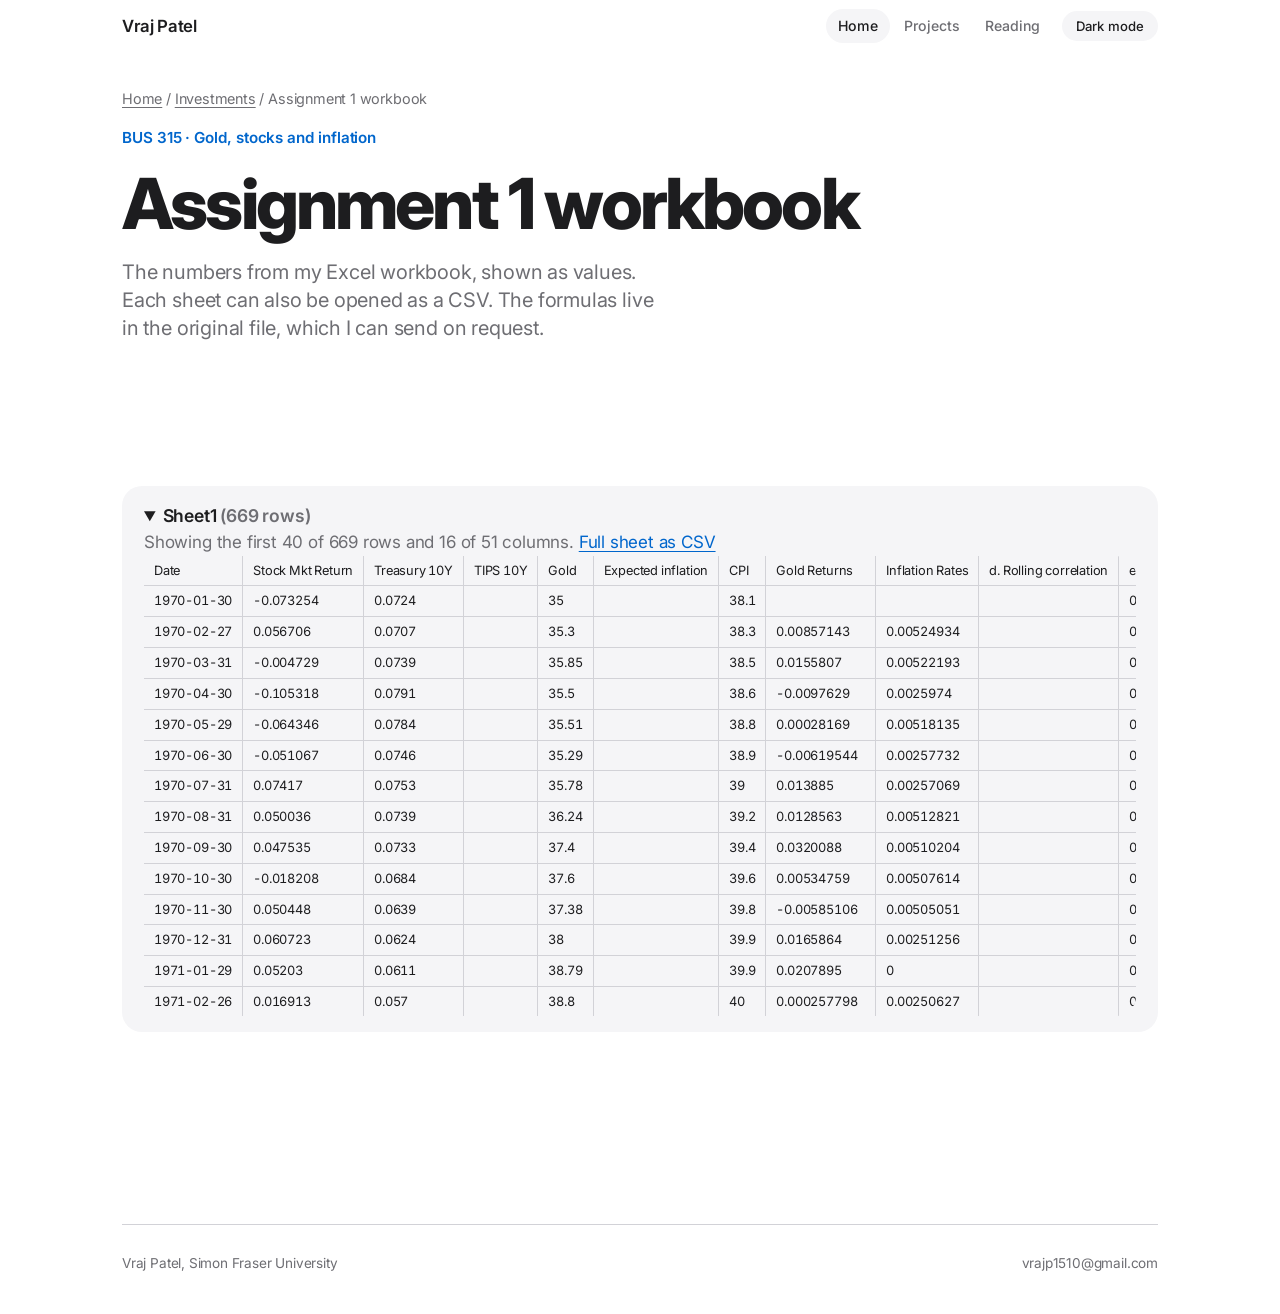
<file: a1-workbook.html>
<!doctype html><html lang="en"><head><meta charset="utf-8"><meta name="viewport" content="width=device-width,initial-scale=1"><title>Assignment 1 workbook</title></head><body><link rel="stylesheet" href="../style.css"><link rel="stylesheet" href="https://fonts.googleapis.com/css2?family=Inter:wght@400;500;600;700;800&display=swap">
<header class="top"><div class="topin"><a class="brand" href="../index.html">Vraj Patel</a><nav aria-label="Main"><a href="../index.html" aria-current="page">Home</a><a href="../projects.html">Projects</a><a href="../reading.html">Reading</a><button id="theme" type="button">Dark mode</button></nav></div></header>
<div class="wrap">
<main><div class="crumbs"><a href="../index.html">Home</a> / <a href="../courses/investments.html">Investments</a> / Assignment 1 workbook</div>
<div class="pagehead"><span class="tag">BUS 315 &middot; Gold, stocks and inflation</span><h1>Assignment 1 workbook</h1>
<p class="lede">The numbers from my Excel workbook, shown as values. Each sheet can also be opened as a CSV. The formulas live in the original file, which I can send on request.</p></div>
<section class="block"><details open><summary>Sheet1 <span class="muted">(669 rows)</span></summary><p class="muted">Showing the first 40 of 669 rows and 16 of 51 columns. <a href="../csv/a1_Sheet1.csv">Full sheet as CSV</a></p><div class="tablewrap sheet"><table><tbody><tr><td>Date</td><td>Stock Mkt Return</td><td>Treasury 10Y</td><td>TIPS 10Y</td><td>Gold</td><td>Expected inflation</td><td>CPI</td><td>Gold Returns</td><td>Inflation Rates</td><td>d. Rolling correlation </td><td>e. Real price of gold</td><td>Average Gold Return 48 months</td><td></td><td></td><td></td><td></td></tr><tr><td>1970-01-30</td><td>-0.073254</td><td>0.0724</td><td></td><td>35</td><td></td><td>38.1</td><td></td><td></td><td></td><td>0.918635</td><td>0.0363301</td><td></td><td></td><td></td><td></td></tr><tr><td>1970-02-27</td><td>0.056706</td><td>0.0707</td><td></td><td>35.3</td><td></td><td>38.3</td><td>0.00857143</td><td>0.00524934</td><td></td><td>0.921671</td><td>0.03601</td><td></td><td></td><td></td><td></td></tr><tr><td>1970-03-31</td><td>-0.004729</td><td>0.0739</td><td></td><td>35.85</td><td></td><td>38.5</td><td>0.0155807</td><td>0.00522193</td><td></td><td>0.931169</td><td>0.0353043</td><td></td><td></td><td></td><td></td></tr><tr><td>1970-04-30</td><td>-0.105318</td><td>0.0791</td><td></td><td>35.5</td><td></td><td>38.6</td><td>-0.0097629</td><td>0.0025974</td><td></td><td>0.919689</td><td>0.0335329</td><td></td><td></td><td></td><td></td></tr><tr><td>1970-05-29</td><td>-0.064346</td><td>0.0784</td><td></td><td>35.51</td><td></td><td>38.8</td><td>0.00028169</td><td>0.00518135</td><td></td><td>0.915206</td><td>0.0324607</td><td></td><td></td><td></td><td></td></tr><tr><td>1970-06-30</td><td>-0.051067</td><td>0.0746</td><td></td><td>35.29</td><td></td><td>38.9</td><td>-0.00619544</td><td>0.00257732</td><td></td><td>0.907198</td><td>0.0334632</td><td></td><td></td><td></td><td></td></tr><tr><td>1970-07-31</td><td>0.07417</td><td>0.0753</td><td></td><td>35.78</td><td></td><td>39</td><td>0.013885</td><td>0.00257069</td><td></td><td>0.917436</td><td>0.0337553</td><td></td><td></td><td></td><td></td></tr><tr><td>1970-08-31</td><td>0.050036</td><td>0.0739</td><td></td><td>36.24</td><td></td><td>39.2</td><td>0.0128563</td><td>0.00512821</td><td></td><td>0.92449</td><td>0.0324532</td><td></td><td></td><td></td><td></td></tr><tr><td>1970-09-30</td><td>0.047535</td><td>0.0733</td><td></td><td>37.4</td><td></td><td>39.4</td><td>0.0320088</td><td>0.00510204</td><td></td><td>0.949239</td><td>0.0348058</td><td></td><td></td><td></td><td></td></tr><tr><td>1970-10-30</td><td>-0.018208</td><td>0.0684</td><td></td><td>37.6</td><td></td><td>39.6</td><td>0.00534759</td><td>0.00507614</td><td></td><td>0.949495</td><td>0.0360658</td><td></td><td></td><td></td><td></td></tr><tr><td>1970-11-30</td><td>0.050448</td><td>0.0639</td><td></td><td>37.38</td><td></td><td>39.8</td><td>-0.00585106</td><td>0.00505051</td><td></td><td>0.939196</td><td>0.0365734</td><td></td><td></td><td></td><td></td></tr><tr><td>1970-12-31</td><td>0.060723</td><td>0.0624</td><td></td><td>38</td><td></td><td>39.9</td><td>0.0165864</td><td>0.00251256</td><td></td><td>0.952381</td><td>0.0354683</td><td></td><td></td><td></td><td></td></tr><tr><td>1971-01-29</td><td>0.05203</td><td>0.0611</td><td></td><td>38.79</td><td></td><td>39.9</td><td>0.0207895</td><td>0</td><td></td><td>0.97218</td><td>0.0357667</td><td></td><td></td><td></td><td></td></tr><tr><td>1971-02-26</td><td>0.016913</td><td>0.057</td><td></td><td>38.8</td><td></td><td>40</td><td>0.000257798</td><td>0.00250627</td><td></td><td>0.97</td><td>0.0348933</td><td></td><td></td><td></td><td></td></tr><tr><td>1971-03-31</td><td>0.044778</td><td>0.0583</td><td></td><td>39.6</td><td></td><td>40.1</td><td>0.0206186</td><td>0.0025</td><td></td><td>0.987531</td><td>0.0336997</td><td></td><td></td><td></td><td></td></tr><tr><td>1971-04-30</td><td>0.033332</td><td>0.0639</td><td></td><td>40.8</td><td></td><td>40.3</td><td>0.030303</td><td>0.00498753</td><td></td><td>1.01241</td><td>0.0333216</td><td></td><td></td><td></td><td></td></tr><tr><td>1971-05-28</td><td>-0.036409</td><td>0.0652</td><td></td><td>40.2</td><td></td><td>40.5</td><td>-0.0147059</td><td>0.00496278</td><td></td><td>0.992593</td><td>0.0324902</td><td></td><td></td><td></td><td></td></tr><tr><td>1971-06-30</td><td>0.003119</td><td>0.0673</td><td></td><td>42.48</td><td></td><td>40.6</td><td>0.0567164</td><td>0.00246914</td><td></td><td>1.04631</td><td>0.0328395</td><td></td><td></td><td></td><td></td></tr><tr><td>1971-07-30</td><td>-0.040283</td><td>0.0658</td><td></td><td>41</td><td></td><td>40.7</td><td>-0.0348399</td><td>0.00246305</td><td></td><td>1.00737</td><td>0.0310811</td><td></td><td></td><td></td><td></td></tr><tr><td>1971-08-31</td><td>0.042511</td><td>0.0614</td><td></td><td>42.48</td><td></td><td>40.8</td><td>0.0360976</td><td>0.002457</td><td></td><td>1.04118</td><td>0.0288541</td><td></td><td></td><td></td><td></td></tr><tr><td>1971-09-30</td><td>-0.005016</td><td>0.0593</td><td></td><td>42.4</td><td></td><td>40.9</td><td>-0.00188324</td><td>0.00245098</td><td></td><td>1.03667</td><td>0.0288776</td><td></td><td></td><td></td><td></td></tr><tr><td>1971-10-29</td><td>-0.040683</td><td>0.0581</td><td></td><td>43.55</td><td></td><td>41</td><td>0.0271226</td><td>0.00244499</td><td></td><td>1.0622</td><td>0.0281831</td><td></td><td></td><td></td><td></td></tr><tr><td>1971-11-30</td><td>-0.001262</td><td>0.0593</td><td></td><td>43.5</td><td></td><td>41.1</td><td>-0.00114811</td><td>0.00243902</td><td></td><td>1.05839</td><td>0.0279248</td><td></td><td></td><td></td><td></td></tr><tr><td>1971-12-31</td><td>0.091257</td><td>0.0595</td><td></td><td>46.95</td><td></td><td>41.2</td><td>0.0793103</td><td>0.00243309</td><td></td><td>1.13956</td><td>0.0261657</td><td></td><td></td><td></td><td></td></tr><tr><td>1972-01-31</td><td>0.028382</td><td>0.0608</td><td></td><td>48.4</td><td></td><td>41.4</td><td>0.0308839</td><td>0.00485437</td><td>-0.142644</td><td>1.16908</td><td>0.0252328</td><td></td><td></td><td></td><td></td></tr><tr><td>1972-02-29</td><td>0.031349</td><td>0.0607</td><td></td><td>48.38</td><td></td><td>41.4</td><td>-0.000413223</td><td>0</td><td>-0.0995326</td><td>1.1686</td><td>0.0241706</td><td></td><td></td><td></td><td></td></tr><tr><td>1972-03-30</td><td>0.008723</td><td>0.0619</td><td></td><td>49.5</td><td></td><td>41.5</td><td>0.0231501</td><td>0.00241546</td><td>-0.042019</td><td>1.19277</td><td>0.0239662</td><td></td><td></td><td></td><td></td></tr><tr><td>1972-04-28</td><td>0.005505</td><td>0.0613</td><td></td><td>59.3</td><td></td><td>41.6</td><td>0.19798</td><td>0.00240964</td><td>-0.0667135</td><td>1.42548</td><td>0.023032</td><td></td><td></td><td></td><td></td></tr><tr><td>1972-05-31</td><td>0.016375</td><td>0.0611</td><td></td><td>64.1</td><td></td><td>41.7</td><td>0.0809444</td><td>0.00240385</td><td>-0.0928175</td><td>1.53717</td><td>0.0187553</td><td></td><td></td><td></td><td></td></tr><tr><td>1972-06-30</td><td>-0.020897</td><td>0.0611</td><td></td><td>68.9</td><td></td><td>41.8</td><td>0.074883</td><td>0.00239808</td><td>-0.122518</td><td>1.64833</td><td>0.0152241</td><td></td><td></td><td></td><td></td></tr><tr><td>1972-07-31</td><td>-0.004254</td><td>0.0621</td><td></td><td>66.8</td><td></td><td>41.9</td><td>-0.030479</td><td>0.00239234</td><td>-0.14249</td><td>1.59427</td><td>0.0119982</td><td></td><td></td><td></td><td></td></tr><tr><td>1972-08-31</td><td>0.035966</td><td>0.0655</td><td></td><td>64.1</td><td></td><td>42.1</td><td>-0.0404192</td><td>0.00477327</td><td>-0.100123</td><td>1.52257</td><td>0.0152047</td><td></td><td></td><td></td><td></td></tr><tr><td>1972-09-29</td><td>-0.00767</td><td>0.0648</td><td></td><td>64.43</td><td></td><td>42.2</td><td>0.00514821</td><td>0.0023753</td><td>-0.183954</td><td>1.52678</td><td>0.0171194</td><td></td><td></td><td></td><td></td></tr><tr><td>1972-10-31</td><td>0.008676</td><td>0.0628</td><td></td><td>63.6</td><td></td><td>42.4</td><td>-0.0128822</td><td>0.00473934</td><td>-0.159714</td><td>1.5</td><td>0.0183159</td><td></td><td></td><td></td><td></td></tr><tr><td>1972-11-30</td><td>0.049764</td><td>0.0636</td><td></td><td>64.7</td><td></td><td>42.5</td><td>0.0172956</td><td>0.00235849</td><td>-0.164672</td><td>1.52235</td><td>0.0192769</td><td></td><td></td><td></td><td></td></tr><tr><td>1972-12-29</td><td>0.011243</td><td>0.0646</td><td></td><td>66</td><td></td><td>42.7</td><td>0.0200927</td><td>0.00470588</td><td>-0.163848</td><td>1.54567</td><td>0.0185523</td><td></td><td></td><td></td><td></td></tr><tr><td>1973-01-31</td><td>-0.027454</td><td>0.0664</td><td></td><td>85.3</td><td></td><td>43</td><td>0.292424</td><td>0.00702576</td><td>-0.188177</td><td>1.98372</td><td>0.0197103</td><td></td><td></td><td></td><td></td></tr><tr><td>1973-02-28</td><td>-0.04437</td><td>0.0671</td><td></td><td>90.25</td><td></td><td>43.4</td><td>0.0580305</td><td>0.00930233</td><td>0.304793</td><td>2.07949</td><td>0.0148256</td><td></td><td></td><td></td><td></td></tr><tr><td>1973-03-30</td><td>-0.007857</td><td>0.0667</td><td></td><td>90.7</td><td></td><td>43.7</td><td>0.00498615</td><td>0.00691244</td><td>0.265632</td><td>2.07551</td><td>0.0131918</td><td></td><td></td><td></td><td></td></tr></tbody></table></div></details></section></main>
<footer><span>Vraj Patel, Simon Fraser University</span><span>vrajp1510@gmail.com</span></footer>
</div><script>
(function(){try{if("scrollRestoration" in history)history.scrollRestoration="manual"}catch(e){}
function top(){if(!location.hash){window.scrollTo({top:0,left:0,behavior:"instant"});document.documentElement.scrollTop=0;document.body.scrollTop=0}}
top();addEventListener("pageshow",top);addEventListener("load",top);
})();
(function(){var r=document.documentElement,b=document.getElementById("theme");
function cur(){var t=r.getAttribute("data-theme");if(t)return t;return matchMedia("(prefers-color-scheme: dark)").matches?"dark":"light"}
try{var s=localStorage.getItem("vp-theme");if(s)r.setAttribute("data-theme",s)}catch(e){}
function lab(){b.textContent=cur()==="dark"?"Light mode":"Dark mode"}lab();
b.addEventListener("click",function(){var n=cur()==="dark"?"light":"dark";r.setAttribute("data-theme",n);try{localStorage.setItem("vp-theme",n)}catch(e){}lab()});
})();
(function(){var d=document,r=d.documentElement,rm=matchMedia("(prefers-reduced-motion: reduce)").matches;
r.classList.add("js");
var bar=d.createElement("div");bar.className="progress";d.body.appendChild(bar);
var bp=d.querySelector(".bphoto"),tick=false;
function onS(){tick=false;var h=r.scrollHeight-innerHeight,y=scrollY;bar.style.transform="scaleX("+(h>0?y/h:0)+")";if(bp&&!rm&&y<700)bp.style.transform="translate3d(0,"+(y*.12)+"px,0) scale(1.06)"}
addEventListener("scroll",function(){if(!tick){tick=true;requestAnimationFrame(onS)}},{passive:true});onS();
var els=d.querySelectorAll(".block,.card,.proj,.book,.chips li,figure,.pagehead,.files,details");
if("IntersectionObserver" in window&&!rm){var io=new IntersectionObserver(function(es){es.forEach(function(e){if(e.isIntersecting){e.target.classList.add("in");io.unobserve(e.target)}})},{threshold:.08,rootMargin:"0px 0px -6% 0px"});
els.forEach(function(el,i){var p=el.parentElement,k=0;if(p){var sib=p.children;for(var j=0;j<sib.length;j++){if(sib[j]===el){k=j;break}}}
el.classList.add("rv");el.style.transitionDelay=Math.min(k,6)*70+"ms";io.observe(el)})}
var ty=d.getElementById("typed");if(ty){var w=ty.getAttribute("data-w").split("|"),wi=0,ci=0,del=false;
if(rm){ty.textContent=w[0]}else{(function t(){var cur=w[wi];if(!del){ci++;ty.textContent=cur.slice(0,ci);if(ci===cur.length){del=true;return setTimeout(t,1600)}setTimeout(t,70)}else{ci--;ty.textContent=cur.slice(0,ci);if(ci===0){del=false;wi=(wi+1)%w.length;return setTimeout(t,300)}setTimeout(t,35)}})()}}
d.addEventListener("click",function(e){var a=e.target.closest&&e.target.closest("a[href]");if(!a||e.defaultPrevented||e.metaKey||e.ctrlKey||e.shiftKey||e.button||a.target||rm)return;
var u=a.getAttribute("href");if(!u||u.charAt(0)==="#"||/^(https?:|mailto:)/.test(u)||/\.(pdf|csv)$/.test(u))return;
e.preventDefault();r.classList.add("leaving");setTimeout(function(){location.href=a.href},220)});
addEventListener("pageshow",function(e){if(e.persisted)r.classList.remove("leaving")});
})();
(function(){var d=document,rm=matchMedia("(prefers-reduced-motion: reduce)").matches,h=d.querySelector("header.top"),ht=d.querySelector(".banner .herotext");
function hs(){var y=scrollY;if(h)h.classList.toggle("scrolled",y>8);if(ht&&!rm&&y<900){var p=Math.min(y/520,1);ht.style.opacity=1-p*.9;ht.style.transform="translate3d(0,"+(y*.18)+"px,0)"}}
var st=d.getElementById("stmt");if(st){var ws=st.textContent.trim().split(" ");st.innerHTML=ws.map(function(w){return "<span>"+w+"</span>"}).join(" ");var sp=st.querySelectorAll("span");
function sw(){var r=st.getBoundingClientRect(),vh=innerHeight,p=(vh*.85-r.top)/(vh*.55+r.height*.5);p=Math.max(0,Math.min(1,p));var n=p*sp.length;for(var i=0;i<sp.length;i++){var o=Math.max(.16,Math.min(1,n-i+.4));sp[i].style.opacity=rm?1:o}}
addEventListener("scroll",sw,{passive:true});addEventListener("resize",sw);sw()}
addEventListener("scroll",hs,{passive:true});hs();
var cs=d.querySelectorAll("[data-count]");if(cs.length&&"IntersectionObserver" in window&&!rm){var co=new IntersectionObserver(function(es){es.forEach(function(e){if(!e.isIntersecting)return;co.unobserve(e.target);var el=e.target,to=+el.getAttribute("data-count"),t0=performance.now();(function f(t){var k=Math.min((t-t0)/1400,1),v=1-Math.pow(1-k,4);el.textContent=Math.round(to*v);if(k<1)requestAnimationFrame(f)})(t0)})},{threshold:.6});cs.forEach(function(c){c.textContent="0";co.observe(c)})}
})();
(function(){var d=document;function wire(listSel,attr,itemSel){var seg=d.querySelector(".seg");if(!seg)return;
var items=d.querySelectorAll(itemSel);seg.addEventListener("click",function(e){var b=e.target.closest("button");if(!b)return;
seg.querySelectorAll("button").forEach(function(x){x.classList.toggle("on",x===b)});var f=b.getAttribute("data-f");
items.forEach(function(it){var show=f==="all"||it.getAttribute(attr)===f;it.classList.toggle("off",!show)})})}
if(d.getElementById("pgrid"))wire("#pgrid","data-cat",".pc,section[data-cat]");else if(d.getElementById("shelf"))wire("#shelf","data-t",".book")})();
</script></body></html>
</file>
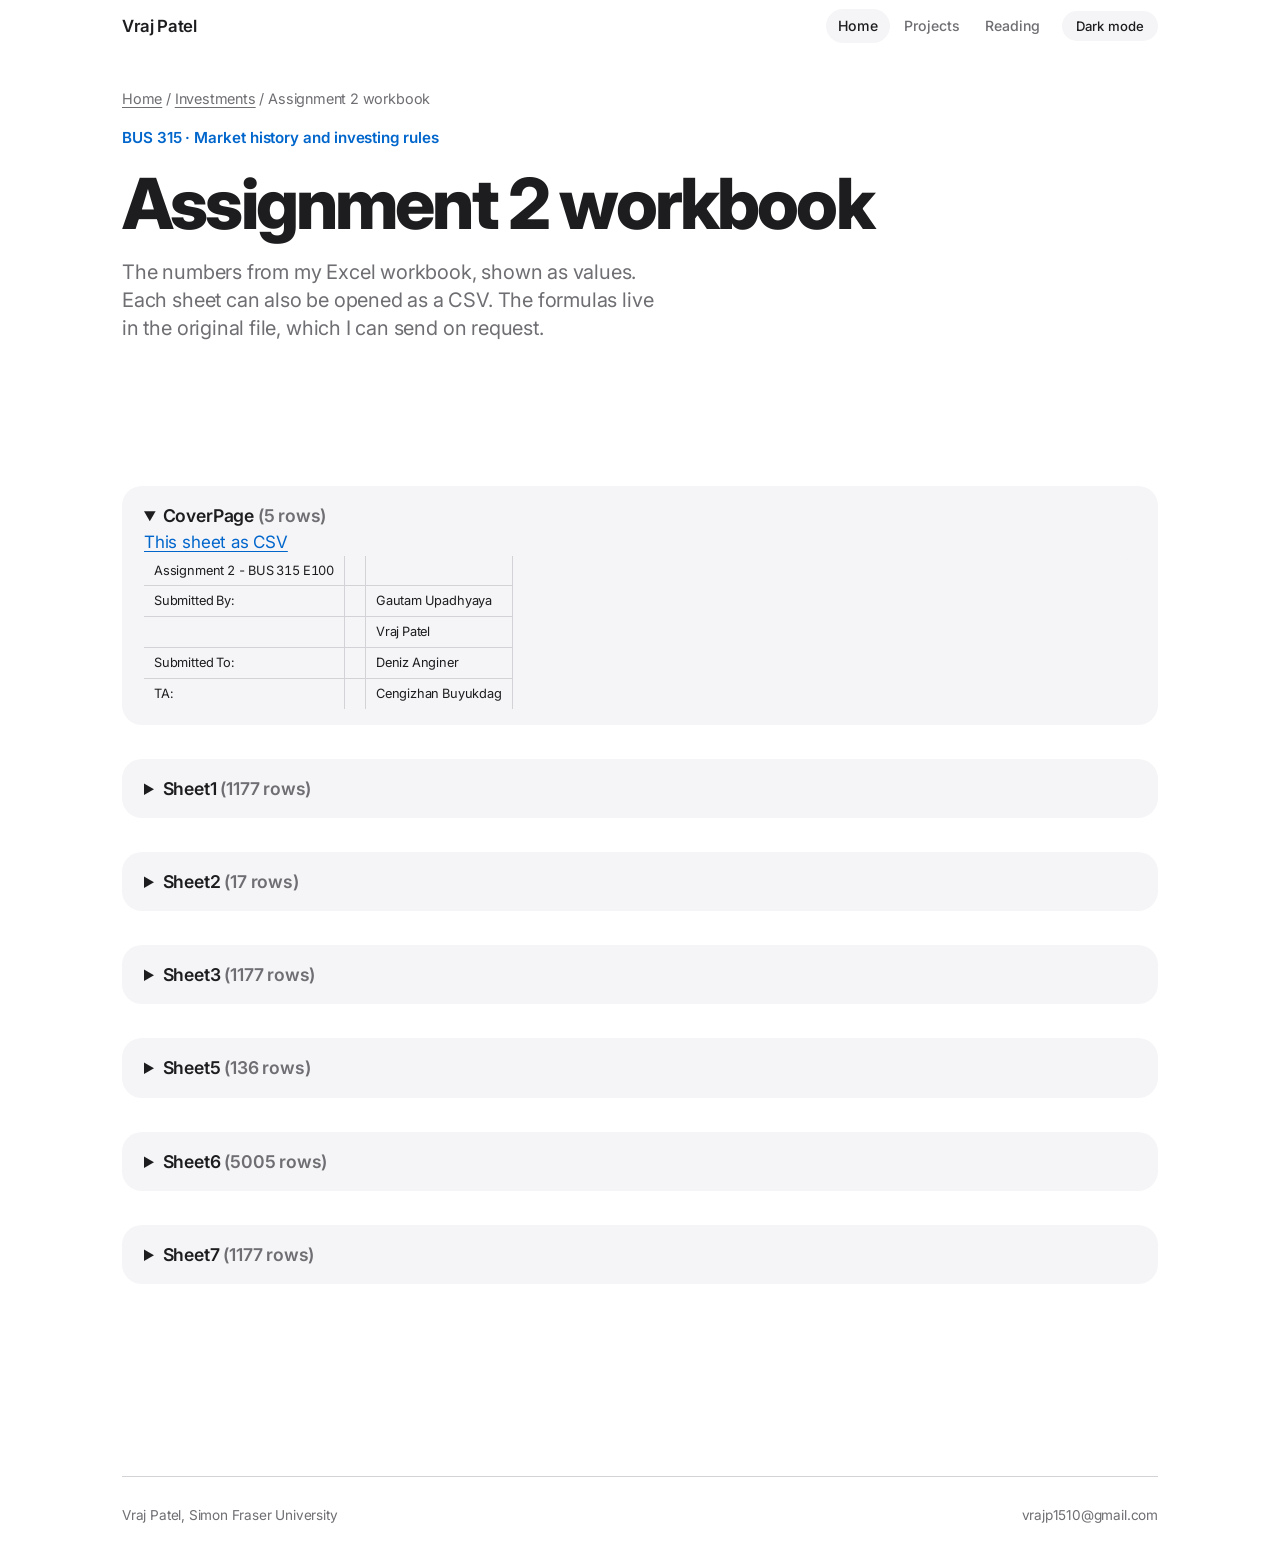
<file: a2-workbook.html>
<!doctype html><html lang="en"><head><meta charset="utf-8"><meta name="viewport" content="width=device-width,initial-scale=1"><title>Assignment 2 workbook</title></head><body><link rel="stylesheet" href="../style.css"><link rel="stylesheet" href="https://fonts.googleapis.com/css2?family=Inter:wght@400;500;600;700;800&display=swap">
<header class="top"><div class="topin"><a class="brand" href="../index.html">Vraj Patel</a><nav aria-label="Main"><a href="../index.html" aria-current="page">Home</a><a href="../projects.html">Projects</a><a href="../reading.html">Reading</a><button id="theme" type="button">Dark mode</button></nav></div></header>
<div class="wrap">
<main><div class="crumbs"><a href="../index.html">Home</a> / <a href="../courses/investments.html">Investments</a> / Assignment 2 workbook</div>
<div class="pagehead"><span class="tag">BUS 315 &middot; Market history and investing rules</span><h1>Assignment 2 workbook</h1>
<p class="lede">The numbers from my Excel workbook, shown as values. Each sheet can also be opened as a CSV. The formulas live in the original file, which I can send on request.</p></div>
<section class="block"><details open><summary>CoverPage <span class="muted">(5 rows)</span></summary><p class="muted"><a href="../csv/a2_CoverPage.csv">This sheet as CSV</a></p><div class="tablewrap sheet"><table><tbody><tr><td>Assignment 2 - BUS 315 E100</td><td></td><td></td></tr><tr><td>Submitted By: </td><td></td><td>Gautam Upadhyaya</td></tr><tr><td></td><td></td><td>Vraj Patel</td></tr><tr><td>Submitted To: </td><td></td><td>Deniz Anginer</td></tr><tr><td>TA:</td><td></td><td>Cengizhan Buyukdag</td></tr></tbody></table></div></details><details ><summary>Sheet1 <span class="muted">(1177 rows)</span></summary><p class="muted">Showing the first 40 of 1177 rows. <a href="../csv/a2_Sheet1.csv">Full sheet as CSV</a></p><div class="tablewrap sheet"><table><tbody><tr><td>Sin</td><td>Date</td><td>year</td><td>month</td><td>Market Return</td><td>Risk free Return</td><td>Market Return + 1</td><td>Risk free Return + 1</td><td>PART 1</td><td></td><td></td><td></td><td></td><td></td></tr><tr><td>1</td><td>1927-01-31</td><td>1927</td><td>1</td><td>0.0019</td><td>0.0025</td><td>1.0019</td><td>1.0025</td><td>Q 1</td><td>Portfolio Value </td><td>100000</td><td>Year</td><td>Tax free</td><td>Taxable</td></tr><tr><td>2</td><td>1927-02-28</td><td>1927</td><td>2</td><td>0.0444</td><td>0.0026</td><td>1.0444</td><td>1.0026</td><td></td><td>Return</td><td>0.08</td><td>1</td><td>108000</td><td>106400</td></tr><tr><td>3</td><td>1927-03-31</td><td>1927</td><td>3</td><td>0.0043</td><td>0.003</td><td>1.0043</td><td>1.003</td><td></td><td>Tax</td><td>0.2</td><td>2</td><td>116640</td><td>113210</td></tr><tr><td>4</td><td>1927-04-30</td><td>1927</td><td>4</td><td>0.0071</td><td>0.0025</td><td>1.0071</td><td>1.0025</td><td></td><td>After tax Return</td><td>0.064</td><td>3</td><td>125971</td><td>120455</td></tr><tr><td>5</td><td>1927-05-31</td><td>1927</td><td>5</td><td>0.0574</td><td>0.003</td><td>1.0574</td><td>1.003</td><td></td><td></td><td></td><td>4</td><td>136049</td><td>128164</td></tr><tr><td>6</td><td>1927-06-30</td><td>1927</td><td>6</td><td>-0.0208</td><td>0.0026</td><td>0.9792</td><td>1.0026</td><td></td><td></td><td></td><td>5</td><td>146933</td><td>136367</td></tr><tr><td>7</td><td>1927-07-30</td><td>1927</td><td>7</td><td>0.0756</td><td>0.003</td><td>1.0756</td><td>1.003</td><td></td><td></td><td></td><td>6</td><td>158687</td><td>145094</td></tr><tr><td>8</td><td>1927-08-31</td><td>1927</td><td>8</td><td>0.0225</td><td>0.0028</td><td>1.0225</td><td>1.0028</td><td></td><td></td><td></td><td>7</td><td>171382</td><td>154380</td></tr><tr><td>9</td><td>1927-09-30</td><td>1927</td><td>9</td><td>0.0497</td><td>0.0021</td><td>1.0497</td><td>1.0021</td><td></td><td></td><td></td><td>8</td><td>185093</td><td>164260</td></tr><tr><td>10</td><td>1927-10-31</td><td>1927</td><td>10</td><td>-0.0406</td><td>0.0025</td><td>0.9594</td><td>1.0025</td><td></td><td></td><td></td><td>9</td><td>199900</td><td>174773</td></tr><tr><td>11</td><td>1927-11-30</td><td>1927</td><td>11</td><td>0.0679</td><td>0.0021</td><td>1.0679</td><td>1.0021</td><td></td><td></td><td></td><td>10</td><td>215892</td><td>185959</td></tr><tr><td>12</td><td>1927-12-31</td><td>1927</td><td>12</td><td>0.0231</td><td>0.0022</td><td>1.0231</td><td>1.0022</td><td></td><td>Final return</td><td>Portfolio value after tax </td><td></td><td>192714</td><td>185959</td></tr><tr><td>13</td><td>1928-01-31</td><td>1928</td><td>1</td><td>-0.0043</td><td>0.0025</td><td>0.9957</td><td>1.0025</td><td></td><td></td><td></td><td></td><td></td><td></td></tr><tr><td>14</td><td>1928-02-29</td><td>1928</td><td>2</td><td>-0.0137</td><td>0.0033</td><td>0.9863</td><td>1.0033</td><td>Q 2</td><td>Portfolio Value </td><td>100000</td><td>Year</td><td>Tax free</td><td>taxable </td></tr><tr><td>15</td><td>1928-03-31</td><td>1928</td><td>3</td><td>0.091</td><td>0.0029</td><td>1.091</td><td>1.0029</td><td></td><td>Return</td><td>0.08</td><td>1</td><td>108000</td><td>108000</td></tr><tr><td>16</td><td>1928-04-30</td><td>1928</td><td>4</td><td>0.0445</td><td>0.0022</td><td>1.0445</td><td>1.0022</td><td></td><td>Tax</td><td>0.2</td><td>2</td><td>116640</td><td>116640</td></tr><tr><td>17</td><td>1928-05-31</td><td>1928</td><td>5</td><td>0.0184</td><td>0.0032</td><td>1.0184</td><td>1.0032</td><td></td><td>After tax Return</td><td>0.064</td><td>3</td><td>125971</td><td>125971</td></tr><tr><td>18</td><td>1928-06-30</td><td>1928</td><td>6</td><td>-0.0454</td><td>0.0031</td><td>0.9546</td><td>1.0031</td><td></td><td></td><td></td><td>4</td><td>136049</td><td>136049</td></tr><tr><td>19</td><td>1928-07-31</td><td>1928</td><td>7</td><td>0.0094</td><td>0.0032</td><td>1.0094</td><td>1.0032</td><td></td><td></td><td></td><td>5</td><td>146933</td><td>146933</td></tr><tr><td>20</td><td>1928-08-31</td><td>1928</td><td>8</td><td>0.07</td><td>0.0032</td><td>1.07</td><td>1.0032</td><td></td><td></td><td></td><td>6</td><td>158687</td><td>158687</td></tr><tr><td>21</td><td>1928-09-29</td><td>1928</td><td>9</td><td>0.0315</td><td>0.0027</td><td>1.0315</td><td>1.0027</td><td></td><td></td><td></td><td>7</td><td>171382</td><td>171382</td></tr><tr><td>22</td><td>1928-10-31</td><td>1928</td><td>10</td><td>0.0174</td><td>0.0041</td><td>1.0174</td><td>1.0041</td><td></td><td></td><td></td><td>8</td><td>185093</td><td>185093</td></tr><tr><td>23</td><td>1928-11-30</td><td>1928</td><td>11</td><td>0.1219</td><td>0.0038</td><td>1.1219</td><td>1.0038</td><td></td><td></td><td></td><td>9</td><td>199900</td><td>199900</td></tr><tr><td>24</td><td>1928-12-31</td><td>1928</td><td>12</td><td>0.0042</td><td>0.0006</td><td>1.0042</td><td>1.0006</td><td></td><td></td><td></td><td>10</td><td>215892</td><td>215892</td></tr><tr><td>25</td><td>1929-01-31</td><td>1929</td><td>1</td><td>0.05</td><td>0.0034</td><td>1.05</td><td>1.0034</td><td></td><td></td><td></td><td>Final Return</td><td>215892</td><td>172714</td></tr><tr><td>26</td><td>1929-02-28</td><td>1929</td><td>2</td><td>0.0002</td><td>0.0036</td><td>1.0002</td><td>1.0036</td><td></td><td>Final return</td><td>Portfolio value after tax </td><td></td><td>192714</td><td>172714</td></tr><tr><td>27</td><td>1929-03-28</td><td>1929</td><td>3</td><td>-0.0055</td><td>0.0034</td><td>0.9945</td><td>1.0034</td><td>Q 3</td><td>It does not fully make sense to directly compare earnings yields (E/P) to bond yields because, From the pricing equation, this tells us that the earnings yield depends on two key factors: the required return on equity (r), which includes the risk-free rate plus an equity risk premium, and the expected growth rate of earnings (g). In contrast, the yield on a 10-year Treasury bond reflects only the risk-free rate and does not include any growth component. Since equities are risky and offer growth potential, while Treasuries are essentially risk-free with fixed payments, comparing E/P directly to bond yields ignores important differences such as expected earnings growth, the equity risk premium, and overall risk. Only in the unrealistic case where growth is zero and risk premia are ignored, would the earnings yield roughly match a bond yield. Therefore, although the comparison might provide a rough sense of market conditions, it is theoretically incomplete and potentially misleading.</td><td></td><td></td><td></td><td></td></tr><tr><td>28</td><td>1929-04-30</td><td>1929</td><td>4</td><td>0.0179</td><td>0.0036</td><td>1.0179</td><td>1.0036</td><td></td><td></td><td></td><td></td><td></td><td></td></tr><tr><td>29</td><td>1929-05-31</td><td>1929</td><td>5</td><td>-0.0595</td><td>0.0044</td><td>0.9405</td><td>1.0044</td><td></td><td></td><td></td><td></td><td></td><td></td></tr><tr><td>30</td><td>1929-06-29</td><td>1929</td><td>6</td><td>0.1022</td><td>0.0052</td><td>1.1022</td><td>1.0052</td><td></td><td></td><td></td><td></td><td></td><td></td></tr><tr><td>31</td><td>1929-07-31</td><td>1929</td><td>7</td><td>0.0479</td><td>0.0033</td><td>1.0479</td><td>1.0033</td><td></td><td></td><td></td><td></td><td></td><td></td></tr><tr><td>32</td><td>1929-08-30</td><td>1929</td><td>8</td><td>0.0858</td><td>0.004</td><td>1.0858</td><td>1.004</td><td></td><td></td><td></td><td></td><td></td><td></td></tr><tr><td>33</td><td>1929-09-30</td><td>1929</td><td>9</td><td>-0.0512</td><td>0.0035</td><td>0.9488</td><td>1.0035</td><td></td><td></td><td></td><td></td><td></td><td></td></tr><tr><td>34</td><td>1929-10-31</td><td>1929</td><td>10</td><td>-0.1966</td><td>0.0046</td><td>0.8034</td><td>1.0046</td><td></td><td></td><td></td><td></td><td></td><td></td></tr><tr><td>35</td><td>1929-11-27</td><td>1929</td><td>11</td><td>-0.1237</td><td>0.0037</td><td>0.8763</td><td>1.0037</td><td></td><td></td><td></td><td></td><td></td><td></td></tr><tr><td>36</td><td>1929-12-31</td><td>1929</td><td>12</td><td>0.017</td><td>0.0037</td><td>1.017</td><td>1.0037</td><td></td><td></td><td></td><td></td><td></td><td></td></tr><tr><td>37</td><td>1930-01-31</td><td>1930</td><td>1</td><td>0.0575</td><td>0.0014</td><td>1.0575</td><td>1.0014</td><td></td><td></td><td></td><td></td><td></td><td></td></tr><tr><td>38</td><td>1930-02-28</td><td>1930</td><td>2</td><td>0.028</td><td>0.003</td><td>1.028</td><td>1.003</td><td></td><td></td><td></td><td></td><td></td><td></td></tr><tr><td>39</td><td>1930-03-31</td><td>1930</td><td>3</td><td>0.0745</td><td>0.0035</td><td>1.0745</td><td>1.0035</td><td></td><td></td><td></td><td></td><td></td><td></td></tr></tbody></table></div></details><details ><summary>Sheet2 <span class="muted">(17 rows)</span></summary><p class="muted"><a href="../csv/a2_Sheet2.csv">This sheet as CSV</a></p><div class="tablewrap sheet"><table><tbody><tr><td></td><td></td></tr><tr><td></td><td></td></tr><tr><td>month</td><td>Average of Market Return</td></tr><tr><td>1</td><td>0.0146429</td></tr><tr><td>2</td><td>0.00595918</td></tr><tr><td>3</td><td>0.00752347</td></tr><tr><td>4</td><td>0.0133786</td></tr><tr><td>5</td><td>0.0054551</td></tr><tr><td>6</td><td>0.00925918</td></tr><tr><td>7</td><td>0.0168245</td></tr><tr><td>8</td><td>0.0112214</td></tr><tr><td>9</td><td>-0.00834796</td></tr><tr><td>10</td><td>0.0046051</td></tr><tr><td>11</td><td>0.0181031</td></tr><tr><td>12</td><td>0.015751</td></tr><tr><td>(blank)</td><td></td></tr><tr><td>Grand Total</td><td>0.00953129</td></tr></tbody></table></div></details><details ><summary>Sheet3 <span class="muted">(1177 rows)</span></summary><p class="muted">Showing the first 40 of 1177 rows. <a href="../csv/a2_Sheet3.csv">Full sheet as CSV</a></p><div class="tablewrap sheet"><table><tbody><tr><td>Market Return</td><td>Market Return</td><td></td><td></td><td></td><td></td><td></td><td></td><td></td><td></td><td></td><td></td><td></td><td></td><td></td><td></td></tr><tr><td>0</td><td>0</td><td></td><td></td><td></td><td>value of a $1 invested in the stock market if you exclude the worst 12 months of returns</td><td></td><td></td><td></td><td></td><td></td><td></td><td></td><td></td><td></td><td>182367</td></tr><tr><td>0</td><td>0</td><td></td><td></td><td></td><td>value of a $1 invested in the stock market if you exclude the best 12 months of returns</td><td></td><td></td><td></td><td></td><td></td><td></td><td></td><td></td><td></td><td>1338.2</td></tr><tr><td>0</td><td>0</td><td></td><td></td><td></td><td></td><td></td><td></td><td></td><td></td><td></td><td></td><td></td><td></td><td></td><td></td></tr><tr><td>0</td><td>0</td><td></td><td></td><td></td><td></td><td></td><td></td><td></td><td></td><td></td><td></td><td></td><td></td><td></td><td></td></tr><tr><td>0</td><td>0</td><td></td><td></td><td></td><td></td><td></td><td></td><td></td><td></td><td></td><td></td><td></td><td></td><td></td><td></td></tr><tr><td>0</td><td>0</td><td></td><td></td><td></td><td></td><td></td><td></td><td></td><td></td><td></td><td></td><td></td><td></td><td></td><td></td></tr><tr><td>0</td><td>0</td><td></td><td></td><td></td><td></td><td></td><td></td><td></td><td></td><td></td><td></td><td></td><td></td><td></td><td></td></tr><tr><td>0</td><td>0</td><td></td><td></td><td></td><td></td><td></td><td></td><td></td><td></td><td></td><td></td><td></td><td></td><td></td><td></td></tr><tr><td>0</td><td>0</td><td></td><td></td><td></td><td></td><td></td><td></td><td></td><td></td><td></td><td></td><td></td><td></td><td></td><td></td></tr><tr><td>0</td><td>0</td><td></td><td></td><td></td><td></td><td></td><td></td><td></td><td></td><td></td><td></td><td></td><td></td><td></td><td></td></tr><tr><td>0</td><td>0</td><td></td><td></td><td></td><td></td><td></td><td></td><td></td><td></td><td></td><td></td><td></td><td></td><td></td><td></td></tr><tr><td>0</td><td>0</td><td></td><td></td><td></td><td></td><td></td><td></td><td></td><td></td><td></td><td></td><td></td><td></td><td></td><td></td></tr><tr><td>-0.1341</td><td>0.1289</td><td></td><td></td><td></td><td></td><td></td><td></td><td></td><td></td><td></td><td></td><td></td><td></td><td></td><td></td></tr><tr><td>-0.1326</td><td>0.1265</td><td></td><td></td><td></td><td></td><td></td><td></td><td></td><td></td><td></td><td></td><td></td><td></td><td></td><td></td></tr><tr><td>-0.1315</td><td>0.1263</td><td></td><td></td><td></td><td></td><td></td><td></td><td></td><td></td><td></td><td></td><td></td><td></td><td></td><td></td></tr><tr><td>-0.1315</td><td>0.1248</td><td></td><td></td><td></td><td></td><td></td><td></td><td></td><td></td><td></td><td></td><td></td><td></td><td></td><td></td></tr><tr><td>-0.1253</td><td>0.1219</td><td></td><td></td><td></td><td></td><td></td><td></td><td></td><td></td><td></td><td></td><td></td><td></td><td></td><td></td></tr><tr><td>-0.1237</td><td>0.1208</td><td></td><td></td><td></td><td></td><td></td><td></td><td></td><td></td><td></td><td></td><td></td><td></td><td></td><td></td></tr><tr><td>-0.1219</td><td>0.119</td><td></td><td></td><td></td><td></td><td></td><td></td><td></td><td></td><td></td><td></td><td></td><td></td><td></td><td></td></tr><tr><td>-0.12</td><td>0.1189</td><td></td><td></td><td></td><td></td><td></td><td></td><td></td><td></td><td></td><td></td><td></td><td></td><td></td><td></td></tr><tr><td>-0.1169</td><td>0.1135</td><td></td><td></td><td></td><td></td><td></td><td></td><td></td><td></td><td></td><td></td><td></td><td></td><td></td><td></td></tr><tr><td>-0.1123</td><td>0.1122</td><td></td><td></td><td></td><td></td><td></td><td></td><td></td><td></td><td></td><td></td><td></td><td></td><td></td><td></td></tr><tr><td>-0.1105</td><td>0.1111</td><td></td><td></td><td></td><td></td><td></td><td></td><td></td><td></td><td></td><td></td><td></td><td></td><td></td><td></td></tr><tr><td>-0.1096</td><td>0.1107</td><td></td><td></td><td></td><td></td><td></td><td></td><td></td><td></td><td></td><td></td><td></td><td></td><td></td><td></td></tr><tr><td>-0.1095</td><td>0.1092</td><td></td><td></td><td></td><td></td><td></td><td></td><td></td><td></td><td></td><td></td><td></td><td></td><td></td><td></td></tr><tr><td>-0.1063</td><td>0.1055</td><td></td><td></td><td></td><td></td><td></td><td></td><td></td><td></td><td></td><td></td><td></td><td></td><td></td><td></td></tr><tr><td>-0.105</td><td>0.1024</td><td></td><td></td><td></td><td></td><td></td><td></td><td></td><td></td><td></td><td></td><td></td><td></td><td></td><td></td></tr><tr><td>-0.1021</td><td>0.1022</td><td></td><td></td><td></td><td></td><td></td><td></td><td></td><td></td><td></td><td></td><td></td><td></td><td></td><td></td></tr><tr><td>-0.1021</td><td>0.102</td><td></td><td></td><td></td><td></td><td></td><td></td><td></td><td></td><td></td><td></td><td></td><td></td><td></td><td></td></tr><tr><td>-0.1014</td><td>0.0999</td><td></td><td></td><td></td><td></td><td></td><td></td><td></td><td></td><td></td><td></td><td></td><td></td><td></td><td></td></tr><tr><td>-0.1009</td><td>0.0965</td><td></td><td></td><td></td><td></td><td></td><td></td><td></td><td></td><td></td><td></td><td></td><td></td><td></td><td></td></tr><tr><td>-0.099</td><td>0.0955</td><td></td><td></td><td></td><td></td><td></td><td></td><td></td><td></td><td></td><td></td><td></td><td></td><td></td><td></td></tr><tr><td>-0.0967</td><td>0.0948</td><td></td><td></td><td></td><td></td><td></td><td></td><td></td><td></td><td></td><td></td><td></td><td></td><td></td><td></td></tr><tr><td>-0.0961</td><td>0.0944</td><td></td><td></td><td></td><td></td><td></td><td></td><td></td><td></td><td></td><td></td><td></td><td></td><td></td><td></td></tr><tr><td>-0.0959</td><td>0.0932</td><td></td><td></td><td></td><td></td><td></td><td></td><td></td><td></td><td></td><td></td><td></td><td></td><td></td><td></td></tr><tr><td>-0.0949</td><td>0.091</td><td></td><td></td><td></td><td></td><td></td><td></td><td></td><td></td><td></td><td></td><td></td><td></td><td></td><td></td></tr><tr><td>-0.0941</td><td>0.091</td><td></td><td></td><td></td><td></td><td></td><td></td><td></td><td></td><td></td><td></td><td></td><td></td><td></td><td></td></tr><tr><td>-0.0936</td><td>0.0908</td><td></td><td></td><td></td><td></td><td></td><td></td><td></td><td></td><td></td><td></td><td></td><td></td><td></td><td></td></tr><tr><td>-0.0926</td><td>0.0907</td><td></td><td></td><td></td><td></td><td></td><td></td><td></td><td></td><td></td><td></td><td></td><td></td><td></td><td></td></tr></tbody></table></div></details><details ><summary>Sheet5 <span class="muted">(136 rows)</span></summary><p class="muted">Showing the first 40 of 136 rows and 16 of 21 columns. <a href="../csv/a2_Sheet5.csv">Full sheet as CSV</a></p><div class="tablewrap sheet"><table><tbody><tr><td></td><td></td><td></td><td></td><td></td><td></td><td></td><td></td><td></td><td></td><td></td><td></td><td></td><td></td><td></td><td></td></tr><tr><td></td><td></td><td></td><td></td><td></td><td></td><td></td><td></td><td></td><td></td><td></td><td></td><td></td><td></td><td></td><td></td></tr><tr><td>Sum of Market Return + 1</td><td>month</td><td></td><td></td><td></td><td></td><td></td><td></td><td></td><td></td><td></td><td></td><td></td><td></td><td></td><td></td></tr><tr><td>year</td><td>1</td><td>2</td><td>3</td><td>4</td><td>5</td><td>6</td><td>7</td><td>8</td><td>9</td><td>10</td><td>11</td><td>12</td><td>(blank)</td><td>Grand Total</td><td></td></tr><tr><td>1927</td><td>1.0019</td><td>1.0444</td><td>1.0043</td><td>1.0071</td><td>1.0574</td><td>0.9792</td><td>1.0756</td><td>1.0225</td><td>1.0497</td><td>0.9594</td><td>1.0679</td><td>1.0231</td><td></td><td>12.2925</td><td></td></tr><tr><td>1928</td><td>0.9957</td><td>0.9863</td><td>1.091</td><td>1.0445</td><td>1.0184</td><td>0.9546</td><td>1.0094</td><td>1.07</td><td>1.0315</td><td>1.0174</td><td>1.1219</td><td>1.0042</td><td></td><td>12.3449</td><td></td></tr><tr><td>1929</td><td>1.05</td><td>1.0002</td><td>0.9945</td><td>1.0179</td><td>0.9405</td><td>1.1022</td><td>1.0479</td><td>1.0858</td><td>0.9488</td><td>0.8034</td><td>0.8763</td><td>1.017</td><td></td><td>11.8845</td><td></td></tr><tr><td>1930</td><td>1.0575</td><td>1.028</td><td>1.0745</td><td>0.9815</td><td>0.986</td><td>0.84</td><td>1.0432</td><td>1.0039</td><td>0.8747</td><td>0.9131</td><td>0.9709</td><td>0.9231</td><td></td><td>11.6964</td><td></td></tr><tr><td>1931</td><td>1.0639</td><td>1.1092</td><td>0.937</td><td>0.901</td><td>0.8685</td><td>1.1398</td><td>0.9344</td><td>1.0044</td><td>0.709</td><td>1.0814</td><td>0.9109</td><td>0.8659</td><td></td><td>11.5254</td><td></td></tr><tr><td>1932</td><td>0.9865</td><td>1.0569</td><td>0.8895</td><td>0.8215</td><td>0.7955</td><td>0.9932</td><td>1.3387</td><td>1.3709</td><td>0.9709</td><td>0.8685</td><td>0.9414</td><td>1.0441</td><td></td><td>12.0776</td><td></td></tr><tr><td>1933</td><td>1.0126</td><td>0.8473</td><td>1.0333</td><td>1.3895</td><td>1.2147</td><td>1.1313</td><td>0.9039</td><td>1.1208</td><td>0.8937</td><td>0.9165</td><td>1.0999</td><td>1.0185</td><td></td><td>12.582</td><td></td></tr><tr><td>1934</td><td>1.1265</td><td>0.9752</td><td>1.0011</td><td>0.9822</td><td>0.9276</td><td>1.0265</td><td>0.8905</td><td>1.0559</td><td>0.9978</td><td>0.9835</td><td>1.0834</td><td>1.0037</td><td></td><td>12.0539</td><td></td></tr><tr><td>1935</td><td>0.9656</td><td>0.9808</td><td>0.9633</td><td>1.0907</td><td>1.0348</td><td>1.0594</td><td>1.0752</td><td>1.0266</td><td>1.0264</td><td>1.0704</td><td>1.049</td><td>1.0457</td><td></td><td>12.3879</td><td></td></tr><tr><td>1936</td><td>1.069</td><td>1.025</td><td>1.0101</td><td>0.9188</td><td>1.0521</td><td>1.0243</td><td>1.0668</td><td>1.0101</td><td>1.0099</td><td>1.0714</td><td>1.0328</td><td>1.0021</td><td></td><td>12.2924</td><td></td></tr><tr><td>1937</td><td>1.0336</td><td>1.0111</td><td>0.9974</td><td>0.9267</td><td>0.9923</td><td>0.9582</td><td>1.0894</td><td>0.9516</td><td>0.8643</td><td>0.9041</td><td>0.9171</td><td>0.9576</td><td></td><td>11.6034</td><td></td></tr><tr><td>1938</td><td>1.0049</td><td>1.0584</td><td>0.7617</td><td>1.1452</td><td>0.9617</td><td>1.2387</td><td>1.0733</td><td>0.9733</td><td>1.0083</td><td>1.0781</td><td>0.9822</td><td>1.0419</td><td></td><td>12.3277</td><td></td></tr><tr><td>1939</td><td>0.9403</td><td>1.0352</td><td>0.88</td><td>0.9982</td><td>1.0681</td><td>0.947</td><td>1.1024</td><td>0.9331</td><td>1.1689</td><td>0.9947</td><td>0.9638</td><td>1.0303</td><td></td><td>12.062</td><td></td></tr><tr><td>1940</td><td>0.9759</td><td>1.0144</td><td>1.0205</td><td>1.0022</td><td>0.7803</td><td>1.0667</td><td>1.0317</td><td>1.0218</td><td>1.0239</td><td>1.0302</td><td>0.9839</td><td>1.0069</td><td></td><td>11.9584</td><td></td></tr><tr><td>1941</td><td>0.9582</td><td>0.9856</td><td>1.0085</td><td>0.9453</td><td>1.0139</td><td>1.0583</td><td>1.059</td><td>0.9984</td><td>0.9914</td><td>0.9475</td><td>0.9808</td><td>0.9514</td><td></td><td>11.8983</td><td></td></tr><tr><td>1942</td><td>1.0081</td><td>0.9755</td><td>0.9343</td><td>0.9564</td><td>1.0597</td><td>1.0271</td><td>1.0354</td><td>1.0183</td><td>1.0264</td><td>1.0685</td><td>1.0018</td><td>1.0515</td><td></td><td>12.163</td><td></td></tr><tr><td>1943</td><td>1.0716</td><td>1.0618</td><td>1.0604</td><td>1.0084</td><td>1.0577</td><td>1.0185</td><td>0.9526</td><td>1.0133</td><td>1.0243</td><td>0.9888</td><td>0.9412</td><td>1.0639</td><td></td><td>12.2625</td><td></td></tr><tr><td>1944</td><td>1.0177</td><td>1.004</td><td>1.0248</td><td>0.9834</td><td>1.051</td><td>1.0552</td><td>0.9854</td><td>1.016</td><td>1.0003</td><td>1.0019</td><td>1.0174</td><td>1.0405</td><td></td><td>12.1976</td><td></td></tr><tr><td>1945</td><td>1.0204</td><td>1.0625</td><td>0.9613</td><td>1.0783</td><td>1.0176</td><td>1.0041</td><td>0.9786</td><td>1.0623</td><td>1.048</td><td>1.0392</td><td>1.0541</td><td>1.0123</td><td></td><td>12.3387</td><td></td></tr><tr><td>1946</td><td>1.0627</td><td>0.942</td><td>1.059</td><td>1.0426</td><td>1.0396</td><td>0.9614</td><td>0.9734</td><td>0.9359</td><td>0.8986</td><td>0.9859</td><td>1.0002</td><td>1.0499</td><td></td><td>11.9512</td><td></td></tr><tr><td>1947</td><td>1.0128</td><td>0.9895</td><td>0.9836</td><td>0.9523</td><td>0.9906</td><td>1.0532</td><td>1.0417</td><td>0.9829</td><td>0.9952</td><td>1.0253</td><td>0.9809</td><td>1.0308</td><td></td><td>12.0388</td><td></td></tr><tr><td>1948</td><td>0.9614</td><td>0.9569</td><td>1.0816</td><td>1.0373</td><td>1.0738</td><td>0.9999</td><td>0.9499</td><td>1.0034</td><td>0.9707</td><td>1.06</td><td>0.9074</td><td>1.033</td><td></td><td>12.0353</td><td></td></tr><tr><td>1949</td><td>1.0033</td><td>0.9716</td><td>1.0414</td><td>0.9822</td><td>0.9716</td><td>1.002</td><td>1.0563</td><td>1.0269</td><td>1.0318</td><td>1.0323</td><td>1.019</td><td>1.0522</td><td></td><td>12.1906</td><td></td></tr><tr><td>1950</td><td>1.0179</td><td>1.0157</td><td>1.0136</td><td>1.0403</td><td>1.0441</td><td>0.9416</td><td>1.0146</td><td>1.0495</td><td>1.0491</td><td>0.9994</td><td>1.0287</td><td>1.0565</td><td></td><td>12.271</td><td></td></tr><tr><td>1951</td><td>1.0583</td><td>1.0151</td><td>0.9796</td><td>1.0499</td><td>0.9778</td><td>0.975</td><td>1.0707</td><td>1.044</td><td>1.0082</td><td>0.9763</td><td>1.0068</td><td>1.0345</td><td></td><td>12.1962</td><td></td></tr><tr><td>1952</td><td>1.016</td><td>0.975</td><td>1.0455</td><td>0.9515</td><td>1.0333</td><td>1.0398</td><td>1.0106</td><td>0.9939</td><td>0.9813</td><td>0.9948</td><td>1.0604</td><td>1.0309</td><td></td><td>12.133</td><td></td></tr><tr><td>1953</td><td>0.9982</td><td>0.9987</td><td>0.9875</td><td>0.9733</td><td>1.0069</td><td>0.9829</td><td>1.0255</td><td>0.9565</td><td>1.0036</td><td>1.0473</td><td>1.0291</td><td>1.0016</td><td></td><td>12.0111</td><td></td></tr><tr><td>1954</td><td>1.0524</td><td>1.0174</td><td>1.0373</td><td>1.0436</td><td>1.0314</td><td>1.0113</td><td>1.0504</td><td>0.9771</td><td>1.0648</td><td>0.984</td><td>1.0944</td><td>1.0556</td><td></td><td>12.4197</td><td></td></tr><tr><td>1955</td><td>1.0068</td><td>1.0311</td><td>0.9994</td><td>1.0321</td><td>1.0107</td><td>1.0665</td><td>1.02</td><td>1.0037</td><td>0.998</td><td>0.975</td><td>1.072</td><td>1.0167</td><td></td><td>12.232</td><td></td></tr><tr><td>1956</td><td>0.9719</td><td>1.0396</td><td>1.0679</td><td>1.0047</td><td>0.9503</td><td>1.0368</td><td>1.0506</td><td>0.9699</td><td>0.9504</td><td>1.0077</td><td>1.0056</td><td>1.034</td><td></td><td>12.0894</td><td></td></tr><tr><td>1957</td><td>0.9669</td><td>0.9818</td><td>1.0236</td><td>1.0451</td><td>1.0371</td><td>0.995</td><td>1.0096</td><td>0.9514</td><td>0.9428</td><td>0.9597</td><td>1.0258</td><td>0.9633</td><td></td><td>11.9021</td><td></td></tr><tr><td>1958</td><td>1.0494</td><td>0.986</td><td>1.0336</td><td>1.0317</td><td>1.0242</td><td>1.0296</td><td>1.0446</td><td>1.0195</td><td>1.0485</td><td>1.0271</td><td>1.0312</td><td>1.0537</td><td></td><td>12.3791</td><td></td></tr><tr><td>1959</td><td>1.0092</td><td>1.0114</td><td>1.005</td><td>1.0386</td><td>1.0195</td><td>1</td><td>1.0342</td><td>0.988</td><td>0.9551</td><td>1.0158</td><td>1.0186</td><td>1.0279</td><td></td><td>12.1233</td><td></td></tr><tr><td>1960</td><td>0.9335</td><td>1.0146</td><td>0.9872</td><td>0.9848</td><td>1.0339</td><td>1.0232</td><td>0.9776</td><td>1.0318</td><td>0.9417</td><td>0.9951</td><td>1.0482</td><td>1.0487</td><td></td><td>12.0203</td><td></td></tr><tr><td>1961</td><td>1.0639</td><td>1.0371</td><td>1.0309</td><td>1.0046</td><td>1.0258</td><td>0.9712</td><td>1.0301</td><td>1.0271</td><td>0.9802</td><td>1.0276</td><td>1.046</td><td>1.0001</td><td></td><td>12.2446</td><td></td></tr><tr><td>1962</td><td>0.9637</td><td>1.0201</td><td>0.9952</td><td>0.9363</td><td>0.9159</td><td>0.9173</td><td>1.0655</td><td>1.0236</td><td>0.9499</td><td>1.002</td><td>1.1107</td><td>1.0124</td><td></td><td>11.9126</td><td></td></tr></tbody></table></div></details><details ><summary>Sheet6 <span class="muted">(5005 rows)</span></summary><p class="muted">Showing the first 40 of 5005 rows and 16 of 23 columns. <a href="../csv/a2_Sheet6.csv">Full sheet as CSV</a></p><div class="tablewrap sheet"><table><tbody><tr><td>Mean</td><td>0.00953129</td><td></td><td></td><td></td><td></td><td></td><td></td><td></td><td></td><td></td><td></td><td></td><td></td><td></td><td></td></tr><tr><td>Std dev.</td><td>0.0532555</td><td></td><td></td><td></td><td></td><td></td><td></td><td></td><td></td><td></td><td></td><td></td><td></td><td></td><td></td></tr><tr><td></td><td></td><td></td><td></td><td></td><td></td><td></td><td></td><td></td><td></td><td></td><td></td><td></td><td></td><td></td><td></td></tr><tr><td>sim</td><td>1</td><td>2</td><td>3</td><td>4</td><td>5</td><td>6</td><td>7</td><td>8</td><td>9</td><td>10</td><td>11</td><td>12</td><td>Lumsump Value $</td><td>DCA $</td><td>Lumsump %</td></tr><tr><td>1</td><td>1.02313</td><td>0.994769</td><td>1.03546</td><td>1.0506</td><td>1.06577</td><td>0.988524</td><td>1.04173</td><td>1.05337</td><td>1.00038</td><td>1.01743</td><td>1.0861</td><td>0.944718</td><td>1604.09</td><td>1387.03</td><td>0.336743</td></tr><tr><td>2</td><td>1.05565</td><td>1.03036</td><td>0.98131</td><td>0.989093</td><td>1.03704</td><td>1.08461</td><td>0.97479</td><td>1.06834</td><td>0.895669</td><td>0.947167</td><td>0.966831</td><td>0.984262</td><td>1198</td><td>1100.24</td><td>-0.00166417</td></tr><tr><td>3</td><td>1.01788</td><td>1.03723</td><td>0.893695</td><td>0.99342</td><td>1.03081</td><td>1.05528</td><td>0.950667</td><td>1.04154</td><td>1.0277</td><td>1.02765</td><td>0.937927</td><td>0.989551</td><td>1187.54</td><td>1187.12</td><td>-0.0103816</td></tr><tr><td>4</td><td>1.08926</td><td>1.10865</td><td>0.901317</td><td>1.00458</td><td>1.04699</td><td>1.00357</td><td>0.934463</td><td>0.976576</td><td>1.04961</td><td>1.03086</td><td>1.08073</td><td>0.999904</td><td>1471.04</td><td>1325.72</td><td>0.225868</td></tr><tr><td>5</td><td>0.996734</td><td>1.10412</td><td>0.991887</td><td>1.0103</td><td>0.977956</td><td>1.03397</td><td>0.987668</td><td>0.956257</td><td>0.943615</td><td>1.04602</td><td>1.06648</td><td>0.947817</td><td>1261</td><td>1185.99</td><td>0.0508298</td></tr><tr><td>6</td><td>0.964355</td><td>0.993995</td><td>0.923424</td><td>1.01936</td><td>1.08641</td><td>1.06447</td><td>1.0919</td><td>1.01622</td><td>1.08423</td><td>1.06938</td><td>1.01954</td><td>0.874011</td><td>1435.52</td><td>1352.99</td><td>0.196268</td></tr><tr><td>7</td><td>1.03368</td><td>1.073</td><td>1.00234</td><td>0.978848</td><td>1.02066</td><td>1.12042</td><td>0.955334</td><td>0.991249</td><td>1.02649</td><td>1.10035</td><td>0.954403</td><td>1.03266</td><td>1574.23</td><td>1370.39</td><td>0.311861</td></tr><tr><td>8</td><td>0.932213</td><td>1.08341</td><td>1.13214</td><td>1.04595</td><td>1.07262</td><td>0.930233</td><td>1.03777</td><td>1.03129</td><td>0.998214</td><td>1.04985</td><td>0.972099</td><td>1.01555</td><td>1585.55</td><td>1358.52</td><td>0.321295</td></tr><tr><td>9</td><td>0.920884</td><td>1.00041</td><td>1.00251</td><td>1.0051</td><td>1.01532</td><td>1.0877</td><td>0.973519</td><td>0.831443</td><td>1.00468</td><td>1.03156</td><td>1.15435</td><td>1.00442</td><td>1196.54</td><td>1290.73</td><td>-0.0028816</td></tr><tr><td>10</td><td>1.02219</td><td>1.02216</td><td>0.878302</td><td>1.00329</td><td>1.05525</td><td>0.915201</td><td>1.0057</td><td>1.05114</td><td>0.96025</td><td>0.975998</td><td>1.10352</td><td>0.963909</td><td>1124.48</td><td>1191.84</td><td>-0.0629331</td></tr><tr><td>11</td><td>1.02872</td><td>0.970688</td><td>1.031</td><td>1.0426</td><td>1.01476</td><td>0.982445</td><td>1.09091</td><td>1.0362</td><td>1.02043</td><td>0.958785</td><td>0.976744</td><td>0.959653</td><td>1331.18</td><td>1212.77</td><td>0.109318</td></tr><tr><td>12</td><td>0.951183</td><td>1.07434</td><td>0.950098</td><td>0.977993</td><td>1.04154</td><td>0.953012</td><td>1.09952</td><td>1.09668</td><td>1.07732</td><td>0.99267</td><td>1.0389</td><td>1.08342</td><td>1641.61</td><td>1567.95</td><td>0.36801</td></tr><tr><td>13</td><td>1.00365</td><td>1.11126</td><td>1.05128</td><td>1.06718</td><td>1.05445</td><td>0.950668</td><td>0.99956</td><td>1.03179</td><td>1.04384</td><td>1.05433</td><td>1.02598</td><td>1.07391</td><td>1882.37</td><td>1537.01</td><td>0.568643</td></tr><tr><td>14</td><td>1.01887</td><td>1.1384</td><td>0.998125</td><td>1.00841</td><td>1.02328</td><td>1.00756</td><td>0.98346</td><td>1.02727</td><td>0.922676</td><td>1.047</td><td>1.03306</td><td>0.996002</td><td>1450.46</td><td>1264.99</td><td>0.208717</td></tr><tr><td>15</td><td>1.04506</td><td>1.09512</td><td>0.964543</td><td>1.00813</td><td>1.10157</td><td>1.01733</td><td>1.1274</td><td>1.10807</td><td>0.993708</td><td>1.00552</td><td>1.05628</td><td>0.9979</td><td>1969.06</td><td>1559.2</td><td>0.640887</td></tr><tr><td>16</td><td>0.882922</td><td>1.0532</td><td>1.01327</td><td>0.967269</td><td>1.0226</td><td>0.990517</td><td>0.909794</td><td>0.911681</td><td>0.994984</td><td>1.00491</td><td>0.898993</td><td>1.10479</td><td>912.472</td><td>1071.47</td><td>-0.239606</td></tr><tr><td>17</td><td>0.982999</td><td>1.03593</td><td>0.998717</td><td>1.08723</td><td>0.990816</td><td>1.04593</td><td>1.01765</td><td>1.02069</td><td>1.02728</td><td>0.986729</td><td>1.04049</td><td>0.947295</td><td>1427.02</td><td>1285.91</td><td>0.189185</td></tr><tr><td>18</td><td>1.0001</td><td>0.996155</td><td>1.08117</td><td>1.11642</td><td>1.09769</td><td>0.985056</td><td>1.00193</td><td>1.0315</td><td>0.942099</td><td>1.01846</td><td>1.00062</td><td>1.05475</td><td>1633</td><td>1380.23</td><td>0.360835</td></tr><tr><td>19</td><td>1.04665</td><td>1.06487</td><td>0.988439</td><td>1.06269</td><td>1.00208</td><td>0.943031</td><td>0.99683</td><td>1.08042</td><td>0.997083</td><td>0.976286</td><td>1.02237</td><td>0.996795</td><td>1418.41</td><td>1260.5</td><td>0.182008</td></tr><tr><td>20</td><td>1.00491</td><td>1.06283</td><td>1.10757</td><td>1.01601</td><td>1.00423</td><td>0.974204</td><td>1.13451</td><td>0.978789</td><td>1.09534</td><td>1.12791</td><td>1.0589</td><td>1.02039</td><td>2091.53</td><td>1692.02</td><td>0.74294</td></tr><tr><td>21</td><td>1.09839</td><td>1.06767</td><td>1.02678</td><td>0.975117</td><td>0.894425</td><td>1.03268</td><td>1.07564</td><td>0.936533</td><td>0.978478</td><td>1.02463</td><td>1.01452</td><td>1.08777</td><td>1450.5</td><td>1310.35</td><td>0.208753</td></tr><tr><td>22</td><td>0.98049</td><td>0.953774</td><td>0.997287</td><td>1.05177</td><td>0.998516</td><td>1.05876</td><td>0.943267</td><td>1.0441</td><td>0.974991</td><td>1.03841</td><td>0.934567</td><td>0.943792</td><td>1094.46</td><td>1110.31</td><td>-0.0879461</td></tr><tr><td>23</td><td>1.00593</td><td>0.983209</td><td>1.00935</td><td>1.00495</td><td>0.955421</td><td>0.978187</td><td>0.932704</td><td>1.08301</td><td>1.08885</td><td>0.942906</td><td>0.933665</td><td>1.05938</td><td>1154.13</td><td>1193.81</td><td>-0.038222</td></tr><tr><td>24</td><td>0.998934</td><td>0.988403</td><td>0.965743</td><td>1.06025</td><td>1.07371</td><td>1.04908</td><td>0.915789</td><td>1.04022</td><td>1.04564</td><td>1.03216</td><td>1.05246</td><td>0.906678</td><td>1340.69</td><td>1260.14</td><td>0.117244</td></tr><tr><td>25</td><td>1.06891</td><td>1.02579</td><td>1.03565</td><td>1.06914</td><td>1.00735</td><td>1.05488</td><td>0.981763</td><td>1.19999</td><td>1.06954</td><td>0.956137</td><td>1.02538</td><td>1.07889</td><td>2063.36</td><td>1629.72</td><td>0.719463</td></tr><tr><td>26</td><td>0.976311</td><td>1.02558</td><td>1.06391</td><td>1.06241</td><td>0.881833</td><td>0.986143</td><td>1.05362</td><td>1.01981</td><td>1.08406</td><td>0.959374</td><td>1.12107</td><td>1.0054</td><td>1487.55</td><td>1408.95</td><td>0.239626</td></tr><tr><td>27</td><td>1.04127</td><td>1.00903</td><td>1.00832</td><td>1.05287</td><td>1.08811</td><td>1.07345</td><td>0.977181</td><td>1.02302</td><td>0.972608</td><td>0.993519</td><td>1.04807</td><td>0.994823</td><td>1574.65</td><td>1343.63</td><td>0.312208</td></tr><tr><td>28</td><td>0.955839</td><td>1.06738</td><td>0.999178</td><td>1.03766</td><td>1.07468</td><td>1.06496</td><td>0.904969</td><td>1.02609</td><td>1.05616</td><td>0.998986</td><td>1.0735</td><td>1.04964</td><td>1603.8</td><td>1460.97</td><td>0.336496</td></tr><tr><td>29</td><td>1.01058</td><td>1.06075</td><td>1.04929</td><td>0.989341</td><td>1.03668</td><td>1.09206</td><td>1.07335</td><td>0.969943</td><td>1.05685</td><td>0.998516</td><td>1.07555</td><td>1.03346</td><td>1846.18</td><td>1536.67</td><td>0.538484</td></tr><tr><td>30</td><td>1.06569</td><td>1.01889</td><td>0.954123</td><td>1.02385</td><td>0.951843</td><td>0.934413</td><td>1.10387</td><td>1.062</td><td>1.02679</td><td>0.981701</td><td>1.03744</td><td>1.01727</td><td>1411.85</td><td>1332.37</td><td>0.176544</td></tr><tr><td>31</td><td>1.00778</td><td>1.00082</td><td>0.938843</td><td>0.991843</td><td>0.970357</td><td>1.07605</td><td>0.98263</td><td>1.01361</td><td>1.07312</td><td>0.999301</td><td>1.10082</td><td>0.954684</td><td>1320.94</td><td>1327.45</td><td>0.100782</td></tr><tr><td>32</td><td>0.89794</td><td>1.03985</td><td>1.00615</td><td>0.929165</td><td>1.07732</td><td>1.08858</td><td>0.932482</td><td>0.953971</td><td>0.978118</td><td>0.947976</td><td>1.0656</td><td>0.992882</td><td>1072.05</td><td>1161.29</td><td>-0.106625</td></tr><tr><td>33</td><td>1.11662</td><td>1.04224</td><td>1.0606</td><td>1.13569</td><td>0.973292</td><td>1.05901</td><td>1.01882</td><td>1.02302</td><td>1.05535</td><td>0.9435</td><td>1.01084</td><td>0.956961</td><td>1740.62</td><td>1305.84</td><td>0.450521</td></tr><tr><td>34</td><td>1.02021</td><td>0.980018</td><td>1.03029</td><td>1.07578</td><td>1.08986</td><td>0.936909</td><td>1.0711</td><td>0.966523</td><td>1.03691</td><td>0.992491</td><td>0.957408</td><td>0.928515</td><td>1286.02</td><td>1153.48</td><td>0.0716862</td></tr><tr><td>35</td><td>0.988478</td><td>1.01886</td><td>1.0335</td><td>1.02603</td><td>0.914949</td><td>0.937476</td><td>0.975621</td><td>1.05859</td><td>1.00138</td><td>0.975738</td><td>1.08209</td><td>1.02773</td><td>1233.58</td><td>1267.5</td><td>0.0279815</td></tr><tr><td>36</td><td>0.987057</td><td>1.09166</td><td>0.987157</td><td>1.05834</td><td>0.962854</td><td>0.988926</td><td>1.00169</td><td>0.961396</td><td>1.04471</td><td>1.02314</td><td>0.892273</td><td>1.11417</td><td>1316.3</td><td>1247.68</td><td>0.0969173</td></tr></tbody></table></div></details><details ><summary>Sheet7 <span class="muted">(1177 rows)</span></summary><p class="muted">Showing the first 40 of 1177 rows and 16 of 23 columns. <a href="../csv/a2_Sheet7.csv">Full sheet as CSV</a></p><div class="tablewrap sheet"><table><tbody><tr><td>Mean </td><td>0.00953129</td><td></td><td></td><td></td><td></td><td></td><td></td><td></td><td></td><td></td><td></td><td></td><td></td><td></td><td></td></tr><tr><td>Standard Deviation</td><td>0.0532782</td><td></td><td></td><td></td><td></td><td></td><td></td><td></td><td></td><td></td><td></td><td></td><td></td><td></td><td></td></tr><tr><td></td><td></td><td></td><td></td><td></td><td></td><td></td><td></td><td></td><td></td><td></td><td></td><td></td><td></td><td></td><td></td></tr><tr><td>Sim </td><td>Month 1</td><td>Month 2</td><td>Month 3</td><td>Month 4</td><td>Month 5</td><td>Month 6</td><td>Month 7</td><td>Month 8</td><td>Month 9</td><td>Month 10</td><td>Month 11</td><td>Month 12</td><td>Lumsump Value</td><td>DCA Value</td><td>Lumpsump %</td></tr><tr><td>1</td><td>1.0142</td><td>1.0614</td><td>1.0236</td><td>1.0212</td><td>0.9709</td><td>0.9634</td><td>1.0271</td><td>1.0174</td><td>0.9825</td><td>1.0469</td><td>1.0442</td><td>0.9878</td><td>1400.24</td><td>1291.35</td><td>0.166863</td></tr><tr><td>2</td><td>1.0515</td><td>1.0653</td><td>1.028</td><td>1.0565</td><td>1.0522</td><td>0.9788</td><td>1.0129</td><td>1.0274</td><td>1.0205</td><td>1.0078</td><td>1.0251</td><td>1.05</td><td>1732.07</td><td>1427.95</td><td>0.443395</td></tr><tr><td>3</td><td>1.0569</td><td>1.0074</td><td>0.9822</td><td>0.9382</td><td>1.0102</td><td>0.9763</td><td>1.0339</td><td>0.9764</td><td>0.9888</td><td>0.7736</td><td>1.0579</td><td>1.0079</td><td>956.085</td><td>1001.1</td><td>-0.203263</td></tr><tr><td>4</td><td>1.05</td><td>1.0308</td><td>0.9856</td><td>0.9667</td><td>1.0556</td><td>1.0201</td><td>1.0317</td><td>1.0047</td><td>1.0084</td><td>0.9847</td><td>1.1122</td><td>1.0049</td><td>1532.89</td><td>1388.22</td><td>0.277411</td></tr><tr><td>5</td><td>0.9911</td><td>0.9667</td><td>0.9582</td><td>0.9722</td><td>1.0168</td><td>0.9633</td><td>1.0506</td><td>1.0311</td><td>1.0366</td><td>0.9953</td><td>1.0416</td><td>0.9033</td><td>1103.15</td><td>1165.45</td><td>-0.080706</td></tr><tr><td>6</td><td>1.0556</td><td>0.9359</td><td>1.0174</td><td>1.0281</td><td>0.9861</td><td>0.9212</td><td>0.9829</td><td>0.942</td><td>1.0188</td><td>0.9277</td><td>1.0174</td><td>1.0767</td><td>1079.83</td><td>1146.99</td><td>-0.100142</td></tr><tr><td>7</td><td>1.0512</td><td>0.9722</td><td>0.9808</td><td>0.9363</td><td>1.049</td><td>1.018</td><td>1.0679</td><td>0.9709</td><td>0.9556</td><td>1.1398</td><td>0.9752</td><td>0.9565</td><td>1266.86</td><td>1235.18</td><td>0.0557188</td></tr><tr><td>8</td><td>0.9424</td><td>1.0565</td><td>0.9707</td><td>1.0245</td><td>1.0311</td><td>1.0336</td><td>1.059</td><td>1.018</td><td>1.0354</td><td>0.9059</td><td>0.9758</td><td>1.0084</td><td>1259.98</td><td>1213.53</td><td>0.0499796</td></tr><tr><td>9</td><td>0.895</td><td>1.0497</td><td>1.008</td><td>0.9435</td><td>1.0159</td><td>1.0128</td><td>0.9541</td><td>1.0114</td><td>1.0069</td><td>1.0116</td><td>0.999</td><td>0.9385</td><td>1016.62</td><td>1113.85</td><td>-0.152817</td></tr><tr><td>10</td><td>1.0862</td><td>0.9638</td><td>0.9608</td><td>1.0276</td><td>1.0438</td><td>1.0081</td><td>0.9776</td><td>1.0371</td><td>0.9897</td><td>1.0426</td><td>1.119</td><td>1.0437</td><td>1594.65</td><td>1476.62</td><td>0.328873</td></tr><tr><td>11</td><td>1.0666</td><td>1.0704</td><td>1.0066</td><td>0.984</td><td>1.0139</td><td>0.9978</td><td>0.9407</td><td>0.9872</td><td>1.0184</td><td>1.0236</td><td>1.0201</td><td>1.0864</td><td>1472.84</td><td>1337.46</td><td>0.227371</td></tr><tr><td>12</td><td>1.0587</td><td>0.9265</td><td>1.032</td><td>0.8979</td><td>1.0334</td><td>0.9662</td><td>0.988</td><td>1.0932</td><td>1.0034</td><td>1.0667</td><td>1.0661</td><td>1.0467</td><td>1404.87</td><td>1430.4</td><td>0.170724</td></tr><tr><td>13</td><td>0.975</td><td>0.709</td><td>1.0006</td><td>0.994</td><td>1.0393</td><td>0.9863</td><td>0.9448</td><td>0.9784</td><td>1.0167</td><td>0.9834</td><td>1.0038</td><td>0.9914</td><td>777.865</td><td>1089.14</td><td>-0.351779</td></tr><tr><td>14</td><td>1.0575</td><td>1.0066</td><td>0.9818</td><td>1.009</td><td>0.9785</td><td>1.0025</td><td>1.0312</td><td>1.0604</td><td>1.1313</td><td>0.9597</td><td>1.0068</td><td>1</td><td>1483.7</td><td>1354.15</td><td>0.236419</td></tr><tr><td>15</td><td>1.0858</td><td>0.9506</td><td>1.0431</td><td>0.9382</td><td>1.0258</td><td>1.0441</td><td>0.9692</td><td>1.0702</td><td>1.0161</td><td>0.9633</td><td>1.0518</td><td>0.956</td><td>1325.33</td><td>1236.52</td><td>0.104438</td></tr><tr><td>16</td><td>0.9799</td><td>1.0567</td><td>0.9716</td><td>1.0532</td><td>0.9776</td><td>0.995</td><td>1.0071</td><td>0.9613</td><td>1.0438</td><td>0.9488</td><td>1.0577</td><td>1.0615</td><td>1331.38</td><td>1304.1</td><td>0.109487</td></tr><tr><td>17</td><td>1.1111</td><td>1.0575</td><td>1.0371</td><td>1.0816</td><td>0.9759</td><td>1.0348</td><td>1.091</td><td>1.0798</td><td>1.0506</td><td>0.9865</td><td>0.9771</td><td>1.0279</td><td>1958.65</td><td>1475.14</td><td>0.632206</td></tr><tr><td>18</td><td>1.0948</td><td>0.9495</td><td>1.0511</td><td>1.0258</td><td>0.9936</td><td>1.0201</td><td>0.9928</td><td>1.0485</td><td>1.0377</td><td>0.9951</td><td>0.9546</td><td>0.9173</td><td>1283.14</td><td>1142.53</td><td>0.0692823</td></tr><tr><td>19</td><td>1.0307</td><td>0.9481</td><td>1.0273</td><td>0.9923</td><td>1.018</td><td>1.0084</td><td>0.975</td><td>1.004</td><td>0.9638</td><td>1.0446</td><td>1.0489</td><td>1.002</td><td>1271.06</td><td>1264.09</td><td>0.0592157</td></tr><tr><td>20</td><td>1.0159</td><td>1.003</td><td>0.9448</td><td>1.0714</td><td>0.9709</td><td>0.9885</td><td>1.0276</td><td>0.9595</td><td>0.9954</td><td>1.0548</td><td>0.9359</td><td>0.9788</td><td>1126.51</td><td>1130.1</td><td>-0.0612394</td></tr><tr><td>21</td><td>1.0248</td><td>1.0114</td><td>1.0205</td><td>1.0016</td><td>1.0309</td><td>0.9728</td><td>1.0543</td><td>0.9613</td><td>1.0126</td><td>1.059</td><td>1.0047</td><td>0.9801</td><td>1364.44</td><td>1268.17</td><td>0.137034</td></tr><tr><td>22</td><td>0.9716</td><td>0.9986</td><td>0.9551</td><td>1.0046</td><td>0.9716</td><td>1.0099</td><td>1.0255</td><td>1.0076</td><td>0.947</td><td>1.0308</td><td>1.0021</td><td>1.0225</td><td>1132.9</td><td>1211.04</td><td>-0.0559184</td></tr><tr><td>23</td><td>1.0392</td><td>0.7617</td><td>1.0323</td><td>0.9991</td><td>0.8905</td><td>0.709</td><td>0.9815</td><td>0.9402</td><td>0.9945</td><td>1.0248</td><td>1.0244</td><td>1.0266</td><td>611.765</td><td>981.859</td><td>-0.490196</td></tr><tr><td>24</td><td>0.9962</td><td>0.9462</td><td>0.9231</td><td>1.0121</td><td>0.9549</td><td>1.1208</td><td>1.0273</td><td>0.9775</td><td>0.8435</td><td>0.9809</td><td>1.0341</td><td>1.0548</td><td>1025</td><td>1149.16</td><td>-0.14583</td></tr><tr><td>25</td><td>1.0575</td><td>1.0152</td><td>0.9041</td><td>0.9212</td><td>0.9475</td><td>1.0146</td><td>1.0416</td><td>1.0247</td><td>1.0247</td><td>0.9942</td><td>0.925</td><td>0.9424</td><td>977.694</td><td>1048.31</td><td>-0.185255</td></tr><tr><td>26</td><td>1.0537</td><td>1.0358</td><td>1.0271</td><td>1.0039</td><td>0.998</td><td>0.9701</td><td>0.9954</td><td>0.9834</td><td>0.9982</td><td>1.0042</td><td>1.0651</td><td>0.9947</td><td>1359.17</td><td>1253.46</td><td>0.132638</td></tr><tr><td>27</td><td>0.9848</td><td>0.8659</td><td>1.0062</td><td>1.02</td><td>1.0016</td><td>0.9064</td><td>1.0056</td><td>0.9412</td><td>0.9405</td><td>0.9786</td><td>0.9753</td><td>0.9556</td><td>774.072</td><td>955.791</td><td>-0.35494</td></tr><tr><td>28</td><td>0.9887</td><td>1.0403</td><td>0.975</td><td>1.0309</td><td>1.0309</td><td>0.9722</td><td>1.0069</td><td>0.9833</td><td>1.0345</td><td>0.925</td><td>1.028</td><td>1.0104</td><td>1223.57</td><td>1196.73</td><td>0.0196415</td></tr><tr><td>29</td><td>1.0255</td><td>0.9884</td><td>1.0309</td><td>1.0039</td><td>1.0119</td><td>1.0521</td><td>0.9822</td><td>1.1263</td><td>1.0667</td><td>1.0679</td><td>0.9803</td><td>0.9878</td><td>1635.33</td><td>1447.93</td><td>0.362777</td></tr><tr><td>30</td><td>1.1263</td><td>0.999</td><td>0.995</td><td>0.9059</td><td>1.0056</td><td>1.008</td><td>1.0265</td><td>1.0627</td><td>1.0832</td><td>1.0521</td><td>0.9488</td><td>1.0416</td><td>1515.66</td><td>1374.03</td><td>0.263047</td></tr><tr><td>31</td><td>1.0019</td><td>1.0465</td><td>1.0278</td><td>0.9633</td><td>1.0639</td><td>1.0354</td><td>1.0016</td><td>0.9064</td><td>1.0614</td><td>1.0566</td><td>1.0864</td><td>0.9428</td><td>1430.99</td><td>1313.71</td><td>0.192493</td></tr><tr><td>32</td><td>1.0248</td><td>1.0302</td><td>1.0248</td><td>1.0557</td><td>1.0308</td><td>1.0264</td><td>1.0431</td><td>1.0074</td><td>0.9778</td><td>0.9753</td><td>0.9901</td><td>1.0079</td><td>1450.19</td><td>1262.34</td><td>0.208493</td></tr><tr><td>33</td><td>1.0623</td><td>1.0412</td><td>0.9822</td><td>0.9981</td><td>1.0122</td><td>1.0142</td><td>1.0766</td><td>1.0679</td><td>1.079</td><td>0.9569</td><td>1.0834</td><td>1.0185</td><td>1749.64</td><td>1500.76</td><td>0.458035</td></tr><tr><td>34</td><td>1.0448</td><td>0.9991</td><td>1.0231</td><td>0.9719</td><td>0.9551</td><td>1.0455</td><td>1.0273</td><td>0.9514</td><td>1.0477</td><td>0.9667</td><td>0.9829</td><td>0.9551</td><td>1155.8</td><td>1119.51</td><td>-0.0368322</td></tr><tr><td>35</td><td>1.044</td><td>0.9876</td><td>1.0385</td><td>1.0382</td><td>0.9872</td><td>1.0074</td><td>0.7803</td><td>0.9166</td><td>0.9488</td><td>0.9733</td><td>1.0302</td><td>1.0022</td><td>904.683</td><td>982.534</td><td>-0.246098</td></tr><tr><td>36</td><td>1.0281</td><td>0.984</td><td>1.0125</td><td>1.0694</td><td>0.9173</td><td>0.9428</td><td>0.987</td><td>1.0123</td><td>1.0655</td><td>1.0798</td><td>0.9396</td><td>1.0058</td><td>1234.97</td><td>1226.16</td><td>0.02914</td></tr></tbody></table></div></details></section></main>
<footer><span>Vraj Patel, Simon Fraser University</span><span>vrajp1510@gmail.com</span></footer>
</div><script>
(function(){try{if("scrollRestoration" in history)history.scrollRestoration="manual"}catch(e){}
function top(){if(!location.hash){window.scrollTo({top:0,left:0,behavior:"instant"});document.documentElement.scrollTop=0;document.body.scrollTop=0}}
top();addEventListener("pageshow",top);addEventListener("load",top);
})();
(function(){var r=document.documentElement,b=document.getElementById("theme");
function cur(){var t=r.getAttribute("data-theme");if(t)return t;return matchMedia("(prefers-color-scheme: dark)").matches?"dark":"light"}
try{var s=localStorage.getItem("vp-theme");if(s)r.setAttribute("data-theme",s)}catch(e){}
function lab(){b.textContent=cur()==="dark"?"Light mode":"Dark mode"}lab();
b.addEventListener("click",function(){var n=cur()==="dark"?"light":"dark";r.setAttribute("data-theme",n);try{localStorage.setItem("vp-theme",n)}catch(e){}lab()});
})();
(function(){var d=document,r=d.documentElement,rm=matchMedia("(prefers-reduced-motion: reduce)").matches;
r.classList.add("js");
var bar=d.createElement("div");bar.className="progress";d.body.appendChild(bar);
var bp=d.querySelector(".bphoto"),tick=false;
function onS(){tick=false;var h=r.scrollHeight-innerHeight,y=scrollY;bar.style.transform="scaleX("+(h>0?y/h:0)+")";if(bp&&!rm&&y<700)bp.style.transform="translate3d(0,"+(y*.12)+"px,0) scale(1.06)"}
addEventListener("scroll",function(){if(!tick){tick=true;requestAnimationFrame(onS)}},{passive:true});onS();
var els=d.querySelectorAll(".block,.card,.proj,.book,.chips li,figure,.pagehead,.files,details");
if("IntersectionObserver" in window&&!rm){var io=new IntersectionObserver(function(es){es.forEach(function(e){if(e.isIntersecting){e.target.classList.add("in");io.unobserve(e.target)}})},{threshold:.08,rootMargin:"0px 0px -6% 0px"});
els.forEach(function(el,i){var p=el.parentElement,k=0;if(p){var sib=p.children;for(var j=0;j<sib.length;j++){if(sib[j]===el){k=j;break}}}
el.classList.add("rv");el.style.transitionDelay=Math.min(k,6)*70+"ms";io.observe(el)})}
var ty=d.getElementById("typed");if(ty){var w=ty.getAttribute("data-w").split("|"),wi=0,ci=0,del=false;
if(rm){ty.textContent=w[0]}else{(function t(){var cur=w[wi];if(!del){ci++;ty.textContent=cur.slice(0,ci);if(ci===cur.length){del=true;return setTimeout(t,1600)}setTimeout(t,70)}else{ci--;ty.textContent=cur.slice(0,ci);if(ci===0){del=false;wi=(wi+1)%w.length;return setTimeout(t,300)}setTimeout(t,35)}})()}}
d.addEventListener("click",function(e){var a=e.target.closest&&e.target.closest("a[href]");if(!a||e.defaultPrevented||e.metaKey||e.ctrlKey||e.shiftKey||e.button||a.target||rm)return;
var u=a.getAttribute("href");if(!u||u.charAt(0)==="#"||/^(https?:|mailto:)/.test(u)||/\.(pdf|csv)$/.test(u))return;
e.preventDefault();r.classList.add("leaving");setTimeout(function(){location.href=a.href},220)});
addEventListener("pageshow",function(e){if(e.persisted)r.classList.remove("leaving")});
})();
(function(){var d=document,rm=matchMedia("(prefers-reduced-motion: reduce)").matches,h=d.querySelector("header.top"),ht=d.querySelector(".banner .herotext");
function hs(){var y=scrollY;if(h)h.classList.toggle("scrolled",y>8);if(ht&&!rm&&y<900){var p=Math.min(y/520,1);ht.style.opacity=1-p*.9;ht.style.transform="translate3d(0,"+(y*.18)+"px,0)"}}
var st=d.getElementById("stmt");if(st){var ws=st.textContent.trim().split(" ");st.innerHTML=ws.map(function(w){return "<span>"+w+"</span>"}).join(" ");var sp=st.querySelectorAll("span");
function sw(){var r=st.getBoundingClientRect(),vh=innerHeight,p=(vh*.85-r.top)/(vh*.55+r.height*.5);p=Math.max(0,Math.min(1,p));var n=p*sp.length;for(var i=0;i<sp.length;i++){var o=Math.max(.16,Math.min(1,n-i+.4));sp[i].style.opacity=rm?1:o}}
addEventListener("scroll",sw,{passive:true});addEventListener("resize",sw);sw()}
addEventListener("scroll",hs,{passive:true});hs();
var cs=d.querySelectorAll("[data-count]");if(cs.length&&"IntersectionObserver" in window&&!rm){var co=new IntersectionObserver(function(es){es.forEach(function(e){if(!e.isIntersecting)return;co.unobserve(e.target);var el=e.target,to=+el.getAttribute("data-count"),t0=performance.now();(function f(t){var k=Math.min((t-t0)/1400,1),v=1-Math.pow(1-k,4);el.textContent=Math.round(to*v);if(k<1)requestAnimationFrame(f)})(t0)})},{threshold:.6});cs.forEach(function(c){c.textContent="0";co.observe(c)})}
})();
(function(){var d=document;function wire(listSel,attr,itemSel){var seg=d.querySelector(".seg");if(!seg)return;
var items=d.querySelectorAll(itemSel);seg.addEventListener("click",function(e){var b=e.target.closest("button");if(!b)return;
seg.querySelectorAll("button").forEach(function(x){x.classList.toggle("on",x===b)});var f=b.getAttribute("data-f");
items.forEach(function(it){var show=f==="all"||it.getAttribute(attr)===f;it.classList.toggle("off",!show)})})}
if(d.getElementById("pgrid"))wire("#pgrid","data-cat",".pc,section[data-cat]");else if(d.getElementById("shelf"))wire("#shelf","data-t",".book")})();
</script></body></html>
</file>
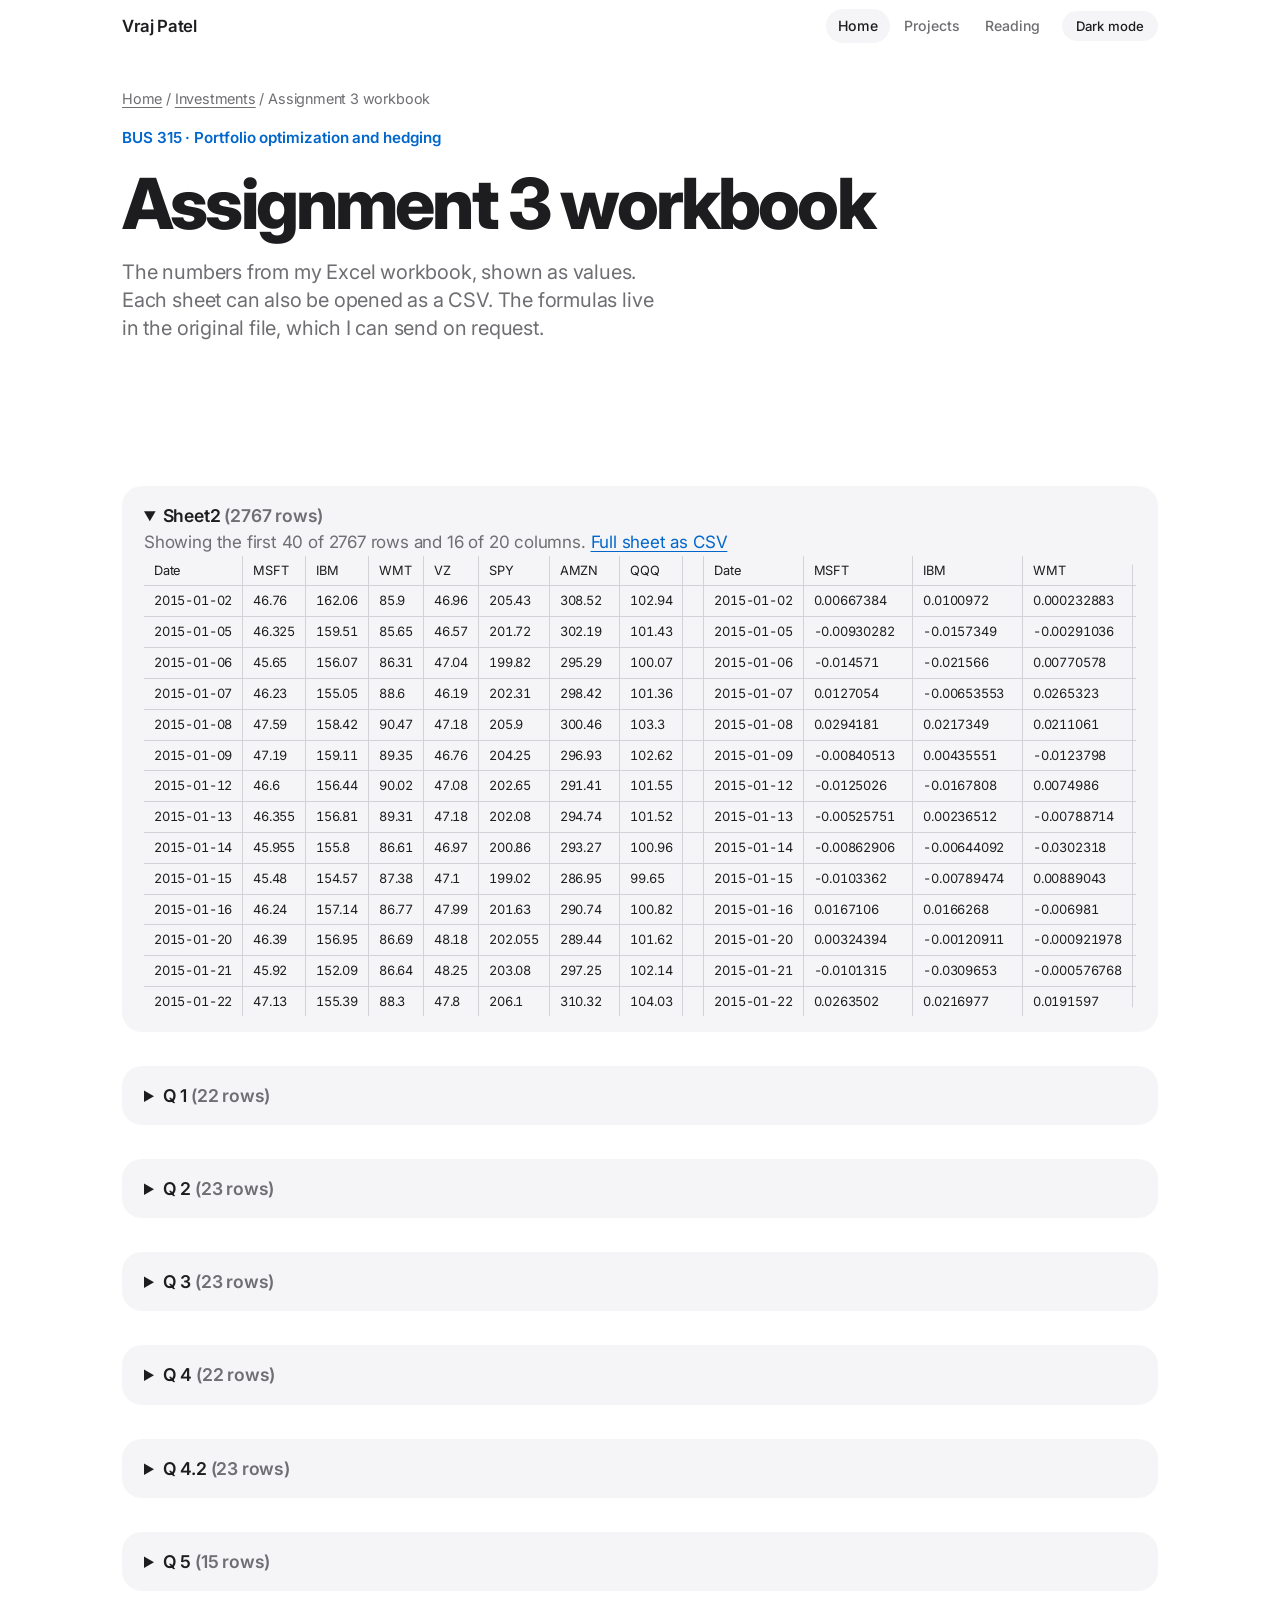
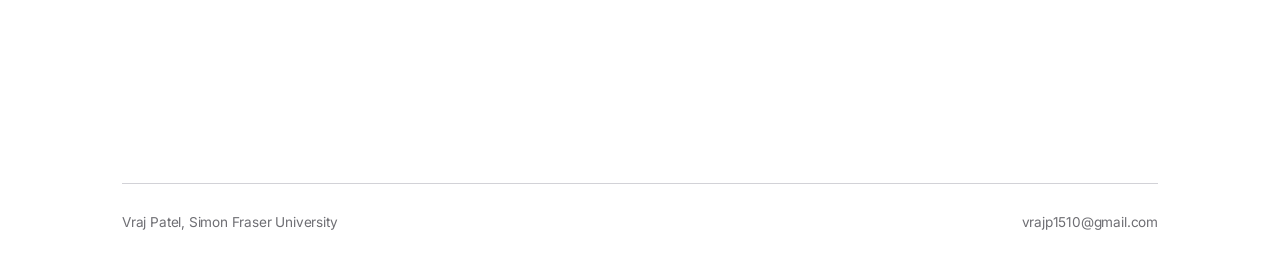
<file: a3-workbook.html>
<!doctype html><html lang="en"><head><meta charset="utf-8"><meta name="viewport" content="width=device-width,initial-scale=1"><title>Assignment 3 workbook</title></head><body><link rel="stylesheet" href="../style.css"><link rel="stylesheet" href="https://fonts.googleapis.com/css2?family=Inter:wght@400;500;600;700;800&display=swap">
<header class="top"><div class="topin"><a class="brand" href="../index.html">Vraj Patel</a><nav aria-label="Main"><a href="../index.html" aria-current="page">Home</a><a href="../projects.html">Projects</a><a href="../reading.html">Reading</a><button id="theme" type="button">Dark mode</button></nav></div></header>
<div class="wrap">
<main><div class="crumbs"><a href="../index.html">Home</a> / <a href="../courses/investments.html">Investments</a> / Assignment 3 workbook</div>
<div class="pagehead"><span class="tag">BUS 315 &middot; Portfolio optimization and hedging</span><h1>Assignment 3 workbook</h1>
<p class="lede">The numbers from my Excel workbook, shown as values. Each sheet can also be opened as a CSV. The formulas live in the original file, which I can send on request.</p></div>
<section class="block"><details open><summary>Sheet2 <span class="muted">(2767 rows)</span></summary><p class="muted">Showing the first 40 of 2767 rows and 16 of 20 columns. <a href="../csv/a3_Sheet2.csv">Full sheet as CSV</a></p><div class="tablewrap sheet"><table><tbody><tr><td>Date</td><td>MSFT</td><td>IBM</td><td>WMT</td><td>VZ</td><td>SPY</td><td>AMZN</td><td>QQQ</td><td></td><td>Date</td><td>MSFT</td><td>IBM</td><td>WMT</td><td>VZ</td><td>SPY</td><td>AMZN</td></tr><tr><td>2015-01-02</td><td>46.76</td><td>162.06</td><td>85.9</td><td>46.96</td><td>205.43</td><td>308.52</td><td>102.94</td><td></td><td>2015-01-02</td><td>0.00667384</td><td>0.0100972</td><td>0.000232883</td><td>0.0038478</td><td>-0.000535176</td><td>-0.00589657</td></tr><tr><td>2015-01-05</td><td>46.325</td><td>159.51</td><td>85.65</td><td>46.57</td><td>201.72</td><td>302.19</td><td>101.43</td><td></td><td>2015-01-05</td><td>-0.00930282</td><td>-0.0157349</td><td>-0.00291036</td><td>-0.00830494</td><td>-0.0180597</td><td>-0.0205173</td></tr><tr><td>2015-01-06</td><td>45.65</td><td>156.07</td><td>86.31</td><td>47.04</td><td>199.82</td><td>295.29</td><td>100.07</td><td></td><td>2015-01-06</td><td>-0.014571</td><td>-0.021566</td><td>0.00770578</td><td>0.0100923</td><td>-0.009419</td><td>-0.0228333</td></tr><tr><td>2015-01-07</td><td>46.23</td><td>155.05</td><td>88.6</td><td>46.19</td><td>202.31</td><td>298.42</td><td>101.36</td><td></td><td>2015-01-07</td><td>0.0127054</td><td>-0.00653553</td><td>0.0265323</td><td>-0.00637755</td><td>0.0124612</td><td>0.0105997</td></tr><tr><td>2015-01-08</td><td>47.59</td><td>158.42</td><td>90.47</td><td>47.18</td><td>205.9</td><td>300.46</td><td>103.3</td><td></td><td>2015-01-08</td><td>0.0294181</td><td>0.0217349</td><td>0.0211061</td><td>0.0214332</td><td>0.017745</td><td>0.006836</td></tr><tr><td>2015-01-09</td><td>47.19</td><td>159.11</td><td>89.35</td><td>46.76</td><td>204.25</td><td>296.93</td><td>102.62</td><td></td><td>2015-01-09</td><td>-0.00840513</td><td>0.00435551</td><td>-0.0123798</td><td>-0.00890208</td><td>-0.0080136</td><td>-0.0117487</td></tr><tr><td>2015-01-12</td><td>46.6</td><td>156.44</td><td>90.02</td><td>47.08</td><td>202.65</td><td>291.41</td><td>101.55</td><td></td><td>2015-01-12</td><td>-0.0125026</td><td>-0.0167808</td><td>0.0074986</td><td>0.00684346</td><td>-0.00783354</td><td>-0.0185902</td></tr><tr><td>2015-01-13</td><td>46.355</td><td>156.81</td><td>89.31</td><td>47.18</td><td>202.08</td><td>294.74</td><td>101.52</td><td></td><td>2015-01-13</td><td>-0.00525751</td><td>0.00236512</td><td>-0.00788714</td><td>0.00212404</td><td>-0.00281273</td><td>0.0114272</td></tr><tr><td>2015-01-14</td><td>45.955</td><td>155.8</td><td>86.61</td><td>46.97</td><td>200.86</td><td>293.27</td><td>100.96</td><td></td><td>2015-01-14</td><td>-0.00862906</td><td>-0.00644092</td><td>-0.0302318</td><td>-0.00445104</td><td>-0.00603721</td><td>-0.00498745</td></tr><tr><td>2015-01-15</td><td>45.48</td><td>154.57</td><td>87.38</td><td>47.1</td><td>199.02</td><td>286.95</td><td>99.65</td><td></td><td>2015-01-15</td><td>-0.0103362</td><td>-0.00789474</td><td>0.00889043</td><td>0.00276772</td><td>-0.00916111</td><td>-0.0215501</td></tr><tr><td>2015-01-16</td><td>46.24</td><td>157.14</td><td>86.77</td><td>47.99</td><td>201.63</td><td>290.74</td><td>100.82</td><td></td><td>2015-01-16</td><td>0.0167106</td><td>0.0166268</td><td>-0.006981</td><td>0.018896</td><td>0.0131148</td><td>0.0132079</td></tr><tr><td>2015-01-20</td><td>46.39</td><td>156.95</td><td>86.69</td><td>48.18</td><td>202.055</td><td>289.44</td><td>101.62</td><td></td><td>2015-01-20</td><td>0.00324394</td><td>-0.00120911</td><td>-0.000921978</td><td>0.00395916</td><td>0.00210782</td><td>-0.00447135</td></tr><tr><td>2015-01-21</td><td>45.92</td><td>152.09</td><td>86.64</td><td>48.25</td><td>203.08</td><td>297.25</td><td>102.14</td><td></td><td>2015-01-21</td><td>-0.0101315</td><td>-0.0309653</td><td>-0.000576768</td><td>0.00145289</td><td>0.00507288</td><td>0.0269831</td></tr><tr><td>2015-01-22</td><td>47.13</td><td>155.39</td><td>88.3</td><td>47.8</td><td>206.1</td><td>310.32</td><td>104.03</td><td></td><td>2015-01-22</td><td>0.0263502</td><td>0.0216977</td><td>0.0191597</td><td>-0.00932642</td><td>0.014871</td><td>0.0439697</td></tr><tr><td>2015-01-23</td><td>47.18</td><td>155.87</td><td>88.51</td><td>47.15</td><td>204.97</td><td>312.39</td><td>104.26</td><td></td><td>2015-01-23</td><td>0.0010609</td><td>0.003089</td><td>0.00237826</td><td>-0.0135983</td><td>-0.00548278</td><td>0.00667053</td></tr><tr><td>2015-01-26</td><td>47.01</td><td>156.36</td><td>88.63</td><td>46.96</td><td>205.45</td><td>309.66</td><td>104.14</td><td></td><td>2015-01-26</td><td>-0.00360322</td><td>0.00314365</td><td>0.00135578</td><td>-0.00402969</td><td>0.00234181</td><td>-0.00873908</td></tr><tr><td>2015-01-27</td><td>42.66</td><td>153.67</td><td>87.53</td><td>46.35</td><td>202.74</td><td>306.75</td><td>101.44</td><td></td><td>2015-01-27</td><td>-0.0925335</td><td>-0.0172039</td><td>-0.0124111</td><td>-0.0129898</td><td>-0.0131906</td><td>-0.0093974</td></tr><tr><td>2015-01-28</td><td>41.19</td><td>151.55</td><td>86.82</td><td>46.05</td><td>200.14</td><td>303.91</td><td>100.92</td><td></td><td>2015-01-28</td><td>-0.0344585</td><td>-0.0137958</td><td>-0.0081115</td><td>-0.00647249</td><td>-0.0128243</td><td>-0.00925835</td></tr><tr><td>2015-01-29</td><td>42.01</td><td>155.48</td><td>87.72</td><td>46.11</td><td>201.99</td><td>311.78</td><td>101.89</td><td></td><td>2015-01-29</td><td>0.0199077</td><td>0.025932</td><td>0.0103663</td><td>0.00130293</td><td>0.00924453</td><td>0.0258958</td></tr><tr><td>2015-01-30</td><td>40.4</td><td>153.31</td><td>84.98</td><td>45.71</td><td>199.45</td><td>354.53</td><td>101.1</td><td></td><td>2015-01-30</td><td>-0.0383242</td><td>-0.0139568</td><td>-0.0312358</td><td>-0.00867491</td><td>-0.0125759</td><td>0.137116</td></tr><tr><td>2015-02-02</td><td>41.28</td><td>154.66</td><td>85.71</td><td>46.98</td><td>201.92</td><td>364.47</td><td>101.98</td><td></td><td>2015-02-02</td><td>0.0217822</td><td>0.00880569</td><td>0.00859026</td><td>0.0277839</td><td>0.0123841</td><td>0.0280371</td></tr><tr><td>2015-02-03</td><td>41.6</td><td>158.47</td><td>86.19</td><td>47.83</td><td>204.84</td><td>363.55</td><td>102.96</td><td></td><td>2015-02-03</td><td>0.00775194</td><td>0.0246347</td><td>0.00560028</td><td>0.0180928</td><td>0.0144612</td><td>-0.00252421</td></tr><tr><td>2015-02-04</td><td>41.84</td><td>156.96</td><td>86.65</td><td>47.8</td><td>204.06</td><td>364.75</td><td>102.87</td><td></td><td>2015-02-04</td><td>0.00576923</td><td>-0.00952862</td><td>0.00533705</td><td>-0.000627221</td><td>-0.00380785</td><td>0.00330078</td></tr><tr><td>2015-02-05</td><td>42.45</td><td>157.91</td><td>87.28</td><td>47.86</td><td>206.12</td><td>373.89</td><td>103.76</td><td></td><td>2015-02-05</td><td>0.0145793</td><td>0.0060525</td><td>0.00727063</td><td>0.00125523</td><td>0.0100951</td><td>0.0250583</td></tr><tr><td>2015-02-06</td><td>42.41</td><td>156.72</td><td>87.33</td><td>49.33</td><td>205.55</td><td>374.28</td><td>103.13</td><td></td><td>2015-02-06</td><td>-0.000942285</td><td>-0.000569945</td><td>0.000572869</td><td>0.0307146</td><td>-0.00276538</td><td>0.00104309</td></tr><tr><td>2015-02-09</td><td>42.36</td><td>155.75</td><td>85.91</td><td>49.09</td><td>204.63</td><td>370.56</td><td>102.8</td><td></td><td>2015-02-09</td><td>-0.00117897</td><td>-0.00618938</td><td>-0.0162602</td><td>-0.00486519</td><td>-0.0044758</td><td>-0.00993908</td></tr><tr><td>2015-02-10</td><td>42.6</td><td>158.56</td><td>87.29</td><td>49.51</td><td>206.81</td><td>372.995</td><td>104.4</td><td></td><td>2015-02-10</td><td>0.00566572</td><td>0.0180417</td><td>0.0160633</td><td>0.00855571</td><td>0.0106534</td><td>0.00657114</td></tr><tr><td>2015-02-11</td><td>42.38</td><td>158.2</td><td>86.34</td><td>49.81</td><td>206.93</td><td>375.14</td><td>104.78</td><td></td><td>2015-02-11</td><td>-0.00516432</td><td>-0.00227043</td><td>-0.0108833</td><td>0.00605938</td><td>0.000580243</td><td>0.00575075</td></tr><tr><td>2015-02-12</td><td>43.09</td><td>158.52</td><td>85.89</td><td>49.52</td><td>208.92</td><td>377.17</td><td>106</td><td></td><td>2015-02-12</td><td>0.0167532</td><td>0.00202276</td><td>-0.00521195</td><td>-0.00582212</td><td>0.00961678</td><td>0.00541131</td></tr><tr><td>2015-02-13</td><td>43.87</td><td>160.4</td><td>85.81</td><td>49.31</td><td>209.78</td><td>381.83</td><td>106.91</td><td></td><td>2015-02-13</td><td>0.0181016</td><td>0.0118597</td><td>-0.000931424</td><td>-0.00424071</td><td>0.00411641</td><td>0.0123552</td></tr><tr><td>2015-02-17</td><td>43.58</td><td>160.96</td><td>85.96</td><td>49.18</td><td>210.11</td><td>375.43</td><td>107.01</td><td></td><td>2015-02-17</td><td>0.000455892</td><td>0.00349127</td><td>0.00174805</td><td>-0.00263638</td><td>0.00157308</td><td>-0.0167614</td></tr><tr><td>2015-02-18</td><td>43.53</td><td>162.19</td><td>86.29</td><td>48.94</td><td>210.13</td><td>373.37</td><td>107.16</td><td></td><td>2015-02-18</td><td>-0.00114732</td><td>0.00764165</td><td>0.00383899</td><td>-0.00488003</td><td>9.51882e-05</td><td>-0.00548704</td></tr><tr><td>2015-02-19</td><td>43.5</td><td>163.89</td><td>83.52</td><td>48.91</td><td>209.98</td><td>378.995</td><td>107.69</td><td></td><td>2015-02-19</td><td>-0.00068918</td><td>0.0104815</td><td>-0.0321011</td><td>-0.000612996</td><td>-0.000713844</td><td>0.0150655</td></tr><tr><td>2015-02-20</td><td>43.855</td><td>163.65</td><td>84.3</td><td>48.97</td><td>211.239</td><td>383.66</td><td>108.41</td><td></td><td>2015-02-20</td><td>0.00816092</td><td>-0.0014644</td><td>0.00933908</td><td>0.00122674</td><td>0.00599581</td><td>0.0123089</td></tr><tr><td>2015-02-23</td><td>44.15</td><td>162.91</td><td>84.6</td><td>48.77</td><td>211.209</td><td>380.14</td><td>108.52</td><td></td><td>2015-02-23</td><td>0.00672671</td><td>-0.00452185</td><td>0.00355872</td><td>-0.00408413</td><td>-0.000142019</td><td>-0.00917479</td></tr><tr><td>2015-02-24</td><td>44.09</td><td>164.83</td><td>84.57</td><td>49.22</td><td>211.81</td><td>378.59</td><td>108.6</td><td></td><td>2015-02-24</td><td>-0.001359</td><td>0.0117856</td><td>-0.00035461</td><td>0.00922698</td><td>0.00284552</td><td>-0.00407745</td></tr><tr><td>2015-02-25</td><td>43.99</td><td>162.81</td><td>83.57</td><td>49.2</td><td>211.63</td><td>385.37</td><td>108.33</td><td></td><td>2015-02-25</td><td>-0.00226809</td><td>-0.0122551</td><td>-0.0118245</td><td>-0.000406339</td><td>-0.000849818</td><td>0.0179086</td></tr><tr><td>2015-02-26</td><td>44.055</td><td>160.87</td><td>83.8</td><td>49.37</td><td>211.38</td><td>384.8</td><td>108.88</td><td></td><td>2015-02-26</td><td>0.00147761</td><td>-0.0119157</td><td>0.00275218</td><td>0.00345528</td><td>-0.00118131</td><td>-0.0014791</td></tr><tr><td>2015-02-27</td><td>43.85</td><td>161.94</td><td>83.93</td><td>49.45</td><td>210.66</td><td>380.16</td><td>108.4</td><td></td><td>2015-02-27</td><td>-0.00465327</td><td>0.00665133</td><td>0.00155131</td><td>0.00162042</td><td>-0.00340619</td><td>-0.0120582</td></tr></tbody></table></div></details><details ><summary>Q 1 <span class="muted">(22 rows)</span></summary><p class="muted"><a href="../csv/a3_Q_1.csv">This sheet as CSV</a></p><div class="tablewrap sheet"><table><tbody><tr><td></td><td>MSFT</td><td>IBM</td><td>WMT</td><td>VZ</td><td>SPY</td><td>AMZN</td><td>QQQ</td></tr><tr><td>Annual return</td><td>0.00104835</td><td>0.000521775</td><td>0.000658807</td><td>0.000232017</td><td>0.000564133</td><td>0.00119039</td><td>0.00077136</td></tr><tr><td>Standard deviation </td><td>0.0169316</td><td>0.0154011</td><td>0.0135464</td><td>0.0122919</td><td>0.0112031</td><td>0.020736</td><td>0.0138422</td></tr><tr><td>minimum weight </td><td>0.1</td><td>0.1</td><td>0.1</td><td>0.1</td><td>0.1</td><td>0.1</td><td>0.1</td></tr><tr><td>maximum weight</td><td>0.4</td><td>0.4</td><td>0.4</td><td>0.4</td><td>0.4</td><td>0.4</td><td>0.4</td></tr><tr><td>weight</td><td>0</td><td>0.0361995</td><td>0.22535</td><td>0.34344</td><td>0.39501</td><td>0</td><td>0</td></tr><tr><td></td><td></td><td></td><td></td><td></td><td></td><td></td><td></td></tr><tr><td>covariance matrix</td><td></td><td></td><td></td><td></td><td></td><td></td><td></td></tr><tr><td></td><td>MSFT</td><td>IBM</td><td>WMT</td><td>VZ</td><td>SPY</td><td>AMZN</td><td>QQQ</td></tr><tr><td>MSFT</td><td>0.00028668</td><td>0.000105256</td><td>7.63325e-05</td><td>4.89235e-05</td><td>0.00014908</td><td>0.000228638</td><td>0.000198975</td></tr><tr><td>IBM</td><td>0.000105256</td><td>0.000237192</td><td>6.02463e-05</td><td>6.6108e-05</td><td>0.00010471</td><td>8.89366e-05</td><td>0.000105419</td></tr><tr><td>WMT</td><td>7.63325e-05</td><td>6.02463e-05</td><td>0.000183505</td><td>4.91789e-05</td><td>6.53262e-05</td><td>7.10971e-05</td><td>7.12338e-05</td></tr><tr><td>VZ</td><td>4.89235e-05</td><td>6.6108e-05</td><td>4.91789e-05</td><td>0.00015109</td><td>5.28147e-05</td><td>3.2558e-05</td><td>4.35946e-05</td></tr><tr><td>SPY</td><td>0.00014908</td><td>0.00010471</td><td>6.53262e-05</td><td>5.28147e-05</td><td>0.00012551</td><td>0.000148596</td><td>0.000144807</td></tr><tr><td>AMZN</td><td>0.000228638</td><td>8.89366e-05</td><td>7.10971e-05</td><td>3.2558e-05</td><td>0.000148596</td><td>0.000429981</td><td>0.000216406</td></tr><tr><td>QQQ</td><td>0.000198975</td><td>0.000105419</td><td>7.12338e-05</td><td>4.35946e-05</td><td>0.000144807</td><td>0.000216406</td><td>0.000191607</td></tr><tr><td></td><td></td><td></td><td></td><td></td><td></td><td></td><td></td></tr><tr><td>portfolio summary</td><td></td><td></td><td></td><td></td><td></td><td></td><td></td></tr><tr><td>Expected return</td><td>0.000469872</td><td></td><td></td><td></td><td></td><td></td><td></td></tr><tr><td>standard deviation </td><td>0.00928592</td><td></td><td></td><td></td><td></td><td></td><td></td></tr><tr><td>Risk free rate</td><td>0</td><td></td><td></td><td></td><td></td><td></td><td></td></tr><tr><td>Total weight</td><td>1</td><td></td><td></td><td></td><td></td><td></td><td></td></tr></tbody></table></div></details><details ><summary>Q 2 <span class="muted">(23 rows)</span></summary><p class="muted"><a href="../csv/a3_Q_2.csv">This sheet as CSV</a></p><div class="tablewrap sheet"><table><tbody><tr><td></td><td>MSFT</td><td>IBM</td><td>WMT</td><td>VZ</td><td>SPY</td><td>AMZN</td><td>QQQ</td></tr><tr><td>Annual return</td><td>0.00104835</td><td>0.000521775</td><td>0.000658807</td><td>0.000232017</td><td>0.000564133</td><td>0.00119039</td><td>0.00077136</td></tr><tr><td>Standard deviation </td><td>0.0169316</td><td>0.0154011</td><td>0.0135464</td><td>0.0122919</td><td>0.0112031</td><td>0.020736</td><td>0.0138422</td></tr><tr><td>minimum weight </td><td>0.1</td><td>0.1</td><td>0.1</td><td>0.1</td><td>0.1</td><td>0.1</td><td>0.1</td></tr><tr><td>maximum weight</td><td>0.4</td><td>0.4</td><td>0.4</td><td>0.4</td><td>0.4</td><td>0.4</td><td>0.4</td></tr><tr><td>weight</td><td>0.332247</td><td>0.0527049</td><td>0.381733</td><td>0</td><td>0</td><td>0.233315</td><td>0</td></tr><tr><td></td><td></td><td></td><td></td><td></td><td></td><td></td><td></td></tr><tr><td>covariance matrix</td><td></td><td></td><td></td><td></td><td></td><td></td><td></td></tr><tr><td></td><td>MSFT</td><td>IBM</td><td>WMT</td><td>VZ</td><td>SPY</td><td>AMZN</td><td>QQQ</td></tr><tr><td>MSFT</td><td>0.00028668</td><td>0.000105256</td><td>7.63325e-05</td><td>4.89235e-05</td><td>0.00014908</td><td>0.000228638</td><td>0.000198975</td></tr><tr><td>IBM</td><td>0.000105256</td><td>0.000237192</td><td>6.02463e-05</td><td>6.6108e-05</td><td>0.00010471</td><td>8.89366e-05</td><td>0.000105419</td></tr><tr><td>WMT</td><td>7.63325e-05</td><td>6.02463e-05</td><td>0.000183505</td><td>4.91789e-05</td><td>6.53262e-05</td><td>7.10971e-05</td><td>7.12338e-05</td></tr><tr><td>VZ</td><td>4.89235e-05</td><td>6.6108e-05</td><td>4.91789e-05</td><td>0.00015109</td><td>5.28147e-05</td><td>3.2558e-05</td><td>4.35946e-05</td></tr><tr><td>SPY</td><td>0.00014908</td><td>0.00010471</td><td>6.53262e-05</td><td>5.28147e-05</td><td>0.00012551</td><td>0.000148596</td><td>0.000144807</td></tr><tr><td>AMZN</td><td>0.000228638</td><td>8.89366e-05</td><td>7.10971e-05</td><td>3.2558e-05</td><td>0.000148596</td><td>0.000429981</td><td>0.000216406</td></tr><tr><td>QQQ</td><td>0.000198975</td><td>0.000105419</td><td>7.12338e-05</td><td>4.35946e-05</td><td>0.000144807</td><td>0.000216406</td><td>0.000191607</td></tr><tr><td></td><td></td><td></td><td></td><td></td><td></td><td></td><td></td></tr><tr><td>portfolio summary</td><td></td><td></td><td></td><td></td><td></td><td></td><td></td></tr><tr><td>Expected return</td><td>0.000905034</td><td></td><td></td><td></td><td></td><td></td><td></td></tr><tr><td>standard deviation </td><td>0.199681</td><td></td><td></td><td></td><td></td><td></td><td></td></tr><tr><td>Risk free rate</td><td>0</td><td></td><td></td><td></td><td></td><td></td><td></td></tr><tr><td>Total weight</td><td>1</td><td></td><td></td><td></td><td></td><td></td><td></td></tr><tr><td>Sharpe ratio</td><td>0.00453241</td><td></td><td></td><td></td><td></td><td></td><td></td></tr></tbody></table></div></details><details ><summary>Q 3 <span class="muted">(23 rows)</span></summary><p class="muted">Showing the first 23 of 23 rows and 16 of 20 columns. <a href="../csv/a3_Q_3.csv">Full sheet as CSV</a></p><div class="tablewrap sheet"><table><tbody><tr><td></td><td>MSFT</td><td>IBM</td><td>WMT</td><td>VZ</td><td>SPY</td><td>AMZN</td><td>QQQ</td><td></td><td>weight</td><td>MSFT</td><td>IBM</td><td>WMT</td><td>VZ</td><td>SPY</td><td>AMZN</td></tr><tr><td>Annual return</td><td>0.00104835</td><td>0.000521775</td><td>0.000658807</td><td>0.000232017</td><td>0.000564133</td><td>0.00119039</td><td>0.00077136</td><td></td><td>1</td><td>0</td><td>0</td><td>0</td><td>0</td><td>0</td><td>1</td></tr><tr><td>Standard deviation </td><td>0.0169316</td><td>0.0154011</td><td>0.0135464</td><td>0.0122919</td><td>0.0112031</td><td>0.020736</td><td>0.0138422</td><td></td><td>2</td><td>0.211333</td><td>0.0272317</td><td>0.0240796</td><td>0.0338969</td><td>0.0262574</td><td>0.655711</td></tr><tr><td>minimum weight </td><td>0.1</td><td>0.1</td><td>0.1</td><td>0.1</td><td>0.1</td><td>0.1</td><td>0.1</td><td></td><td>3</td><td>0.298196</td><td>0.0675446</td><td>0.147485</td><td>0.0233195</td><td>0.0391353</td><td>0.251102</td></tr><tr><td>maximum weight</td><td>0.4</td><td>0.4</td><td>0.4</td><td>0.4</td><td>0.4</td><td>0.4</td><td>0.4</td><td></td><td>4</td><td>0</td><td>0.191491</td><td>0.125033</td><td>0.184539</td><td>0.177873</td><td>0.147523</td></tr><tr><td>weight</td><td>0.332247</td><td>0.0527049</td><td>0.381733</td><td>0</td><td>0</td><td>0.233315</td><td>0</td><td></td><td>5</td><td>0</td><td>0.0361995</td><td>0.22535</td><td>0.34344</td><td>0.39501</td><td>0</td></tr><tr><td></td><td></td><td></td><td></td><td></td><td></td><td></td><td></td><td></td><td></td><td></td><td></td><td></td><td></td><td></td><td></td></tr><tr><td>covariance matrix</td><td></td><td></td><td></td><td></td><td></td><td></td><td></td><td></td><td></td><td></td><td></td><td></td><td></td><td></td><td></td></tr><tr><td></td><td>MSFT</td><td>IBM</td><td>WMT</td><td>VZ</td><td>SPY</td><td>AMZN</td><td>QQQ</td><td></td><td></td><td></td><td></td><td></td><td></td><td></td><td></td></tr><tr><td>MSFT</td><td>0.00028668</td><td>0.000105256</td><td>7.63325e-05</td><td>4.89235e-05</td><td>0.00014908</td><td>0.000228638</td><td>0.000198975</td><td></td><td></td><td></td><td></td><td></td><td></td><td></td><td></td></tr><tr><td>IBM</td><td>0.000105256</td><td>0.000237192</td><td>6.02463e-05</td><td>6.6108e-05</td><td>0.00010471</td><td>8.89366e-05</td><td>0.000105419</td><td></td><td></td><td></td><td></td><td></td><td></td><td></td><td></td></tr><tr><td>WMT</td><td>7.63325e-05</td><td>6.02463e-05</td><td>0.000183505</td><td>4.91789e-05</td><td>6.53262e-05</td><td>7.10971e-05</td><td>7.12338e-05</td><td></td><td></td><td></td><td></td><td></td><td></td><td></td><td></td></tr><tr><td>VZ</td><td>4.89235e-05</td><td>6.6108e-05</td><td>4.91789e-05</td><td>0.00015109</td><td>5.28147e-05</td><td>3.2558e-05</td><td>4.35946e-05</td><td></td><td></td><td></td><td></td><td></td><td></td><td></td><td></td></tr><tr><td>SPY</td><td>0.00014908</td><td>0.00010471</td><td>6.53262e-05</td><td>5.28147e-05</td><td>0.00012551</td><td>0.000148596</td><td>0.000144807</td><td></td><td></td><td></td><td></td><td></td><td></td><td></td><td></td></tr><tr><td>AMZN</td><td>0.000228638</td><td>8.89366e-05</td><td>7.10971e-05</td><td>3.2558e-05</td><td>0.000148596</td><td>0.000429981</td><td>0.000216406</td><td></td><td></td><td></td><td></td><td></td><td></td><td></td><td></td></tr><tr><td>QQQ</td><td>0.000198975</td><td>0.000105419</td><td>7.12338e-05</td><td>4.35946e-05</td><td>0.000144807</td><td>0.000216406</td><td>0.000191607</td><td></td><td></td><td></td><td></td><td></td><td></td><td></td><td></td></tr><tr><td></td><td></td><td></td><td></td><td></td><td></td><td></td><td></td><td></td><td></td><td></td><td></td><td></td><td></td><td></td><td></td></tr><tr><td>portfolio summary</td><td></td><td></td><td></td><td></td><td></td><td></td><td></td><td></td><td></td><td></td><td></td><td></td><td></td><td></td><td></td></tr><tr><td>Expected return</td><td>0.000905034</td><td></td><td></td><td></td><td></td><td></td><td></td><td></td><td></td><td></td><td></td><td></td><td></td><td></td><td></td></tr><tr><td>standard deviation </td><td>0.0125787</td><td></td><td></td><td></td><td></td><td></td><td></td><td></td><td></td><td></td><td></td><td></td><td></td><td></td><td></td></tr><tr><td>Risk free rate</td><td>0</td><td></td><td></td><td></td><td></td><td></td><td></td><td></td><td></td><td></td><td></td><td></td><td></td><td></td><td></td></tr><tr><td>Total weight</td><td>1</td><td></td><td></td><td></td><td></td><td></td><td></td><td></td><td></td><td></td><td></td><td></td><td></td><td></td><td></td></tr><tr><td>Sharpe ratio</td><td>0.0719498</td><td></td><td></td><td></td><td></td><td></td><td></td><td></td><td></td><td></td><td></td><td></td><td></td><td></td><td></td></tr></tbody></table></div></details><details ><summary>Q 4 <span class="muted">(22 rows)</span></summary><p class="muted"><a href="../csv/a3_Q_4.csv">This sheet as CSV</a></p><div class="tablewrap sheet"><table><tbody><tr><td></td><td>MSFT</td><td>IBM</td><td>WMT</td><td>VZ</td><td>SPY</td><td>AMZN</td><td>QQQ</td><td></td></tr><tr><td>Annual return</td><td>0.00104835</td><td>0.000521775</td><td>0.000658807</td><td>0.000232017</td><td>0.000564133</td><td>0.00119039</td><td>0.00077136</td><td></td></tr><tr><td>Standard deviation </td><td>0.0169316</td><td>0.0154011</td><td>0.0135464</td><td>0.0122919</td><td>0.0112031</td><td>0.020736</td><td>0.0138422</td><td></td></tr><tr><td>weight</td><td>0</td><td>0.0899826</td><td>0.260932</td><td>0.365652</td><td>0.283434</td><td>0</td><td>0</td><td>1</td></tr><tr><td>Beta</td><td>1.18779</td><td>0.834271</td><td>0.520485</td><td>0.4208</td><td>1</td><td>1.18394</td><td>1.15374</td><td></td></tr><tr><td>Weight^2</td><td>0</td><td>0.00809686</td><td>0.0680854</td><td>0.133701</td><td>0.0803347</td><td>0</td><td>0</td><td></td></tr><tr><td>idol risk </td><td>0.0104693</td><td>0.0122408</td><td>0.0122272</td><td>0.0113519</td><td>0</td><td>0.015939</td><td>0.00495347</td><td></td></tr><tr><td>Idol variance</td><td>0.000109606</td><td>0.000149836</td><td>0.000149503</td><td>0.000128865</td><td>0</td><td>0.000254052</td><td>2.45369e-05</td><td></td></tr><tr><td></td><td></td><td></td><td></td><td></td><td></td><td></td><td></td><td></td></tr><tr><td>covariance matrix</td><td></td><td></td><td></td><td></td><td></td><td></td><td></td><td></td></tr><tr><td></td><td>MSFT</td><td>IBM</td><td>WMT</td><td>VZ</td><td>SPY</td><td>AMZN</td><td>QQQ</td><td></td></tr><tr><td>MSFT</td><td>0.00028668</td><td>0.000105256</td><td>7.63325e-05</td><td>4.89235e-05</td><td>0.00014908</td><td>0.000228638</td><td>0.000198975</td><td></td></tr><tr><td>IBM</td><td>0.000105256</td><td>0.000237192</td><td>6.02463e-05</td><td>6.6108e-05</td><td>0.00010471</td><td>8.89366e-05</td><td>0.000105419</td><td></td></tr><tr><td>WMT</td><td>7.63325e-05</td><td>6.02463e-05</td><td>0.000183505</td><td>4.91789e-05</td><td>6.53262e-05</td><td>7.10971e-05</td><td>7.12338e-05</td><td></td></tr><tr><td>VZ</td><td>4.89235e-05</td><td>6.6108e-05</td><td>4.91789e-05</td><td>0.00015109</td><td>5.28147e-05</td><td>3.2558e-05</td><td>4.35946e-05</td><td></td></tr><tr><td>SPY</td><td>0.00014908</td><td>0.00010471</td><td>6.53262e-05</td><td>5.28147e-05</td><td>0.00012551</td><td>0.000148596</td><td>0.000144807</td><td></td></tr><tr><td>AMZN</td><td>0.000228638</td><td>8.89366e-05</td><td>7.10971e-05</td><td>3.2558e-05</td><td>0.000148596</td><td>0.000429981</td><td>0.000216406</td><td></td></tr><tr><td>QQQ</td><td>0.000198975</td><td>0.000105419</td><td>7.12338e-05</td><td>4.35946e-05</td><td>0.000144807</td><td>0.000216406</td><td>0.000191607</td><td></td></tr><tr><td></td><td></td><td></td><td></td><td></td><td></td><td></td><td></td><td></td></tr><tr><td>portfoilio variance</td><td>8.13534e-05</td><td></td><td></td><td></td><td></td><td></td><td></td><td></td></tr><tr><td>portfoilio STD</td><td>0.00901961</td><td></td><td></td><td></td><td></td><td></td><td></td><td></td></tr><tr><td>Expected Return</td><td>0.000463586</td><td></td><td></td><td></td><td></td><td></td><td></td><td></td></tr></tbody></table></div></details><details ><summary>Q 4.2 <span class="muted">(23 rows)</span></summary><p class="muted">Showing the first 23 of 23 rows and 16 of 20 columns. <a href="../csv/a3_Q_4_2.csv">Full sheet as CSV</a></p><div class="tablewrap sheet"><table><tbody><tr><td></td><td>MSFT</td><td>IBM</td><td>WMT</td><td>VZ</td><td>SPY</td><td>AMZN</td><td>QQQ</td><td></td><td>weight</td><td>MSFT</td><td>IBM</td><td>WMT</td><td>VZ</td><td>SPY</td><td>AMZN</td></tr><tr><td>Annual return</td><td>0.00104835</td><td>0.000521775</td><td>0.000658807</td><td>0.000232017</td><td>0.000564133</td><td>0.00119039</td><td>0.00077136</td><td></td><td>1</td><td>0</td><td>0.0899826</td><td>0.260932</td><td>0.365652</td><td>0.283434</td><td>0</td></tr><tr><td>Standard deviation </td><td>0.0169316</td><td>0.0154011</td><td>0.0135464</td><td>0.0122919</td><td>0.0112031</td><td>0.020736</td><td>0.0138422</td><td></td><td>2</td><td>0.0954029</td><td>0.0448613</td><td>0.482255</td><td>0.123537</td><td>0.0685553</td><td>0.0948525</td></tr><tr><td>weight</td><td>0.380693</td><td>0</td><td>0.355509</td><td>0</td><td>0</td><td>0.263797</td><td>0</td><td>1</td><td>3</td><td>0.380693</td><td>0</td><td>0.355509</td><td>0</td><td>0</td><td>0.263797</td></tr><tr><td>Beta</td><td>1.18779</td><td>0.834271</td><td>0.520485</td><td>0.4208</td><td>1</td><td>1.18394</td><td>1.15374</td><td></td><td>4</td><td>0</td><td>0</td><td>0.17252</td><td>0</td><td>0</td><td>0.82748</td></tr><tr><td>Weight^2</td><td>0.144927</td><td>0</td><td>0.126387</td><td>0</td><td>0</td><td>0.0695891</td><td>0</td><td></td><td>5</td><td>0</td><td>0</td><td>0</td><td>0</td><td>0</td><td>1</td></tr><tr><td>idol risk </td><td>0.0104693</td><td>0.0122408</td><td>0.0122272</td><td>0.0113519</td><td>0</td><td>0.015939</td><td>0.00495347</td><td></td><td></td><td></td><td></td><td></td><td></td><td></td><td></td></tr><tr><td>Idol variance</td><td>0.000109606</td><td>0.000149836</td><td>0.000149503</td><td>0.000128865</td><td>0</td><td>0.000254052</td><td>2.45369e-05</td><td></td><td></td><td></td><td></td><td></td><td></td><td></td><td></td></tr><tr><td></td><td></td><td></td><td></td><td></td><td></td><td></td><td></td><td></td><td></td><td></td><td></td><td></td><td></td><td></td><td></td></tr><tr><td>covariance matrix</td><td></td><td></td><td></td><td></td><td></td><td></td><td></td><td></td><td></td><td></td><td></td><td></td><td></td><td></td><td></td></tr><tr><td></td><td>MSFT</td><td>IBM</td><td>WMT</td><td>VZ</td><td>SPY</td><td>AMZN</td><td>QQQ</td><td></td><td></td><td></td><td></td><td></td><td></td><td></td><td></td></tr><tr><td>MSFT</td><td>0.00028668</td><td>0.000105256</td><td>7.63325e-05</td><td>4.89235e-05</td><td>0.00014908</td><td>0.000228638</td><td>0.000198975</td><td></td><td></td><td></td><td></td><td></td><td></td><td></td><td></td></tr><tr><td>IBM</td><td>0.000105256</td><td>0.000237192</td><td>6.02463e-05</td><td>6.6108e-05</td><td>0.00010471</td><td>8.89366e-05</td><td>0.000105419</td><td></td><td></td><td></td><td></td><td></td><td></td><td></td><td></td></tr><tr><td>WMT</td><td>7.63325e-05</td><td>6.02463e-05</td><td>0.000183505</td><td>4.91789e-05</td><td>6.53262e-05</td><td>7.10971e-05</td><td>7.12338e-05</td><td></td><td></td><td></td><td></td><td></td><td></td><td></td><td></td></tr><tr><td>VZ</td><td>4.89235e-05</td><td>6.6108e-05</td><td>4.91789e-05</td><td>0.00015109</td><td>5.28147e-05</td><td>3.2558e-05</td><td>4.35946e-05</td><td></td><td></td><td></td><td></td><td></td><td></td><td></td><td></td></tr><tr><td>SPY</td><td>0.00014908</td><td>0.00010471</td><td>6.53262e-05</td><td>5.28147e-05</td><td>0.00012551</td><td>0.000148596</td><td>0.000144807</td><td></td><td></td><td></td><td></td><td></td><td></td><td></td><td></td></tr><tr><td>AMZN</td><td>0.000228638</td><td>8.89366e-05</td><td>7.10971e-05</td><td>3.2558e-05</td><td>0.000148596</td><td>0.000429981</td><td>0.000216406</td><td></td><td></td><td></td><td></td><td></td><td></td><td></td><td></td></tr><tr><td>QQQ</td><td>0.000198975</td><td>0.000105419</td><td>7.12338e-05</td><td>4.35946e-05</td><td>0.000144807</td><td>0.000216406</td><td>0.000191607</td><td></td><td></td><td></td><td></td><td></td><td></td><td></td><td></td></tr><tr><td></td><td></td><td></td><td></td><td></td><td></td><td></td><td></td><td></td><td></td><td></td><td></td><td></td><td></td><td></td><td></td></tr><tr><td>portfoilio variance</td><td>0.000165623</td><td></td><td></td><td></td><td></td><td></td><td></td><td></td><td></td><td></td><td></td><td></td><td></td><td></td><td></td></tr><tr><td>portfoilio STD</td><td>0.0128695</td><td></td><td></td><td></td><td></td><td></td><td></td><td></td><td></td><td></td><td></td><td></td><td></td><td></td><td></td></tr><tr><td>Expected Return</td><td>0.000947332</td><td></td><td></td><td></td><td></td><td></td><td></td><td></td><td></td><td></td><td></td><td></td><td></td><td></td><td></td></tr><tr><td>sharp ratio</td><td>0.0736109</td><td></td><td></td><td></td><td></td><td></td><td></td><td></td><td></td><td></td><td></td><td></td><td></td><td></td><td></td></tr></tbody></table></div></details><details ><summary>Q 5 <span class="muted">(15 rows)</span></summary><p class="muted">Showing the first 15 of 15 rows and 16 of 21 columns. <a href="../csv/a3_Q_5.csv">Full sheet as CSV</a></p><div class="tablewrap sheet"><table><tbody><tr><td>Capital Available:</td><td>$10M</td><td></td><td></td><td></td><td></td><td></td><td></td><td></td><td></td><td></td><td></td><td></td><td></td><td></td><td></td></tr><tr><td>AMZN (last price):</td><td>230.82</td><td></td><td></td><td></td><td></td><td></td><td></td><td></td><td></td><td></td><td></td><td></td><td></td><td></td><td></td></tr><tr><td>AMZN Shares ($7M fixed):</td><td>30327</td><td></td><td></td><td></td><td></td><td></td><td></td><td></td><td></td><td></td><td></td><td></td><td></td><td></td><td></td></tr><tr><td></td><td></td><td></td><td></td><td></td><td></td><td></td><td></td><td></td><td></td><td></td><td></td><td></td><td></td><td></td><td></td></tr><tr><td>Stock</td><td>MSFT</td><td>IBM</td><td>WMT</td><td>VZ</td><td>SPY</td><td>AMZN</td><td>QQQ</td><td>Total</td><td></td><td></td><td></td><td></td><td>covariance matrix</td><td></td><td></td></tr><tr><td>Weight</td><td>-0.0300584</td><td>0.0566048</td><td>3.18651e-08</td><td>0.00573975</td><td>0.245136</td><td>0.7</td><td>-0.962461</td><td></td><td></td><td></td><td></td><td></td><td></td><td>MSFT</td><td>IBM</td></tr><tr><td></td><td></td><td></td><td></td><td></td><td></td><td></td><td></td><td></td><td></td><td></td><td></td><td></td><td>MSFT</td><td>0.00028668</td><td>0.000105256</td></tr><tr><td>Long</td><td>0</td><td>0.0566048</td><td>3.18651e-08</td><td>0.00573975</td><td>0.245136</td><td>0.7</td><td>0</td><td>1.00748</td><td></td><td></td><td></td><td></td><td>IBM</td><td>0.000105256</td><td>0.000237192</td></tr><tr><td>Short</td><td>0.0300584</td><td>0</td><td>0</td><td>0</td><td>0</td><td>0</td><td>0.962461</td><td>0.99252</td><td></td><td></td><td></td><td></td><td>WMT</td><td>7.63325e-05</td><td>6.02463e-05</td></tr><tr><td></td><td></td><td></td><td></td><td></td><td></td><td></td><td></td><td></td><td></td><td></td><td></td><td></td><td>VZ</td><td>4.89235e-05</td><td>6.6108e-05</td></tr><tr><td></td><td></td><td></td><td></td><td></td><td></td><td></td><td></td><td></td><td></td><td></td><td></td><td></td><td>SPY</td><td>0.00014908</td><td>0.00010471</td></tr><tr><td></td><td></td><td></td><td></td><td></td><td></td><td></td><td></td><td></td><td></td><td></td><td></td><td></td><td>AMZN</td><td>0.000228638</td><td>8.89366e-05</td></tr><tr><td>Portifolio Variance</td><td>8.55784e-05</td><td></td><td></td><td></td><td></td><td></td><td></td><td></td><td></td><td></td><td></td><td></td><td>QQQ</td><td>0.000198975</td><td>0.000105419</td></tr><tr><td></td><td></td><td></td><td></td><td></td><td></td><td></td><td></td><td></td><td></td><td></td><td></td><td></td><td></td><td></td><td></td></tr><tr><td>Margin</td><td>1</td><td></td><td></td><td></td><td></td><td></td><td></td><td></td><td></td><td></td><td></td><td></td><td></td><td></td><td></td></tr></tbody></table></div></details></section></main>
<footer><span>Vraj Patel, Simon Fraser University</span><span>vrajp1510@gmail.com</span></footer>
</div><script>
(function(){try{if("scrollRestoration" in history)history.scrollRestoration="manual"}catch(e){}
function top(){if(!location.hash){window.scrollTo({top:0,left:0,behavior:"instant"});document.documentElement.scrollTop=0;document.body.scrollTop=0}}
top();addEventListener("pageshow",top);addEventListener("load",top);
})();
(function(){var r=document.documentElement,b=document.getElementById("theme");
function cur(){var t=r.getAttribute("data-theme");if(t)return t;return matchMedia("(prefers-color-scheme: dark)").matches?"dark":"light"}
try{var s=localStorage.getItem("vp-theme");if(s)r.setAttribute("data-theme",s)}catch(e){}
function lab(){b.textContent=cur()==="dark"?"Light mode":"Dark mode"}lab();
b.addEventListener("click",function(){var n=cur()==="dark"?"light":"dark";r.setAttribute("data-theme",n);try{localStorage.setItem("vp-theme",n)}catch(e){}lab()});
})();
(function(){var d=document,r=d.documentElement,rm=matchMedia("(prefers-reduced-motion: reduce)").matches;
r.classList.add("js");
var bar=d.createElement("div");bar.className="progress";d.body.appendChild(bar);
var bp=d.querySelector(".bphoto"),tick=false;
function onS(){tick=false;var h=r.scrollHeight-innerHeight,y=scrollY;bar.style.transform="scaleX("+(h>0?y/h:0)+")";if(bp&&!rm&&y<700)bp.style.transform="translate3d(0,"+(y*.12)+"px,0) scale(1.06)"}
addEventListener("scroll",function(){if(!tick){tick=true;requestAnimationFrame(onS)}},{passive:true});onS();
var els=d.querySelectorAll(".block,.card,.proj,.book,.chips li,figure,.pagehead,.files,details");
if("IntersectionObserver" in window&&!rm){var io=new IntersectionObserver(function(es){es.forEach(function(e){if(e.isIntersecting){e.target.classList.add("in");io.unobserve(e.target)}})},{threshold:.08,rootMargin:"0px 0px -6% 0px"});
els.forEach(function(el,i){var p=el.parentElement,k=0;if(p){var sib=p.children;for(var j=0;j<sib.length;j++){if(sib[j]===el){k=j;break}}}
el.classList.add("rv");el.style.transitionDelay=Math.min(k,6)*70+"ms";io.observe(el)})}
var ty=d.getElementById("typed");if(ty){var w=ty.getAttribute("data-w").split("|"),wi=0,ci=0,del=false;
if(rm){ty.textContent=w[0]}else{(function t(){var cur=w[wi];if(!del){ci++;ty.textContent=cur.slice(0,ci);if(ci===cur.length){del=true;return setTimeout(t,1600)}setTimeout(t,70)}else{ci--;ty.textContent=cur.slice(0,ci);if(ci===0){del=false;wi=(wi+1)%w.length;return setTimeout(t,300)}setTimeout(t,35)}})()}}
d.addEventListener("click",function(e){var a=e.target.closest&&e.target.closest("a[href]");if(!a||e.defaultPrevented||e.metaKey||e.ctrlKey||e.shiftKey||e.button||a.target||rm)return;
var u=a.getAttribute("href");if(!u||u.charAt(0)==="#"||/^(https?:|mailto:)/.test(u)||/\.(pdf|csv)$/.test(u))return;
e.preventDefault();r.classList.add("leaving");setTimeout(function(){location.href=a.href},220)});
addEventListener("pageshow",function(e){if(e.persisted)r.classList.remove("leaving")});
})();
(function(){var d=document,rm=matchMedia("(prefers-reduced-motion: reduce)").matches,h=d.querySelector("header.top"),ht=d.querySelector(".banner .herotext");
function hs(){var y=scrollY;if(h)h.classList.toggle("scrolled",y>8);if(ht&&!rm&&y<900){var p=Math.min(y/520,1);ht.style.opacity=1-p*.9;ht.style.transform="translate3d(0,"+(y*.18)+"px,0)"}}
var st=d.getElementById("stmt");if(st){var ws=st.textContent.trim().split(" ");st.innerHTML=ws.map(function(w){return "<span>"+w+"</span>"}).join(" ");var sp=st.querySelectorAll("span");
function sw(){var r=st.getBoundingClientRect(),vh=innerHeight,p=(vh*.85-r.top)/(vh*.55+r.height*.5);p=Math.max(0,Math.min(1,p));var n=p*sp.length;for(var i=0;i<sp.length;i++){var o=Math.max(.16,Math.min(1,n-i+.4));sp[i].style.opacity=rm?1:o}}
addEventListener("scroll",sw,{passive:true});addEventListener("resize",sw);sw()}
addEventListener("scroll",hs,{passive:true});hs();
var cs=d.querySelectorAll("[data-count]");if(cs.length&&"IntersectionObserver" in window&&!rm){var co=new IntersectionObserver(function(es){es.forEach(function(e){if(!e.isIntersecting)return;co.unobserve(e.target);var el=e.target,to=+el.getAttribute("data-count"),t0=performance.now();(function f(t){var k=Math.min((t-t0)/1400,1),v=1-Math.pow(1-k,4);el.textContent=Math.round(to*v);if(k<1)requestAnimationFrame(f)})(t0)})},{threshold:.6});cs.forEach(function(c){c.textContent="0";co.observe(c)})}
})();
(function(){var d=document;function wire(listSel,attr,itemSel){var seg=d.querySelector(".seg");if(!seg)return;
var items=d.querySelectorAll(itemSel);seg.addEventListener("click",function(e){var b=e.target.closest("button");if(!b)return;
seg.querySelectorAll("button").forEach(function(x){x.classList.toggle("on",x===b)});var f=b.getAttribute("data-f");
items.forEach(function(it){var show=f==="all"||it.getAttribute(attr)===f;it.classList.toggle("off",!show)})})}
if(d.getElementById("pgrid"))wire("#pgrid","data-cat",".pc,section[data-cat]");else if(d.getElementById("shelf"))wire("#shelf","data-t",".book")})();
</script></body></html>
</file>
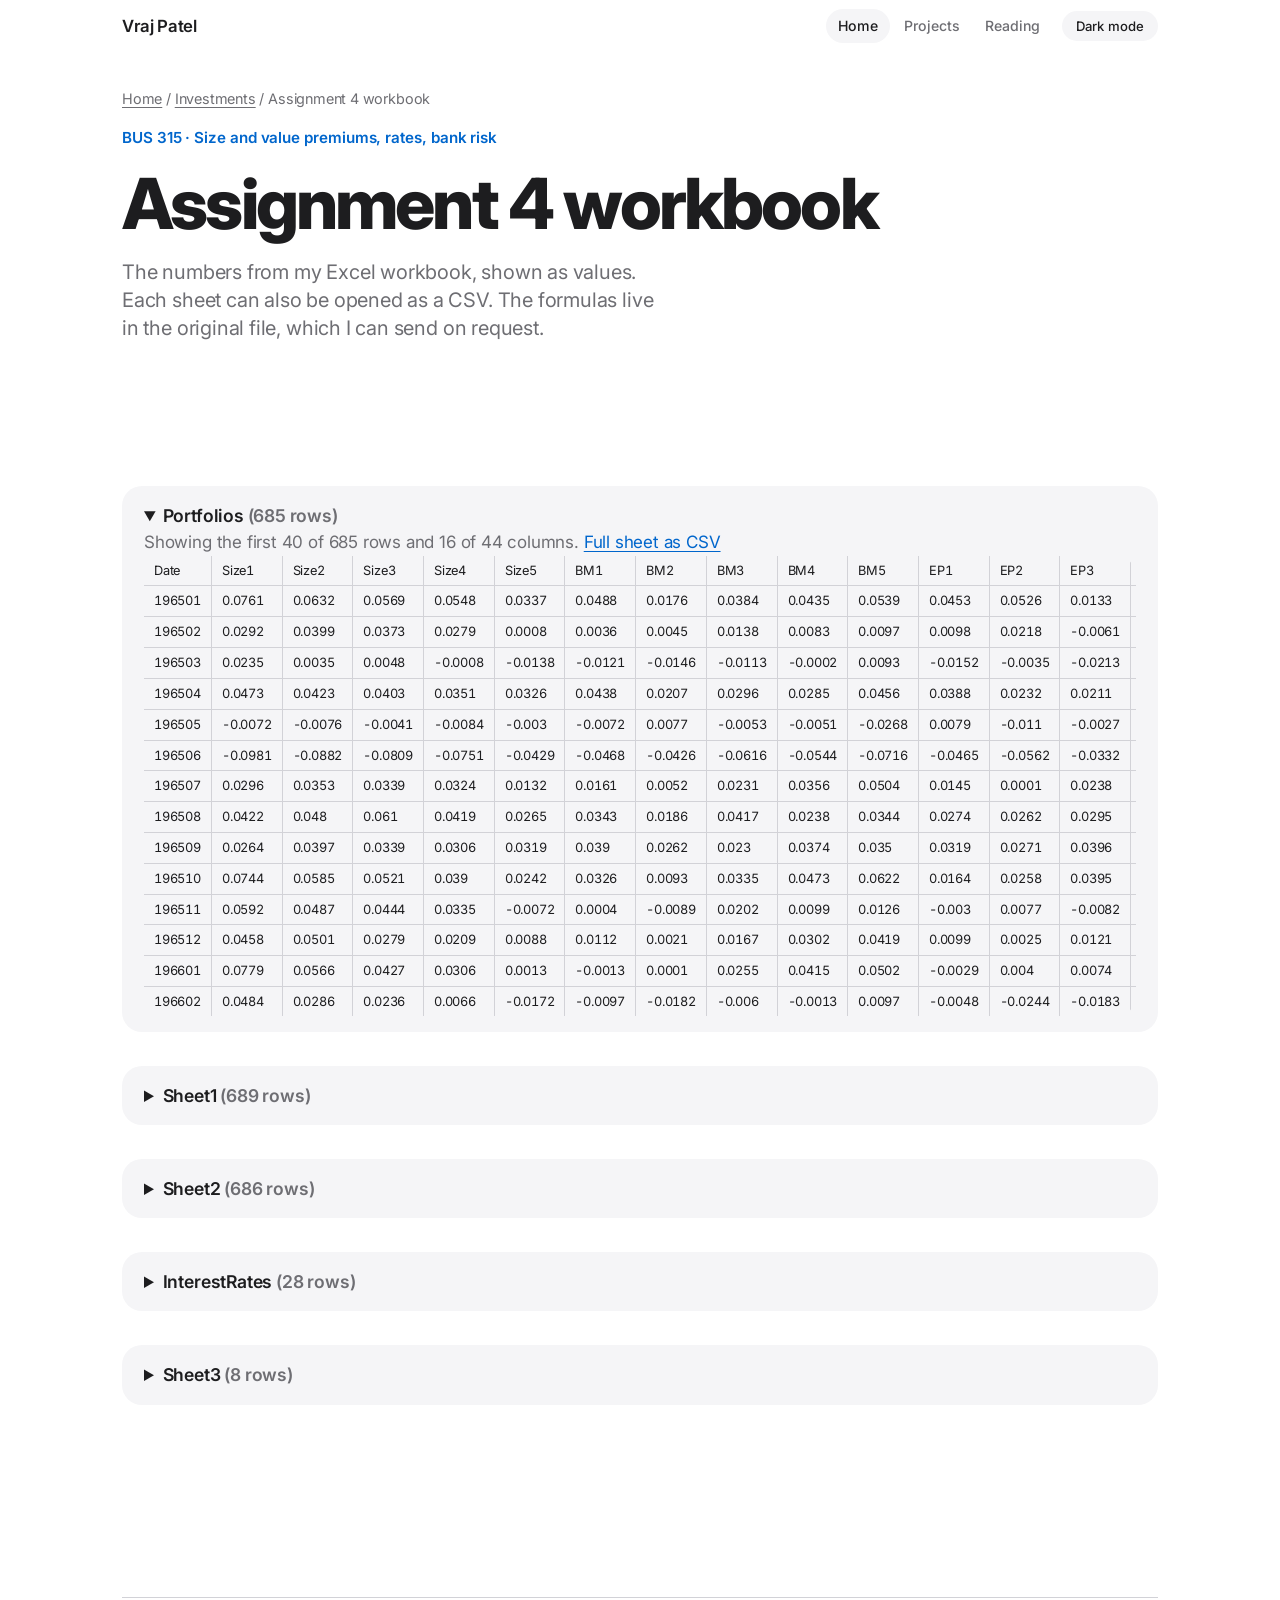
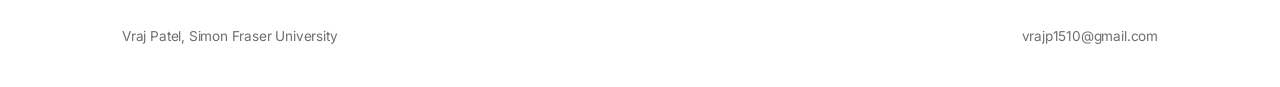
<file: a4-workbook.html>
<!doctype html><html lang="en"><head><meta charset="utf-8"><meta name="viewport" content="width=device-width,initial-scale=1"><title>Assignment 4 workbook</title></head><body><link rel="stylesheet" href="../style.css"><link rel="stylesheet" href="https://fonts.googleapis.com/css2?family=Inter:wght@400;500;600;700;800&display=swap">
<header class="top"><div class="topin"><a class="brand" href="../index.html">Vraj Patel</a><nav aria-label="Main"><a href="../index.html" aria-current="page">Home</a><a href="../projects.html">Projects</a><a href="../reading.html">Reading</a><button id="theme" type="button">Dark mode</button></nav></div></header>
<div class="wrap">
<main><div class="crumbs"><a href="../index.html">Home</a> / <a href="../courses/investments.html">Investments</a> / Assignment 4 workbook</div>
<div class="pagehead"><span class="tag">BUS 315 &middot; Size and value premiums, rates, bank risk</span><h1>Assignment 4 workbook</h1>
<p class="lede">The numbers from my Excel workbook, shown as values. Each sheet can also be opened as a CSV. The formulas live in the original file, which I can send on request.</p></div>
<section class="block"><details open><summary>Portfolios <span class="muted">(685 rows)</span></summary><p class="muted">Showing the first 40 of 685 rows and 16 of 44 columns. <a href="../csv/a4_Portfolios.csv">Full sheet as CSV</a></p><div class="tablewrap sheet"><table><tbody><tr><td>Date</td><td>Size1</td><td>Size2</td><td>Size3</td><td>Size4</td><td>Size5</td><td>BM1</td><td>BM2</td><td>BM3</td><td>BM4</td><td>BM5</td><td>EP1</td><td>EP2</td><td>EP3</td><td>EP4</td><td>EP5</td></tr><tr><td>196501</td><td>0.0761</td><td>0.0632</td><td>0.0569</td><td>0.0548</td><td>0.0337</td><td>0.0488</td><td>0.0176</td><td>0.0384</td><td>0.0435</td><td>0.0539</td><td>0.0453</td><td>0.0526</td><td>0.0133</td><td>0.0319</td><td>0.0418</td></tr><tr><td>196502</td><td>0.0292</td><td>0.0399</td><td>0.0373</td><td>0.0279</td><td>0.0008</td><td>0.0036</td><td>0.0045</td><td>0.0138</td><td>0.0083</td><td>0.0097</td><td>0.0098</td><td>0.0218</td><td>-0.0061</td><td>-0.0052</td><td>0.0188</td></tr><tr><td>196503</td><td>0.0235</td><td>0.0035</td><td>0.0048</td><td>-0.0008</td><td>-0.0138</td><td>-0.0121</td><td>-0.0146</td><td>-0.0113</td><td>-0.0002</td><td>0.0093</td><td>-0.0152</td><td>-0.0035</td><td>-0.0213</td><td>-0.0029</td><td>-0.0004</td></tr><tr><td>196504</td><td>0.0473</td><td>0.0423</td><td>0.0403</td><td>0.0351</td><td>0.0326</td><td>0.0438</td><td>0.0207</td><td>0.0296</td><td>0.0285</td><td>0.0456</td><td>0.0388</td><td>0.0232</td><td>0.0211</td><td>0.0469</td><td>0.0433</td></tr><tr><td>196505</td><td>-0.0072</td><td>-0.0076</td><td>-0.0041</td><td>-0.0084</td><td>-0.003</td><td>-0.0072</td><td>0.0077</td><td>-0.0053</td><td>-0.0051</td><td>-0.0268</td><td>0.0079</td><td>-0.011</td><td>-0.0027</td><td>-0.0124</td><td>-0.017</td></tr><tr><td>196506</td><td>-0.0981</td><td>-0.0882</td><td>-0.0809</td><td>-0.0751</td><td>-0.0429</td><td>-0.0468</td><td>-0.0426</td><td>-0.0616</td><td>-0.0544</td><td>-0.0716</td><td>-0.0465</td><td>-0.0562</td><td>-0.0332</td><td>-0.0534</td><td>-0.0749</td></tr><tr><td>196507</td><td>0.0296</td><td>0.0353</td><td>0.0339</td><td>0.0324</td><td>0.0132</td><td>0.0161</td><td>0.0052</td><td>0.0231</td><td>0.0356</td><td>0.0504</td><td>0.0145</td><td>0.0001</td><td>0.0238</td><td>0.0241</td><td>0.0386</td></tr><tr><td>196508</td><td>0.0422</td><td>0.048</td><td>0.061</td><td>0.0419</td><td>0.0265</td><td>0.0343</td><td>0.0186</td><td>0.0417</td><td>0.0238</td><td>0.0344</td><td>0.0274</td><td>0.0262</td><td>0.0295</td><td>0.0465</td><td>0.033</td></tr><tr><td>196509</td><td>0.0264</td><td>0.0397</td><td>0.0339</td><td>0.0306</td><td>0.0319</td><td>0.039</td><td>0.0262</td><td>0.023</td><td>0.0374</td><td>0.035</td><td>0.0319</td><td>0.0271</td><td>0.0396</td><td>0.0291</td><td>0.0474</td></tr><tr><td>196510</td><td>0.0744</td><td>0.0585</td><td>0.0521</td><td>0.039</td><td>0.0242</td><td>0.0326</td><td>0.0093</td><td>0.0335</td><td>0.0473</td><td>0.0622</td><td>0.0164</td><td>0.0258</td><td>0.0395</td><td>0.051</td><td>0.0603</td></tr><tr><td>196511</td><td>0.0592</td><td>0.0487</td><td>0.0444</td><td>0.0335</td><td>-0.0072</td><td>0.0004</td><td>-0.0089</td><td>0.0202</td><td>0.0099</td><td>0.0126</td><td>-0.003</td><td>0.0077</td><td>-0.0082</td><td>0.0107</td><td>0.0299</td></tr><tr><td>196512</td><td>0.0458</td><td>0.0501</td><td>0.0279</td><td>0.0209</td><td>0.0088</td><td>0.0112</td><td>0.0021</td><td>0.0167</td><td>0.0302</td><td>0.0419</td><td>0.0099</td><td>0.0025</td><td>0.0121</td><td>0.0214</td><td>0.0343</td></tr><tr><td>196601</td><td>0.0779</td><td>0.0566</td><td>0.0427</td><td>0.0306</td><td>0.0013</td><td>-0.0013</td><td>0.0001</td><td>0.0255</td><td>0.0415</td><td>0.0502</td><td>-0.0029</td><td>0.004</td><td>0.0074</td><td>0.048</td><td>0.0473</td></tr><tr><td>196602</td><td>0.0484</td><td>0.0286</td><td>0.0236</td><td>0.0066</td><td>-0.0172</td><td>-0.0097</td><td>-0.0182</td><td>-0.006</td><td>-0.0013</td><td>0.0097</td><td>-0.0048</td><td>-0.0244</td><td>-0.0183</td><td>-0.0087</td><td>0.0142</td></tr><tr><td>196603</td><td>-0.0047</td><td>-0.0186</td><td>-0.0308</td><td>-0.0213</td><td>-0.021</td><td>-0.0135</td><td>-0.0309</td><td>-0.0162</td><td>-0.0248</td><td>-0.0377</td><td>-0.0158</td><td>-0.0182</td><td>-0.0259</td><td>-0.0407</td><td>-0.0122</td></tr><tr><td>196604</td><td>0.0627</td><td>0.0612</td><td>0.0369</td><td>0.0311</td><td>0.0192</td><td>0.0235</td><td>0.0212</td><td>0.0192</td><td>0.0407</td><td>0.0242</td><td>0.0335</td><td>0.0161</td><td>0.0067</td><td>0.0152</td><td>0.0348</td></tr><tr><td>196605</td><td>-0.1163</td><td>-0.0983</td><td>-0.0813</td><td>-0.0656</td><td>-0.0427</td><td>-0.0441</td><td>-0.044</td><td>-0.0558</td><td>-0.0783</td><td>-0.0808</td><td>-0.0418</td><td>-0.048</td><td>-0.0557</td><td>-0.0725</td><td>-0.069</td></tr><tr><td>196606</td><td>0.0031</td><td>0.0031</td><td>0.002</td><td>0.0025</td><td>-0.0151</td><td>-0.0183</td><td>-0.0124</td><td>-0.0021</td><td>0.0123</td><td>-0.0038</td><td>-0.0085</td><td>-0.0295</td><td>-0.0091</td><td>-0.002</td><td>-0.0012</td></tr><tr><td>196607</td><td>-0.0193</td><td>-0.0186</td><td>-0.0093</td><td>-0.0164</td><td>-0.0117</td><td>-0.0161</td><td>-0.0154</td><td>-0.0082</td><td>0.0009</td><td>-0.0156</td><td>-0.0202</td><td>-0.0059</td><td>-0.0016</td><td>-0.0151</td><td>-0.0089</td></tr><tr><td>196608</td><td>-0.1081</td><td>-0.1043</td><td>-0.09</td><td>-0.0845</td><td>-0.07</td><td>-0.0757</td><td>-0.0864</td><td>-0.0622</td><td>-0.0703</td><td>-0.0882</td><td>-0.0721</td><td>-0.0693</td><td>-0.0747</td><td>-0.084</td><td>-0.08</td></tr><tr><td>196609</td><td>-0.0196</td><td>-0.0171</td><td>-0.0144</td><td>-0.012</td><td>-0.0043</td><td>-0.0132</td><td>0.005</td><td>0.0019</td><td>-0.0042</td><td>-0.0135</td><td>-0.0204</td><td>0.0034</td><td>0.0126</td><td>0.0003</td><td>-0.022</td></tr><tr><td>196610</td><td>-0.0402</td><td>-0.0109</td><td>0.0157</td><td>0.025</td><td>0.0534</td><td>0.0242</td><td>0.0492</td><td>0.079</td><td>0.0524</td><td>0.0378</td><td>0.0302</td><td>0.073</td><td>0.0596</td><td>0.0197</td><td>0.0285</td></tr><tr><td>196611</td><td>0.0479</td><td>0.0417</td><td>0.0425</td><td>0.038</td><td>0.0109</td><td>0.043</td><td>0.0211</td><td>-0.0166</td><td>-0.0017</td><td>0.0018</td><td>0.0584</td><td>-0.0089</td><td>0.0048</td><td>-0.0162</td><td>0.0043</td></tr><tr><td>196612</td><td>0.0182</td><td>0.0222</td><td>0.0202</td><td>0.0249</td><td>-0.0003</td><td>-0.0033</td><td>0.0077</td><td>0.0143</td><td>0.0079</td><td>0.0036</td><td>-0.0043</td><td>0.0051</td><td>0.0137</td><td>0.007</td><td>0.0127</td></tr><tr><td>196701</td><td>0.1878</td><td>0.1821</td><td>0.1392</td><td>0.0975</td><td>0.0725</td><td>0.0834</td><td>0.0792</td><td>0.0633</td><td>0.0974</td><td>0.1472</td><td>0.0738</td><td>0.063</td><td>0.0717</td><td>0.1198</td><td>0.1497</td></tr><tr><td>196702</td><td>0.0584</td><td>0.0307</td><td>0.0146</td><td>0.009</td><td>0.0085</td><td>0.0241</td><td>0.0073</td><td>-0.0044</td><td>-0.0001</td><td>0.0008</td><td>0.0323</td><td>0.0016</td><td>-0.0041</td><td>-0.0122</td><td>-0.0037</td></tr><tr><td>196703</td><td>0.0677</td><td>0.0695</td><td>0.057</td><td>0.0522</td><td>0.0393</td><td>0.045</td><td>0.0357</td><td>0.0368</td><td>0.0521</td><td>0.054</td><td>0.0407</td><td>0.0398</td><td>0.0412</td><td>0.0567</td><td>0.0566</td></tr><tr><td>196704</td><td>0.0456</td><td>0.0381</td><td>0.0436</td><td>0.0456</td><td>0.0415</td><td>0.0679</td><td>0.0303</td><td>0.0091</td><td>0.0377</td><td>0.024</td><td>0.0641</td><td>0.0127</td><td>0.0332</td><td>0.0604</td><td>0.0393</td></tr><tr><td>196705</td><td>-0.0025</td><td>-0.0164</td><td>-0.0167</td><td>-0.0159</td><td>-0.0479</td><td>-0.0515</td><td>-0.0323</td><td>-0.0355</td><td>-0.0284</td><td>-0.0262</td><td>-0.0515</td><td>-0.0388</td><td>-0.0376</td><td>-0.0369</td><td>-0.034</td></tr><tr><td>196706</td><td>0.123</td><td>0.0806</td><td>0.0549</td><td>0.0399</td><td>0.0155</td><td>0.0194</td><td>0.0159</td><td>0.0231</td><td>0.0439</td><td>0.0466</td><td>0.0282</td><td>0.01</td><td>0.0175</td><td>0.026</td><td>0.0469</td></tr><tr><td>196707</td><td>0.0977</td><td>0.0809</td><td>0.0634</td><td>0.0568</td><td>0.043</td><td>0.0458</td><td>0.0559</td><td>0.0293</td><td>0.0684</td><td>0.0826</td><td>0.0453</td><td>0.0173</td><td>0.0734</td><td>0.078</td><td>0.0752</td></tr><tr><td>196708</td><td>0.0056</td><td>-0.0033</td><td>0.0012</td><td>-0.0012</td><td>-0.008</td><td>-0.007</td><td>-0.0092</td><td>-0.0119</td><td>0.0072</td><td>0.0174</td><td>-0.0109</td><td>-0.005</td><td>-0.0103</td><td>-0.0106</td><td>0.0169</td></tr><tr><td>196709</td><td>0.0827</td><td>0.0522</td><td>0.0367</td><td>0.0249</td><td>0.0324</td><td>0.0395</td><td>0.031</td><td>0.0329</td><td>0.0336</td><td>0.0126</td><td>0.0393</td><td>0.0302</td><td>0.0318</td><td>0.0269</td><td>0.04</td></tr><tr><td>196710</td><td>-0.0176</td><td>-0.0245</td><td>-0.0292</td><td>-0.0461</td><td>-0.0238</td><td>-0.0077</td><td>-0.0402</td><td>-0.0294</td><td>-0.0416</td><td>-0.0528</td><td>-0.001</td><td>-0.0364</td><td>-0.0364</td><td>-0.0414</td><td>-0.0544</td></tr><tr><td>196711</td><td>-0.0011</td><td>0.0077</td><td>0.0088</td><td>0.0109</td><td>0.0069</td><td>0.0154</td><td>0.004</td><td>0.0021</td><td>-0.004</td><td>-0.0031</td><td>0.0212</td><td>0.0005</td><td>-0.0062</td><td>-0.0058</td><td>0.0046</td></tr><tr><td>196712</td><td>0.108</td><td>0.0895</td><td>0.0655</td><td>0.0317</td><td>0.0246</td><td>0.0234</td><td>0.0338</td><td>0.0296</td><td>0.0578</td><td>0.0487</td><td>0.0225</td><td>0.0245</td><td>0.0386</td><td>0.0646</td><td>0.0447</td></tr><tr><td>196801</td><td>0.0354</td><td>-0.0021</td><td>-0.0224</td><td>-0.0331</td><td>-0.0424</td><td>-0.0631</td><td>-0.0466</td><td>0.0015</td><td>-0.0065</td><td>-0.0072</td><td>-0.0725</td><td>-0.0136</td><td>-0.0228</td><td>-0.0218</td><td>-0.0078</td></tr><tr><td>196802</td><td>-0.0682</td><td>-0.061</td><td>-0.0436</td><td>-0.0442</td><td>-0.0254</td><td>-0.0353</td><td>-0.0267</td><td>-0.0244</td><td>-0.04</td><td>-0.0344</td><td>-0.0346</td><td>-0.0262</td><td>-0.0261</td><td>-0.0357</td><td>-0.0416</td></tr><tr><td>196803</td><td>-0.0117</td><td>-0.012</td><td>0.0004</td><td>0.0006</td><td>0.0094</td><td>0.027</td><td>-0.0117</td><td>-0.0053</td><td>-0.0086</td><td>0.0077</td><td>0.027</td><td>-0.0142</td><td>-0.0041</td><td>0.0031</td><td>0.0085</td></tr></tbody></table></div></details><details ><summary>Sheet1 <span class="muted">(689 rows)</span></summary><p class="muted">Showing the first 40 of 689 rows and 16 of 65 columns. <a href="../csv/a4_Sheet1.csv">Full sheet as CSV</a></p><div class="tablewrap sheet"><table><tbody><tr><td></td><td></td><td></td><td></td><td></td><td></td><td></td><td></td><td></td><td></td><td></td><td></td><td></td><td></td><td></td><td></td></tr><tr><td></td><td></td><td></td><td></td><td></td><td></td><td></td><td></td><td></td><td></td><td></td><td></td><td></td><td></td><td></td><td></td></tr><tr><td></td><td></td><td></td><td></td><td></td><td></td><td></td><td></td><td></td><td></td><td></td><td></td><td></td><td></td><td></td><td></td></tr><tr><td></td><td></td><td></td><td></td><td></td><td></td><td></td><td></td><td></td><td></td><td></td><td></td><td></td><td></td><td></td><td></td></tr><tr><td>Date</td><td>Size1</td><td>Size2</td><td>Size3</td><td>Size4</td><td>Size5</td><td>BM1</td><td>BM2</td><td>BM3</td><td>BM4</td><td>BM5</td><td>EP1</td><td>EP2</td><td>EP3</td><td>EP4</td><td>EP5</td></tr><tr><td>196501</td><td>0.0761</td><td>0.0632</td><td>0.0569</td><td>0.0548</td><td>0.0337</td><td>0.0488</td><td>0.0176</td><td>0.0384</td><td>0.0435</td><td>0.0539</td><td>0.0453</td><td>0.0526</td><td>0.0133</td><td>0.0319</td><td>0.0418</td></tr><tr><td>196502</td><td>0.0292</td><td>0.0399</td><td>0.0373</td><td>0.0279</td><td>0.0008</td><td>0.0036</td><td>0.0045</td><td>0.0138</td><td>0.0083</td><td>0.0097</td><td>0.0098</td><td>0.0218</td><td>-0.0061</td><td>-0.0052</td><td>0.0188</td></tr><tr><td>196503</td><td>0.0235</td><td>0.0035</td><td>0.0048</td><td>-0.0008</td><td>-0.0138</td><td>-0.0121</td><td>-0.0146</td><td>-0.0113</td><td>-0.0002</td><td>0.0093</td><td>-0.0152</td><td>-0.0035</td><td>-0.0213</td><td>-0.0029</td><td>-0.0004</td></tr><tr><td>196504</td><td>0.0473</td><td>0.0423</td><td>0.0403</td><td>0.0351</td><td>0.0326</td><td>0.0438</td><td>0.0207</td><td>0.0296</td><td>0.0285</td><td>0.0456</td><td>0.0388</td><td>0.0232</td><td>0.0211</td><td>0.0469</td><td>0.0433</td></tr><tr><td>196505</td><td>-0.0072</td><td>-0.0076</td><td>-0.0041</td><td>-0.0084</td><td>-0.003</td><td>-0.0072</td><td>0.0077</td><td>-0.0053</td><td>-0.0051</td><td>-0.0268</td><td>0.0079</td><td>-0.011</td><td>-0.0027</td><td>-0.0124</td><td>-0.017</td></tr><tr><td>196506</td><td>-0.0981</td><td>-0.0882</td><td>-0.0809</td><td>-0.0751</td><td>-0.0429</td><td>-0.0468</td><td>-0.0426</td><td>-0.0616</td><td>-0.0544</td><td>-0.0716</td><td>-0.0465</td><td>-0.0562</td><td>-0.0332</td><td>-0.0534</td><td>-0.0749</td></tr><tr><td>196507</td><td>0.0296</td><td>0.0353</td><td>0.0339</td><td>0.0324</td><td>0.0132</td><td>0.0161</td><td>0.0052</td><td>0.0231</td><td>0.0356</td><td>0.0504</td><td>0.0145</td><td>0.0001</td><td>0.0238</td><td>0.0241</td><td>0.0386</td></tr><tr><td>196508</td><td>0.0422</td><td>0.048</td><td>0.061</td><td>0.0419</td><td>0.0265</td><td>0.0343</td><td>0.0186</td><td>0.0417</td><td>0.0238</td><td>0.0344</td><td>0.0274</td><td>0.0262</td><td>0.0295</td><td>0.0465</td><td>0.033</td></tr><tr><td>196509</td><td>0.0264</td><td>0.0397</td><td>0.0339</td><td>0.0306</td><td>0.0319</td><td>0.039</td><td>0.0262</td><td>0.023</td><td>0.0374</td><td>0.035</td><td>0.0319</td><td>0.0271</td><td>0.0396</td><td>0.0291</td><td>0.0474</td></tr><tr><td>196510</td><td>0.0744</td><td>0.0585</td><td>0.0521</td><td>0.039</td><td>0.0242</td><td>0.0326</td><td>0.0093</td><td>0.0335</td><td>0.0473</td><td>0.0622</td><td>0.0164</td><td>0.0258</td><td>0.0395</td><td>0.051</td><td>0.0603</td></tr><tr><td>196511</td><td>0.0592</td><td>0.0487</td><td>0.0444</td><td>0.0335</td><td>-0.0072</td><td>0.0004</td><td>-0.0089</td><td>0.0202</td><td>0.0099</td><td>0.0126</td><td>-0.003</td><td>0.0077</td><td>-0.0082</td><td>0.0107</td><td>0.0299</td></tr><tr><td>196512</td><td>0.0458</td><td>0.0501</td><td>0.0279</td><td>0.0209</td><td>0.0088</td><td>0.0112</td><td>0.0021</td><td>0.0167</td><td>0.0302</td><td>0.0419</td><td>0.0099</td><td>0.0025</td><td>0.0121</td><td>0.0214</td><td>0.0343</td></tr><tr><td>196601</td><td>0.0779</td><td>0.0566</td><td>0.0427</td><td>0.0306</td><td>0.0013</td><td>-0.0013</td><td>0.0001</td><td>0.0255</td><td>0.0415</td><td>0.0502</td><td>-0.0029</td><td>0.004</td><td>0.0074</td><td>0.048</td><td>0.0473</td></tr><tr><td>196602</td><td>0.0484</td><td>0.0286</td><td>0.0236</td><td>0.0066</td><td>-0.0172</td><td>-0.0097</td><td>-0.0182</td><td>-0.006</td><td>-0.0013</td><td>0.0097</td><td>-0.0048</td><td>-0.0244</td><td>-0.0183</td><td>-0.0087</td><td>0.0142</td></tr><tr><td>196603</td><td>-0.0047</td><td>-0.0186</td><td>-0.0308</td><td>-0.0213</td><td>-0.021</td><td>-0.0135</td><td>-0.0309</td><td>-0.0162</td><td>-0.0248</td><td>-0.0377</td><td>-0.0158</td><td>-0.0182</td><td>-0.0259</td><td>-0.0407</td><td>-0.0122</td></tr><tr><td>196604</td><td>0.0627</td><td>0.0612</td><td>0.0369</td><td>0.0311</td><td>0.0192</td><td>0.0235</td><td>0.0212</td><td>0.0192</td><td>0.0407</td><td>0.0242</td><td>0.0335</td><td>0.0161</td><td>0.0067</td><td>0.0152</td><td>0.0348</td></tr><tr><td>196605</td><td>-0.1163</td><td>-0.0983</td><td>-0.0813</td><td>-0.0656</td><td>-0.0427</td><td>-0.0441</td><td>-0.044</td><td>-0.0558</td><td>-0.0783</td><td>-0.0808</td><td>-0.0418</td><td>-0.048</td><td>-0.0557</td><td>-0.0725</td><td>-0.069</td></tr><tr><td>196606</td><td>0.0031</td><td>0.0031</td><td>0.002</td><td>0.0025</td><td>-0.0151</td><td>-0.0183</td><td>-0.0124</td><td>-0.0021</td><td>0.0123</td><td>-0.0038</td><td>-0.0085</td><td>-0.0295</td><td>-0.0091</td><td>-0.002</td><td>-0.0012</td></tr><tr><td>196607</td><td>-0.0193</td><td>-0.0186</td><td>-0.0093</td><td>-0.0164</td><td>-0.0117</td><td>-0.0161</td><td>-0.0154</td><td>-0.0082</td><td>0.0009</td><td>-0.0156</td><td>-0.0202</td><td>-0.0059</td><td>-0.0016</td><td>-0.0151</td><td>-0.0089</td></tr><tr><td>196608</td><td>-0.1081</td><td>-0.1043</td><td>-0.09</td><td>-0.0845</td><td>-0.07</td><td>-0.0757</td><td>-0.0864</td><td>-0.0622</td><td>-0.0703</td><td>-0.0882</td><td>-0.0721</td><td>-0.0693</td><td>-0.0747</td><td>-0.084</td><td>-0.08</td></tr><tr><td>196609</td><td>-0.0196</td><td>-0.0171</td><td>-0.0144</td><td>-0.012</td><td>-0.0043</td><td>-0.0132</td><td>0.005</td><td>0.0019</td><td>-0.0042</td><td>-0.0135</td><td>-0.0204</td><td>0.0034</td><td>0.0126</td><td>0.0003</td><td>-0.022</td></tr><tr><td>196610</td><td>-0.0402</td><td>-0.0109</td><td>0.0157</td><td>0.025</td><td>0.0534</td><td>0.0242</td><td>0.0492</td><td>0.079</td><td>0.0524</td><td>0.0378</td><td>0.0302</td><td>0.073</td><td>0.0596</td><td>0.0197</td><td>0.0285</td></tr><tr><td>196611</td><td>0.0479</td><td>0.0417</td><td>0.0425</td><td>0.038</td><td>0.0109</td><td>0.043</td><td>0.0211</td><td>-0.0166</td><td>-0.0017</td><td>0.0018</td><td>0.0584</td><td>-0.0089</td><td>0.0048</td><td>-0.0162</td><td>0.0043</td></tr><tr><td>196612</td><td>0.0182</td><td>0.0222</td><td>0.0202</td><td>0.0249</td><td>-0.0003</td><td>-0.0033</td><td>0.0077</td><td>0.0143</td><td>0.0079</td><td>0.0036</td><td>-0.0043</td><td>0.0051</td><td>0.0137</td><td>0.007</td><td>0.0127</td></tr><tr><td>196701</td><td>0.1878</td><td>0.1821</td><td>0.1392</td><td>0.0975</td><td>0.0725</td><td>0.0834</td><td>0.0792</td><td>0.0633</td><td>0.0974</td><td>0.1472</td><td>0.0738</td><td>0.063</td><td>0.0717</td><td>0.1198</td><td>0.1497</td></tr><tr><td>196702</td><td>0.0584</td><td>0.0307</td><td>0.0146</td><td>0.009</td><td>0.0085</td><td>0.0241</td><td>0.0073</td><td>-0.0044</td><td>-0.0001</td><td>0.0008</td><td>0.0323</td><td>0.0016</td><td>-0.0041</td><td>-0.0122</td><td>-0.0037</td></tr><tr><td>196703</td><td>0.0677</td><td>0.0695</td><td>0.057</td><td>0.0522</td><td>0.0393</td><td>0.045</td><td>0.0357</td><td>0.0368</td><td>0.0521</td><td>0.054</td><td>0.0407</td><td>0.0398</td><td>0.0412</td><td>0.0567</td><td>0.0566</td></tr><tr><td>196704</td><td>0.0456</td><td>0.0381</td><td>0.0436</td><td>0.0456</td><td>0.0415</td><td>0.0679</td><td>0.0303</td><td>0.0091</td><td>0.0377</td><td>0.024</td><td>0.0641</td><td>0.0127</td><td>0.0332</td><td>0.0604</td><td>0.0393</td></tr><tr><td>196705</td><td>-0.0025</td><td>-0.0164</td><td>-0.0167</td><td>-0.0159</td><td>-0.0479</td><td>-0.0515</td><td>-0.0323</td><td>-0.0355</td><td>-0.0284</td><td>-0.0262</td><td>-0.0515</td><td>-0.0388</td><td>-0.0376</td><td>-0.0369</td><td>-0.034</td></tr><tr><td>196706</td><td>0.123</td><td>0.0806</td><td>0.0549</td><td>0.0399</td><td>0.0155</td><td>0.0194</td><td>0.0159</td><td>0.0231</td><td>0.0439</td><td>0.0466</td><td>0.0282</td><td>0.01</td><td>0.0175</td><td>0.026</td><td>0.0469</td></tr><tr><td>196707</td><td>0.0977</td><td>0.0809</td><td>0.0634</td><td>0.0568</td><td>0.043</td><td>0.0458</td><td>0.0559</td><td>0.0293</td><td>0.0684</td><td>0.0826</td><td>0.0453</td><td>0.0173</td><td>0.0734</td><td>0.078</td><td>0.0752</td></tr><tr><td>196708</td><td>0.0056</td><td>-0.0033</td><td>0.0012</td><td>-0.0012</td><td>-0.008</td><td>-0.007</td><td>-0.0092</td><td>-0.0119</td><td>0.0072</td><td>0.0174</td><td>-0.0109</td><td>-0.005</td><td>-0.0103</td><td>-0.0106</td><td>0.0169</td></tr><tr><td>196709</td><td>0.0827</td><td>0.0522</td><td>0.0367</td><td>0.0249</td><td>0.0324</td><td>0.0395</td><td>0.031</td><td>0.0329</td><td>0.0336</td><td>0.0126</td><td>0.0393</td><td>0.0302</td><td>0.0318</td><td>0.0269</td><td>0.04</td></tr><tr><td>196710</td><td>-0.0176</td><td>-0.0245</td><td>-0.0292</td><td>-0.0461</td><td>-0.0238</td><td>-0.0077</td><td>-0.0402</td><td>-0.0294</td><td>-0.0416</td><td>-0.0528</td><td>-0.001</td><td>-0.0364</td><td>-0.0364</td><td>-0.0414</td><td>-0.0544</td></tr><tr><td>196711</td><td>-0.0011</td><td>0.0077</td><td>0.0088</td><td>0.0109</td><td>0.0069</td><td>0.0154</td><td>0.004</td><td>0.0021</td><td>-0.004</td><td>-0.0031</td><td>0.0212</td><td>0.0005</td><td>-0.0062</td><td>-0.0058</td><td>0.0046</td></tr></tbody></table></div></details><details ><summary>Sheet2 <span class="muted">(686 rows)</span></summary><p class="muted">Showing the first 40 of 686 rows. <a href="../csv/a4_Sheet2.csv">Full sheet as CSV</a></p><div class="tablewrap sheet"><table><tbody><tr><td></td><td></td><td></td><td></td><td></td><td></td><td></td><td></td><td></td></tr><tr><td>Date</td><td>BM1</td><td>BM5</td><td>BM5-BM1</td><td></td><td></td><td>BM1</td><td>BM5</td><td>BM5-BM1</td></tr><tr><td>1965-01-01</td><td>0.0488</td><td>0.0539</td><td>0.0051</td><td></td><td>Average</td><td>0.0094424</td><td>0.0124155</td><td>0.0029731</td></tr><tr><td>1965-02-01</td><td>0.0036</td><td>0.0097</td><td>0.0061</td><td></td><td>1998-2000</td><td>0.0140139</td><td>0.0122861</td><td>-0.00172778</td></tr><tr><td>1965-03-01</td><td>-0.0121</td><td>0.0093</td><td>0.0214</td><td></td><td>2001-2004</td><td>-0.00165417</td><td>0.00949375</td><td>0.0111479</td></tr><tr><td>1965-04-01</td><td>0.0438</td><td>0.0456</td><td>0.0018</td><td></td><td></td><td></td><td></td><td></td></tr><tr><td>1965-05-01</td><td>-0.0072</td><td>-0.0268</td><td>-0.0196</td><td></td><td></td><td></td><td></td><td></td></tr><tr><td>1965-06-01</td><td>-0.0468</td><td>-0.0716</td><td>-0.0248</td><td></td><td></td><td></td><td></td><td></td></tr><tr><td>1965-07-01</td><td>0.0161</td><td>0.0504</td><td>0.0343</td><td></td><td></td><td></td><td></td><td></td></tr><tr><td>1965-08-01</td><td>0.0343</td><td>0.0344</td><td>0.0001</td><td></td><td></td><td></td><td></td><td></td></tr><tr><td>1965-09-01</td><td>0.039</td><td>0.035</td><td>-0.004</td><td></td><td></td><td></td><td></td><td></td></tr><tr><td>1965-10-01</td><td>0.0326</td><td>0.0622</td><td>0.0296</td><td></td><td></td><td></td><td></td><td></td></tr><tr><td>1965-11-01</td><td>0.0004</td><td>0.0126</td><td>0.0122</td><td></td><td></td><td></td><td></td><td></td></tr><tr><td>1965-12-01</td><td>0.0112</td><td>0.0419</td><td>0.0307</td><td></td><td></td><td></td><td></td><td></td></tr><tr><td>1966-01-01</td><td>-0.0013</td><td>0.0502</td><td>0.0515</td><td></td><td></td><td></td><td></td><td></td></tr><tr><td>1966-02-01</td><td>-0.0097</td><td>0.0097</td><td>0.0194</td><td></td><td></td><td></td><td></td><td></td></tr><tr><td>1966-03-01</td><td>-0.0135</td><td>-0.0377</td><td>-0.0242</td><td></td><td></td><td></td><td></td><td></td></tr><tr><td>1966-04-01</td><td>0.0235</td><td>0.0242</td><td>0.0007</td><td></td><td></td><td></td><td></td><td></td></tr><tr><td>1966-05-01</td><td>-0.0441</td><td>-0.0808</td><td>-0.0367</td><td></td><td></td><td></td><td></td><td></td></tr><tr><td>1966-06-01</td><td>-0.0183</td><td>-0.0038</td><td>0.0145</td><td></td><td></td><td></td><td></td><td></td></tr><tr><td>1966-07-01</td><td>-0.0161</td><td>-0.0156</td><td>0.0005</td><td></td><td></td><td>Value</td><td></td><td></td></tr><tr><td>1966-08-01</td><td>-0.0757</td><td>-0.0882</td><td>-0.0125</td><td></td><td>Average</td><td>0.0108432</td><td></td><td></td></tr><tr><td>1966-09-01</td><td>-0.0132</td><td>-0.0135</td><td>-0.0003</td><td></td><td>Covid-19</td><td>0.00908333</td><td></td><td></td></tr><tr><td>1966-10-01</td><td>0.0242</td><td>0.0378</td><td>0.0136</td><td></td><td></td><td></td><td></td><td></td></tr><tr><td>1966-11-01</td><td>0.043</td><td>0.0018</td><td>-0.0412</td><td></td><td></td><td></td><td></td><td></td></tr><tr><td>1966-12-01</td><td>-0.0033</td><td>0.0036</td><td>0.0069</td><td></td><td></td><td></td><td></td><td></td></tr><tr><td>1967-01-01</td><td>0.0834</td><td>0.1472</td><td>0.0638</td><td></td><td></td><td></td><td></td><td></td></tr><tr><td>1967-02-01</td><td>0.0241</td><td>0.0008</td><td>-0.0233</td><td></td><td></td><td></td><td></td><td></td></tr><tr><td>1967-03-01</td><td>0.045</td><td>0.054</td><td>0.009</td><td></td><td></td><td></td><td></td><td></td></tr><tr><td>1967-04-01</td><td>0.0679</td><td>0.024</td><td>-0.0439</td><td></td><td></td><td></td><td></td><td></td></tr><tr><td>1967-05-01</td><td>-0.0515</td><td>-0.0262</td><td>0.0253</td><td></td><td></td><td></td><td></td><td></td></tr><tr><td>1967-06-01</td><td>0.0194</td><td>0.0466</td><td>0.0272</td><td></td><td></td><td></td><td></td><td></td></tr><tr><td>1967-07-01</td><td>0.0458</td><td>0.0826</td><td>0.0368</td><td></td><td></td><td></td><td></td><td></td></tr><tr><td>1967-08-01</td><td>-0.007</td><td>0.0174</td><td>0.0244</td><td></td><td></td><td></td><td></td><td></td></tr><tr><td>1967-09-01</td><td>0.0395</td><td>0.0126</td><td>-0.0269</td><td></td><td></td><td></td><td></td><td></td></tr><tr><td>1967-10-01</td><td>-0.0077</td><td>-0.0528</td><td>-0.0451</td><td></td><td></td><td></td><td></td><td></td></tr><tr><td>1967-11-01</td><td>0.0154</td><td>-0.0031</td><td>-0.0185</td><td></td><td></td><td></td><td></td><td></td></tr><tr><td>1967-12-01</td><td>0.0234</td><td>0.0487</td><td>0.0253</td><td></td><td></td><td></td><td></td><td></td></tr><tr><td>1968-01-01</td><td>-0.0631</td><td>-0.0072</td><td>0.0559</td><td></td><td></td><td></td><td></td><td></td></tr><tr><td>1968-02-01</td><td>-0.0353</td><td>-0.0344</td><td>0.0009</td><td></td><td></td><td></td><td></td><td></td></tr></tbody></table></div></details><details ><summary>InterestRates <span class="muted">(28 rows)</span></summary><p class="muted"><a href="../csv/a4_InterestRates.csv">This sheet as CSV</a></p><div class="tablewrap sheet"><table><tbody><tr><td></td><td></td><td></td><td></td><td></td><td></td><td></td><td></td><td></td><td></td><td></td><td></td><td></td><td></td></tr><tr><td></td><td></td><td></td><td>2021-01-01</td><td>2026-01-01</td><td></td><td></td><td></td><td>2021-01-01</td><td></td><td></td><td></td><td>2021</td><td></td></tr><tr><td>Year</td><td>2026-01-01</td><td>2021-01-01</td><td>Y+1</td><td>1-yr forward rates</td><td>5-yr forward rates</td><td>10-yr forward rates</td><td></td><td>1-yr forward rates</td><td>5-yr forward rates</td><td>10-yr forward rates</td><td></td><td>Yield</td><td>Inflation Adjusted</td></tr><tr><td>1</td><td>0.0358</td><td>0.0011</td><td>1.0011</td><td>0.0374006</td><td>0.03604</td><td>0.036042</td><td></td><td>0.00270064</td><td>0.0111884</td><td>0.0185928</td><td></td><td>0.0011</td><td>0.0111</td></tr><tr><td>2</td><td>0.0366</td><td>0.0019</td><td>1.0019</td><td>0.0345014</td><td>0.0346405</td><td>0.0355681</td><td></td><td>0.00972026</td><td>0.0148036</td><td>0.0202639</td><td></td><td>0.00270064</td><td>0.0227006</td></tr><tr><td>3</td><td>0.0359</td><td>0.0045</td><td>1.0045</td><td>0.0377012</td><td>0.0353721</td><td>0.035328</td><td></td><td>0.0113173</td><td>0.0181345</td><td>0.0212631</td><td></td><td>0.00972026</td><td>0.0497203</td></tr><tr><td>4</td><td>0.03635</td><td>0.0062</td><td>1.0062</td><td>0.038602</td><td>0.0355941</td><td>0.0347124</td><td></td><td>0.0147288</td><td>0.0219141</td><td>0.0221398</td><td></td><td>0.0113173</td><td>0.0613173</td></tr><tr><td>5</td><td>0.0368</td><td>0.0079</td><td>1.0079</td><td>0.0320092</td><td>0.0358002</td><td>0.0339513</td><td></td><td>0.0175382</td><td>0.0257786</td><td>0.022711</td><td></td><td>0.0147288</td><td>0.0647288</td></tr><tr><td>6</td><td>0.036</td><td>0.0095</td><td>1.0095</td><td>0.030413</td><td>0.036044</td><td>0.0337929</td><td></td><td>0.0207534</td><td>0.0260514</td><td>0.0230378</td><td></td><td>0.0175382</td><td>0.0675382</td></tr><tr><td>7</td><td>0.0352</td><td>0.0111</td><td>1.0111</td><td>0.0381637</td><td>0.0364965</td><td>0.0337384</td><td></td><td>0.0264003</td><td>0.0257535</td><td>0.0230801</td><td></td><td>0.0207534</td><td>0.0707534</td></tr><tr><td>8</td><td>0.03557</td><td>0.013</td><td>1.013</td><td>0.0388145</td><td>0.035284</td><td>0.0328536</td><td></td><td>0.0302289</td><td>0.0244012</td><td>0.0225961</td><td></td><td>0.0264003</td><td>0.0764003</td></tr><tr><td>9</td><td>0.03593</td><td>0.0149</td><td>1.0149</td><td>0.039636</td><td>0.0338314</td><td>0.0318488</td><td></td><td>0.0340609</td><td>0.0223656</td><td>0.02177</td><td></td><td>0.0302289</td><td>0.0802289</td></tr><tr><td>10</td><td>0.0363</td><td>0.0168</td><td>1.0168</td><td>0.0332242</td><td>0.0321057</td><td>0.0307076</td><td></td><td>0.018892</td><td>0.0196527</td><td>0.0206036</td><td></td><td>0.0340609</td><td>0.0840609</td></tr><tr><td>11</td><td>0.03602</td><td>0.01699</td><td>1.01699</td><td>0.032665</td><td>0.0315467</td><td></td><td></td><td>0.0192723</td><td>0.0200331</td><td></td><td></td><td>0.018892</td><td>0.068892</td></tr><tr><td>12</td><td>0.03574</td><td>0.01718</td><td>1.01718</td><td>0.0321059</td><td>0.0309877</td><td></td><td></td><td>0.0196528</td><td>0.0204136</td><td></td><td></td><td>0.0192723</td><td>0.0692723</td></tr><tr><td>13</td><td>0.03546</td><td>0.01737</td><td>1.01737</td><td>0.0315469</td><td>0.0304289</td><td></td><td></td><td>0.0200332</td><td>0.0207942</td><td></td><td></td><td>0.0196528</td><td>0.0696528</td></tr><tr><td>14</td><td>0.03518</td><td>0.01756</td><td>1.01756</td><td>0.0309879</td><td>0.0298701</td><td></td><td></td><td>0.0204137</td><td>0.0211747</td><td></td><td></td><td>0.0200332</td><td>0.0700332</td></tr><tr><td>15</td><td>0.0349</td><td>0.01775</td><td>1.01775</td><td>0.0304291</td><td>0.0293114</td><td></td><td></td><td>0.0207943</td><td>0.0215553</td><td></td><td></td><td>0.0204137</td><td>0.0704137</td></tr><tr><td>16</td><td>0.03462</td><td>0.01794</td><td>1.01794</td><td>0.0298703</td><td></td><td></td><td></td><td>0.0211748</td><td></td><td></td><td></td><td>0.0207943</td><td>0.0707943</td></tr><tr><td>17</td><td>0.03434</td><td>0.01813</td><td>1.01813</td><td>0.0293116</td><td></td><td></td><td></td><td>0.0215554</td><td></td><td></td><td></td><td>0.0211748</td><td>0.0711748</td></tr><tr><td>18</td><td>0.03406</td><td>0.01832</td><td>1.01832</td><td>0.0287529</td><td></td><td></td><td></td><td>0.0219361</td><td></td><td></td><td></td><td>0.0215554</td><td>0.0715554</td></tr><tr><td>19</td><td>0.03378</td><td>0.01851</td><td>1.01851</td><td>0.0281944</td><td></td><td></td><td></td><td>0.0223167</td><td></td><td></td><td></td><td>0.0219361</td><td>0.0719361</td></tr><tr><td>20</td><td>0.0335</td><td>0.0187</td><td>1.0187</td><td></td><td></td><td></td><td></td><td></td><td></td><td></td><td></td><td>0.0223167</td><td>0.0723167</td></tr><tr><td></td><td></td><td></td><td></td><td></td><td></td><td></td><td></td><td></td><td></td><td></td><td></td><td></td><td></td></tr><tr><td>Investment</td><td>5 year</td><td>4-year forward rate </td><td>1 year return</td><td></td><td></td><td>Return</td><td></td><td></td><td></td><td></td><td></td><td></td><td></td></tr><tr><td>83.469</td><td>0.0368</td><td>0.0370502</td><td>0.0358</td><td>86.4572</td><td>100</td><td>0.19805</td><td></td><td></td><td></td><td></td><td></td><td></td><td></td></tr><tr><td>70.0076</td><td>0.0363</td><td>0.0363556</td><td>0.0358</td><td>72.5138</td><td>100</td><td>0.428417</td><td></td><td></td><td></td><td></td><td></td><td></td><td></td></tr><tr><td></td><td>10 Year</td><td>9-year forward rate </td><td></td><td></td><td></td><td></td><td></td><td></td><td></td><td></td><td></td><td></td><td></td></tr></tbody></table></div></details><details ><summary>Sheet3 <span class="muted">(8 rows)</span></summary><p class="muted"><a href="../csv/a4_Sheet3.csv">This sheet as CSV</a></p><div class="tablewrap sheet"><table><tbody><tr><td>time in year</td><td>0.04</td><td>0.17</td><td>0.375</td><td>0.625</td><td>0.875</td><td>1.5</td><td>3.5</td><td>7.5</td><td>0</td></tr><tr><td>assets</td><td>209918</td><td>59126</td><td>46758</td><td>39496</td><td>46033</td><td>158559</td><td>301364</td><td>272696</td><td>275697</td></tr><tr><td>liability</td><td>236112</td><td>97115</td><td>82923</td><td>73872</td><td>53804</td><td>67019</td><td>110600</td><td>68007</td><td>620195</td></tr><tr><td></td><td></td><td></td><td></td><td></td><td></td><td></td><td></td><td></td><td></td></tr><tr><td>Assets</td><td>3.43878e+06</td><td></td><td></td><td></td><td></td><td></td><td></td><td></td><td></td></tr><tr><td>Liability</td><td>1.14798e+06</td><td></td><td></td><td></td><td></td><td></td><td></td><td></td><td></td></tr><tr><td>Mismatch</td><td>2.2908e+06</td><td></td><td></td><td></td><td></td><td></td><td></td><td></td><td></td></tr><tr><td>v</td><td>22908</td><td></td><td></td><td></td><td></td><td></td><td></td><td></td><td></td></tr></tbody></table></div></details></section></main>
<footer><span>Vraj Patel, Simon Fraser University</span><span>vrajp1510@gmail.com</span></footer>
</div><script>
(function(){try{if("scrollRestoration" in history)history.scrollRestoration="manual"}catch(e){}
function top(){if(!location.hash){window.scrollTo({top:0,left:0,behavior:"instant"});document.documentElement.scrollTop=0;document.body.scrollTop=0}}
top();addEventListener("pageshow",top);addEventListener("load",top);
})();
(function(){var r=document.documentElement,b=document.getElementById("theme");
function cur(){var t=r.getAttribute("data-theme");if(t)return t;return matchMedia("(prefers-color-scheme: dark)").matches?"dark":"light"}
try{var s=localStorage.getItem("vp-theme");if(s)r.setAttribute("data-theme",s)}catch(e){}
function lab(){b.textContent=cur()==="dark"?"Light mode":"Dark mode"}lab();
b.addEventListener("click",function(){var n=cur()==="dark"?"light":"dark";r.setAttribute("data-theme",n);try{localStorage.setItem("vp-theme",n)}catch(e){}lab()});
})();
(function(){var d=document,r=d.documentElement,rm=matchMedia("(prefers-reduced-motion: reduce)").matches;
r.classList.add("js");
var bar=d.createElement("div");bar.className="progress";d.body.appendChild(bar);
var bp=d.querySelector(".bphoto"),tick=false;
function onS(){tick=false;var h=r.scrollHeight-innerHeight,y=scrollY;bar.style.transform="scaleX("+(h>0?y/h:0)+")";if(bp&&!rm&&y<700)bp.style.transform="translate3d(0,"+(y*.12)+"px,0) scale(1.06)"}
addEventListener("scroll",function(){if(!tick){tick=true;requestAnimationFrame(onS)}},{passive:true});onS();
var els=d.querySelectorAll(".block,.card,.proj,.book,.chips li,figure,.pagehead,.files,details");
if("IntersectionObserver" in window&&!rm){var io=new IntersectionObserver(function(es){es.forEach(function(e){if(e.isIntersecting){e.target.classList.add("in");io.unobserve(e.target)}})},{threshold:.08,rootMargin:"0px 0px -6% 0px"});
els.forEach(function(el,i){var p=el.parentElement,k=0;if(p){var sib=p.children;for(var j=0;j<sib.length;j++){if(sib[j]===el){k=j;break}}}
el.classList.add("rv");el.style.transitionDelay=Math.min(k,6)*70+"ms";io.observe(el)})}
var ty=d.getElementById("typed");if(ty){var w=ty.getAttribute("data-w").split("|"),wi=0,ci=0,del=false;
if(rm){ty.textContent=w[0]}else{(function t(){var cur=w[wi];if(!del){ci++;ty.textContent=cur.slice(0,ci);if(ci===cur.length){del=true;return setTimeout(t,1600)}setTimeout(t,70)}else{ci--;ty.textContent=cur.slice(0,ci);if(ci===0){del=false;wi=(wi+1)%w.length;return setTimeout(t,300)}setTimeout(t,35)}})()}}
d.addEventListener("click",function(e){var a=e.target.closest&&e.target.closest("a[href]");if(!a||e.defaultPrevented||e.metaKey||e.ctrlKey||e.shiftKey||e.button||a.target||rm)return;
var u=a.getAttribute("href");if(!u||u.charAt(0)==="#"||/^(https?:|mailto:)/.test(u)||/\.(pdf|csv)$/.test(u))return;
e.preventDefault();r.classList.add("leaving");setTimeout(function(){location.href=a.href},220)});
addEventListener("pageshow",function(e){if(e.persisted)r.classList.remove("leaving")});
})();
(function(){var d=document,rm=matchMedia("(prefers-reduced-motion: reduce)").matches,h=d.querySelector("header.top"),ht=d.querySelector(".banner .herotext");
function hs(){var y=scrollY;if(h)h.classList.toggle("scrolled",y>8);if(ht&&!rm&&y<900){var p=Math.min(y/520,1);ht.style.opacity=1-p*.9;ht.style.transform="translate3d(0,"+(y*.18)+"px,0)"}}
var st=d.getElementById("stmt");if(st){var ws=st.textContent.trim().split(" ");st.innerHTML=ws.map(function(w){return "<span>"+w+"</span>"}).join(" ");var sp=st.querySelectorAll("span");
function sw(){var r=st.getBoundingClientRect(),vh=innerHeight,p=(vh*.85-r.top)/(vh*.55+r.height*.5);p=Math.max(0,Math.min(1,p));var n=p*sp.length;for(var i=0;i<sp.length;i++){var o=Math.max(.16,Math.min(1,n-i+.4));sp[i].style.opacity=rm?1:o}}
addEventListener("scroll",sw,{passive:true});addEventListener("resize",sw);sw()}
addEventListener("scroll",hs,{passive:true});hs();
var cs=d.querySelectorAll("[data-count]");if(cs.length&&"IntersectionObserver" in window&&!rm){var co=new IntersectionObserver(function(es){es.forEach(function(e){if(!e.isIntersecting)return;co.unobserve(e.target);var el=e.target,to=+el.getAttribute("data-count"),t0=performance.now();(function f(t){var k=Math.min((t-t0)/1400,1),v=1-Math.pow(1-k,4);el.textContent=Math.round(to*v);if(k<1)requestAnimationFrame(f)})(t0)})},{threshold:.6});cs.forEach(function(c){c.textContent="0";co.observe(c)})}
})();
(function(){var d=document;function wire(listSel,attr,itemSel){var seg=d.querySelector(".seg");if(!seg)return;
var items=d.querySelectorAll(itemSel);seg.addEventListener("click",function(e){var b=e.target.closest("button");if(!b)return;
seg.querySelectorAll("button").forEach(function(x){x.classList.toggle("on",x===b)});var f=b.getAttribute("data-f");
items.forEach(function(it){var show=f==="all"||it.getAttribute(attr)===f;it.classList.toggle("off",!show)})})}
if(d.getElementById("pgrid"))wire("#pgrid","data-cat",".pc,section[data-cat]");else if(d.getElementById("shelf"))wire("#shelf","data-t",".book")})();
</script></body></html>
</file>
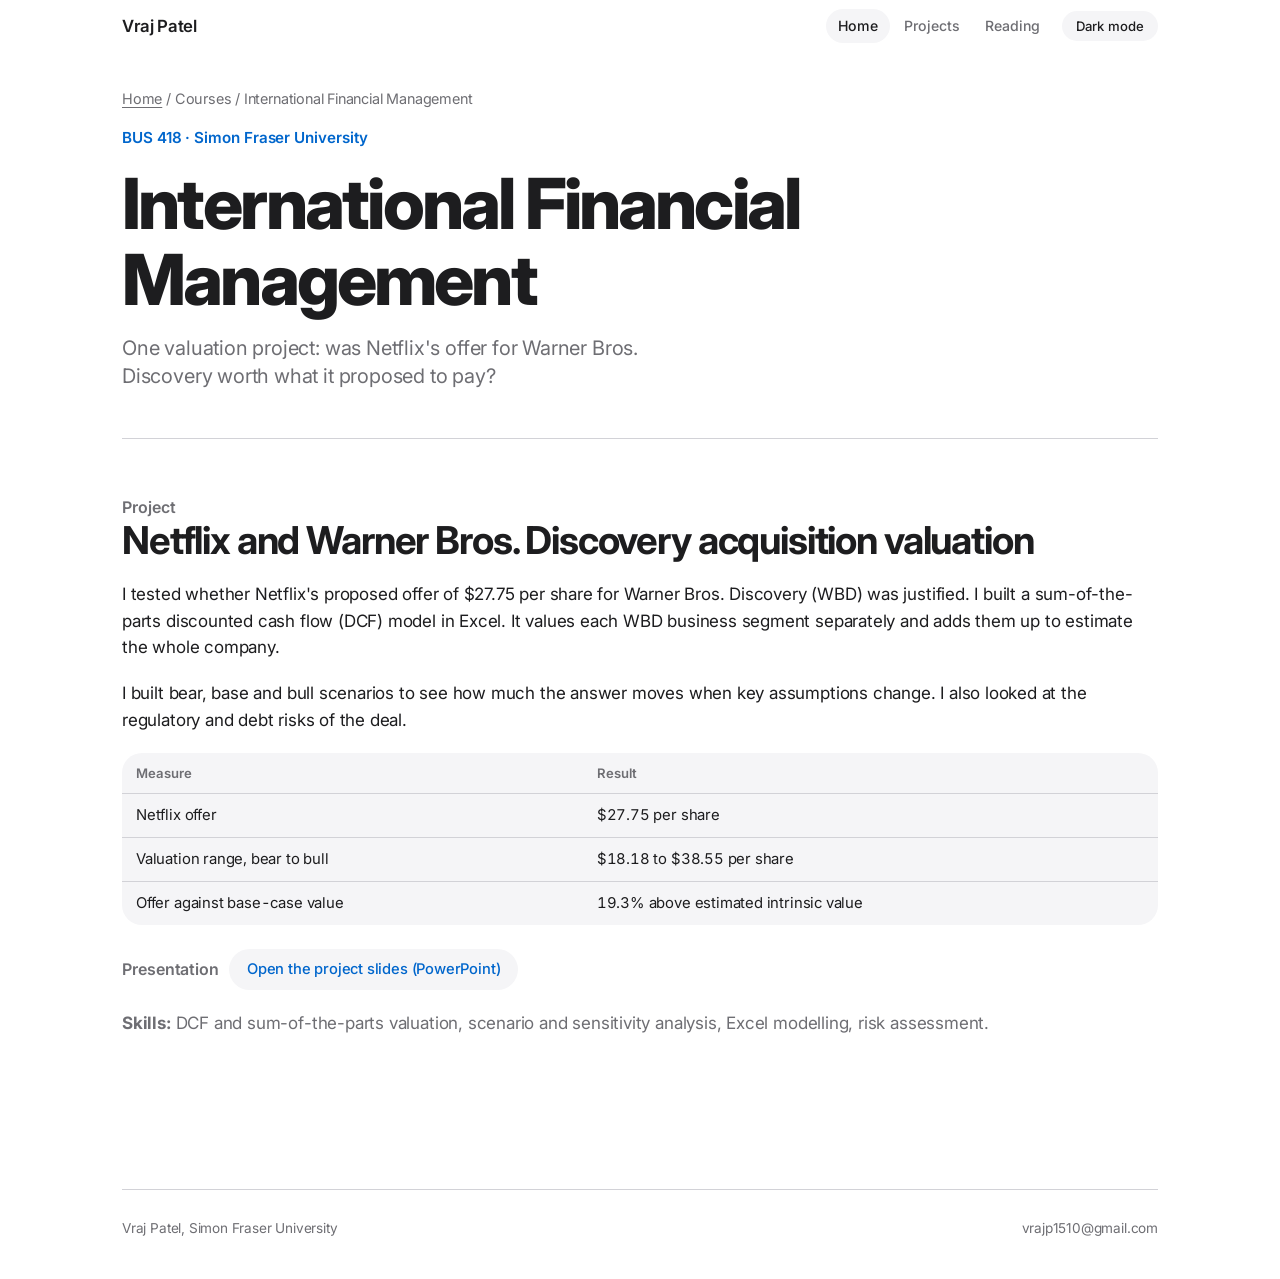
<file: international-finance.html>
<!doctype html><html lang="en"><head><meta charset="utf-8"><meta name="viewport" content="width=device-width,initial-scale=1"><title>International Financial Management</title></head><body><link rel="stylesheet" href="../style.css"><link rel="stylesheet" href="https://fonts.googleapis.com/css2?family=Inter:wght@400;500;600;700;800&display=swap">
<header class="top"><div class="topin"><a class="brand" href="../index.html">Vraj Patel</a><nav aria-label="Main"><a href="../index.html" aria-current="page">Home</a><a href="../projects.html">Projects</a><a href="../reading.html">Reading</a><button id="theme" type="button">Dark mode</button></nav></div></header>
<div class="wrap">
<main>
<div class="crumbs"><a href="../index.html">Home</a> / Courses / International Financial Management</div>
<div class="pagehead"><span class="tag">BUS 418 &middot; Simon Fraser University</span><h1>International Financial Management</h1>
<p class="lede">One valuation project: was Netflix's offer for Warner Bros. Discovery worth what it proposed to pay?</p></div>
<section class="proj"><div><p class="label">Project</p><h2>Netflix and Warner Bros. Discovery acquisition valuation</h2></div>
<p>I tested whether Netflix's proposed offer of $27.75 per share for Warner Bros. Discovery (WBD) was justified. I built a sum-of-the-parts discounted cash flow (DCF) model in Excel. It values each WBD business segment separately and adds them up to estimate the whole company.</p>
<p>I built bear, base and bull scenarios to see how much the answer moves when key assumptions change. I also looked at the regulatory and debt risks of the deal.</p>
<div class="tablewrap"><table><thead><tr><th>Measure</th><th>Result</th></tr></thead><tbody><tr><td>Netflix offer</td><td>$27.75 per share</td></tr><tr><td>Valuation range, bear to bull</td><td>$18.18 to $38.55 per share</td></tr><tr><td>Offer against base-case value</td><td>19.3% above estimated intrinsic value</td></tr></tbody></table></div>
<div class="files"><span class="label">Presentation</span><a href="https://1sfu-my.sharepoint.com/:p:/r/personal/vvp2_sfu_ca/_layouts/15/Doc.aspx?sourcedoc=%7BDC2FAE61-352C-4E26-A6D2-2FC5F8E94F4F%7D&amp;file=WBD%20&amp;%20NETFLIX.pptx=&amp;action=edit&amp;mobileredirect=true">Open the project slides (PowerPoint)</a></div>
<p class="muted"><b>Skills:</b> DCF and sum-of-the-parts valuation, scenario and sensitivity analysis, Excel modelling, risk assessment.</p>
</section>
</main>
<footer><span>Vraj Patel, Simon Fraser University</span><span>vrajp1510@gmail.com</span></footer>
</div><script>
(function(){try{if("scrollRestoration" in history)history.scrollRestoration="manual"}catch(e){}
function top(){if(!location.hash){window.scrollTo({top:0,left:0,behavior:"instant"});document.documentElement.scrollTop=0;document.body.scrollTop=0}}
top();addEventListener("pageshow",top);addEventListener("load",top);
})();
(function(){var r=document.documentElement,b=document.getElementById("theme");
function cur(){var t=r.getAttribute("data-theme");if(t)return t;return matchMedia("(prefers-color-scheme: dark)").matches?"dark":"light"}
try{var s=localStorage.getItem("vp-theme");if(s)r.setAttribute("data-theme",s)}catch(e){}
function lab(){b.textContent=cur()==="dark"?"Light mode":"Dark mode"}lab();
b.addEventListener("click",function(){var n=cur()==="dark"?"light":"dark";r.setAttribute("data-theme",n);try{localStorage.setItem("vp-theme",n)}catch(e){}lab()});
})();
(function(){var d=document,r=d.documentElement,rm=matchMedia("(prefers-reduced-motion: reduce)").matches;
r.classList.add("js");
var bar=d.createElement("div");bar.className="progress";d.body.appendChild(bar);
var bp=d.querySelector(".bphoto"),tick=false;
function onS(){tick=false;var h=r.scrollHeight-innerHeight,y=scrollY;bar.style.transform="scaleX("+(h>0?y/h:0)+")";if(bp&&!rm&&y<700)bp.style.transform="translate3d(0,"+(y*.12)+"px,0) scale(1.06)"}
addEventListener("scroll",function(){if(!tick){tick=true;requestAnimationFrame(onS)}},{passive:true});onS();
var els=d.querySelectorAll(".block,.card,.proj,.book,.chips li,figure,.pagehead,.files,details");
if("IntersectionObserver" in window&&!rm){var io=new IntersectionObserver(function(es){es.forEach(function(e){if(e.isIntersecting){e.target.classList.add("in");io.unobserve(e.target)}})},{threshold:.08,rootMargin:"0px 0px -6% 0px"});
els.forEach(function(el,i){var p=el.parentElement,k=0;if(p){var sib=p.children;for(var j=0;j<sib.length;j++){if(sib[j]===el){k=j;break}}}
el.classList.add("rv");el.style.transitionDelay=Math.min(k,6)*70+"ms";io.observe(el)})}
var ty=d.getElementById("typed");if(ty){var w=ty.getAttribute("data-w").split("|"),wi=0,ci=0,del=false;
if(rm){ty.textContent=w[0]}else{(function t(){var cur=w[wi];if(!del){ci++;ty.textContent=cur.slice(0,ci);if(ci===cur.length){del=true;return setTimeout(t,1600)}setTimeout(t,70)}else{ci--;ty.textContent=cur.slice(0,ci);if(ci===0){del=false;wi=(wi+1)%w.length;return setTimeout(t,300)}setTimeout(t,35)}})()}}
d.addEventListener("click",function(e){var a=e.target.closest&&e.target.closest("a[href]");if(!a||e.defaultPrevented||e.metaKey||e.ctrlKey||e.shiftKey||e.button||a.target||rm)return;
var u=a.getAttribute("href");if(!u||u.charAt(0)==="#"||/^(https?:|mailto:)/.test(u)||/\.(pdf|csv)$/.test(u))return;
e.preventDefault();r.classList.add("leaving");setTimeout(function(){location.href=a.href},220)});
addEventListener("pageshow",function(e){if(e.persisted)r.classList.remove("leaving")});
})();
(function(){var d=document,rm=matchMedia("(prefers-reduced-motion: reduce)").matches,h=d.querySelector("header.top"),ht=d.querySelector(".banner .herotext");
function hs(){var y=scrollY;if(h)h.classList.toggle("scrolled",y>8);if(ht&&!rm&&y<900){var p=Math.min(y/520,1);ht.style.opacity=1-p*.9;ht.style.transform="translate3d(0,"+(y*.18)+"px,0)"}}
var st=d.getElementById("stmt");if(st){var ws=st.textContent.trim().split(" ");st.innerHTML=ws.map(function(w){return "<span>"+w+"</span>"}).join(" ");var sp=st.querySelectorAll("span");
function sw(){var r=st.getBoundingClientRect(),vh=innerHeight,p=(vh*.85-r.top)/(vh*.55+r.height*.5);p=Math.max(0,Math.min(1,p));var n=p*sp.length;for(var i=0;i<sp.length;i++){var o=Math.max(.16,Math.min(1,n-i+.4));sp[i].style.opacity=rm?1:o}}
addEventListener("scroll",sw,{passive:true});addEventListener("resize",sw);sw()}
addEventListener("scroll",hs,{passive:true});hs();
var cs=d.querySelectorAll("[data-count]");if(cs.length&&"IntersectionObserver" in window&&!rm){var co=new IntersectionObserver(function(es){es.forEach(function(e){if(!e.isIntersecting)return;co.unobserve(e.target);var el=e.target,to=+el.getAttribute("data-count"),t0=performance.now();(function f(t){var k=Math.min((t-t0)/1400,1),v=1-Math.pow(1-k,4);el.textContent=Math.round(to*v);if(k<1)requestAnimationFrame(f)})(t0)})},{threshold:.6});cs.forEach(function(c){c.textContent="0";co.observe(c)})}
})();
(function(){var d=document;function wire(listSel,attr,itemSel){var seg=d.querySelector(".seg");if(!seg)return;
var items=d.querySelectorAll(itemSel);seg.addEventListener("click",function(e){var b=e.target.closest("button");if(!b)return;
seg.querySelectorAll("button").forEach(function(x){x.classList.toggle("on",x===b)});var f=b.getAttribute("data-f");
items.forEach(function(it){var show=f==="all"||it.getAttribute(attr)===f;it.classList.toggle("off",!show)})})}
if(d.getElementById("pgrid"))wire("#pgrid","data-cat",".pc,section[data-cat]");else if(d.getElementById("shelf"))wire("#shelf","data-t",".book")})();
</script></body></html>
</file>
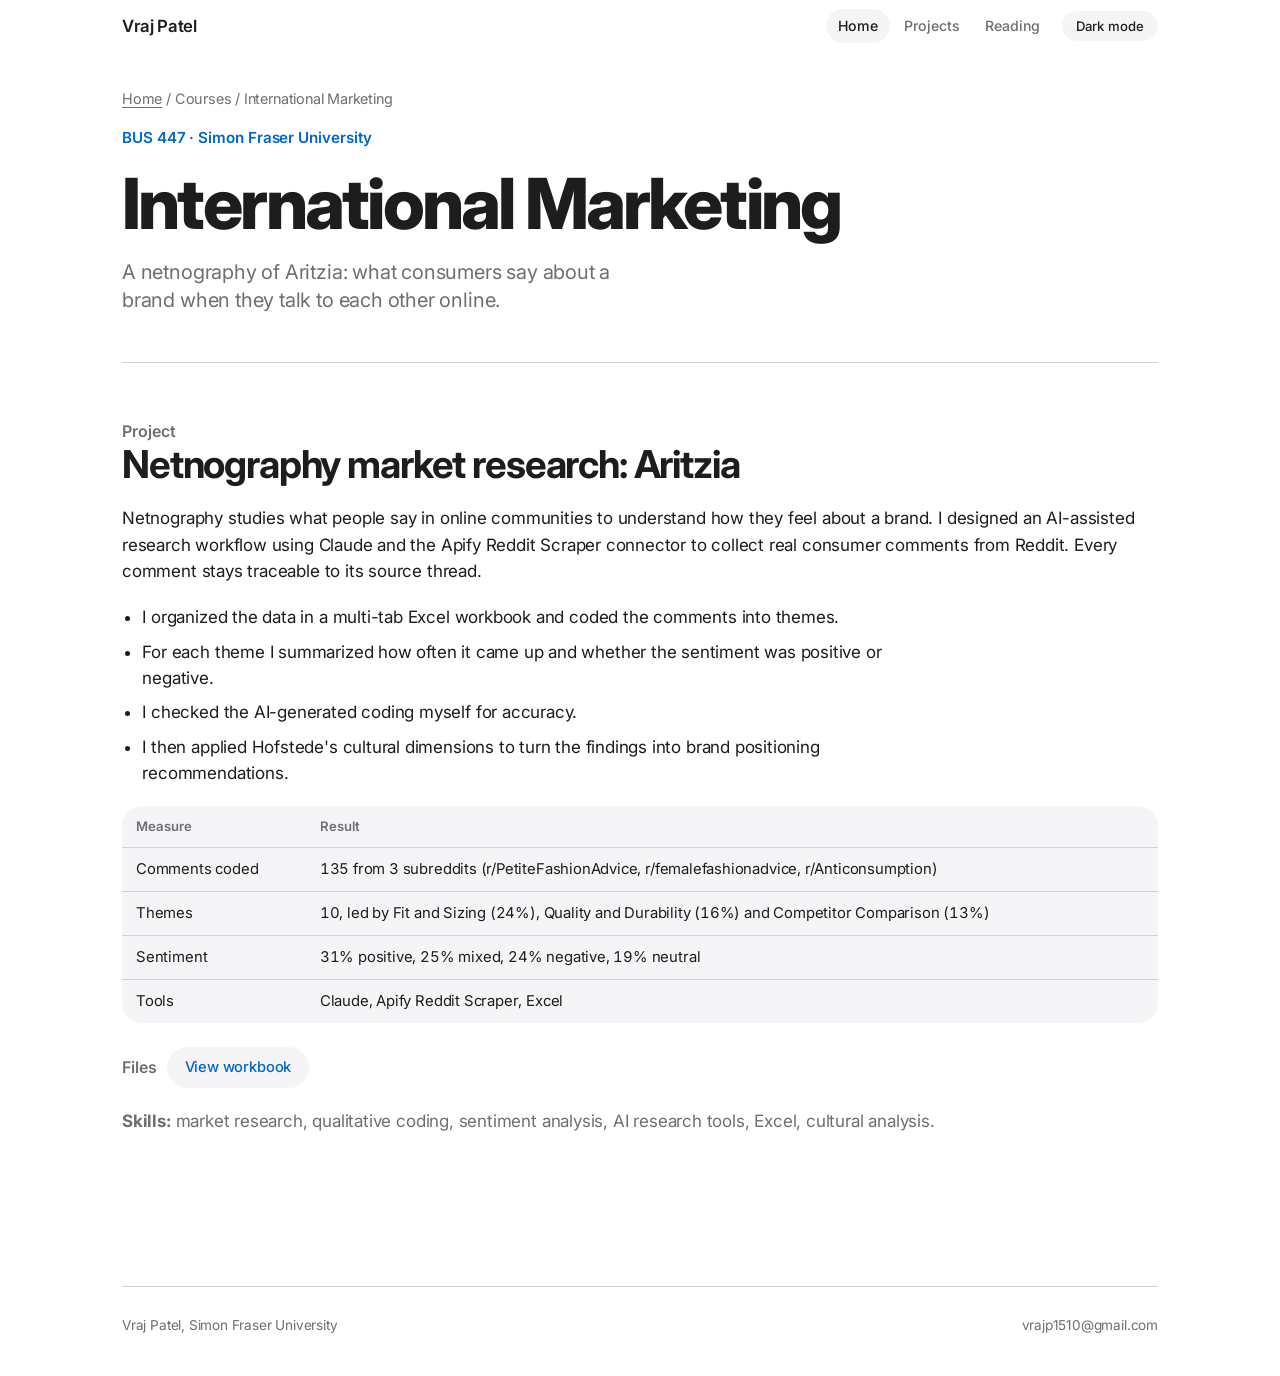
<file: international-marketing.html>
<!doctype html><html lang="en"><head><meta charset="utf-8"><meta name="viewport" content="width=device-width,initial-scale=1"><title>International Marketing</title></head><body><link rel="stylesheet" href="../style.css"><link rel="stylesheet" href="https://fonts.googleapis.com/css2?family=Inter:wght@400;500;600;700;800&display=swap">
<header class="top"><div class="topin"><a class="brand" href="../index.html">Vraj Patel</a><nav aria-label="Main"><a href="../index.html" aria-current="page">Home</a><a href="../projects.html">Projects</a><a href="../reading.html">Reading</a><button id="theme" type="button">Dark mode</button></nav></div></header>
<div class="wrap">
<main>
<div class="crumbs"><a href="../index.html">Home</a> / Courses / International Marketing</div>
<div class="pagehead"><span class="tag">BUS 447 &middot; Simon Fraser University</span><h1>International Marketing</h1>
<p class="lede">A netnography of Aritzia: what consumers say about a brand when they talk to each other online.</p></div>
<section class="proj"><div><p class="label">Project</p><h2>Netnography market research: Aritzia</h2></div>
<p>Netnography studies what people say in online communities to understand how they feel about a brand. I designed an AI-assisted research workflow using Claude and the Apify Reddit Scraper connector to collect real consumer comments from Reddit. Every comment stays traceable to its source thread.</p>
<ul><li>I organized the data in a multi-tab Excel workbook and coded the comments into themes.</li><li>For each theme I summarized how often it came up and whether the sentiment was positive or negative.</li><li>I checked the AI-generated coding myself for accuracy.</li><li>I then applied Hofstede's cultural dimensions to turn the findings into brand positioning recommendations.</li></ul>
<div class="tablewrap"><table><thead><tr><th>Measure</th><th>Result</th></tr></thead><tbody><tr><td>Comments coded</td><td>135 from 3 subreddits (r/PetiteFashionAdvice, r/femalefashionadvice, r/Anticonsumption)</td></tr><tr><td>Themes</td><td>10, led by Fit and Sizing (24%), Quality and Durability (16%) and Competitor Comparison (13%)</td></tr><tr><td>Sentiment</td><td>31% positive, 25% mixed, 24% negative, 19% neutral</td></tr><tr><td>Tools</td><td>Claude, Apify Reddit Scraper, Excel</td></tr></tbody></table></div>
<div class="files"><span class="label">Files</span><a href="../docs/netnography-workbook.html">View workbook</a></div>
<p class="muted"><b>Skills:</b> market research, qualitative coding, sentiment analysis, AI research tools, Excel, cultural analysis.</p>
</section>
</main>
<footer><span>Vraj Patel, Simon Fraser University</span><span>vrajp1510@gmail.com</span></footer>
</div><script>
(function(){try{if("scrollRestoration" in history)history.scrollRestoration="manual"}catch(e){}
function top(){if(!location.hash){window.scrollTo({top:0,left:0,behavior:"instant"});document.documentElement.scrollTop=0;document.body.scrollTop=0}}
top();addEventListener("pageshow",top);addEventListener("load",top);
})();
(function(){var r=document.documentElement,b=document.getElementById("theme");
function cur(){var t=r.getAttribute("data-theme");if(t)return t;return matchMedia("(prefers-color-scheme: dark)").matches?"dark":"light"}
try{var s=localStorage.getItem("vp-theme");if(s)r.setAttribute("data-theme",s)}catch(e){}
function lab(){b.textContent=cur()==="dark"?"Light mode":"Dark mode"}lab();
b.addEventListener("click",function(){var n=cur()==="dark"?"light":"dark";r.setAttribute("data-theme",n);try{localStorage.setItem("vp-theme",n)}catch(e){}lab()});
})();
(function(){var d=document,r=d.documentElement,rm=matchMedia("(prefers-reduced-motion: reduce)").matches;
r.classList.add("js");
var bar=d.createElement("div");bar.className="progress";d.body.appendChild(bar);
var bp=d.querySelector(".bphoto"),tick=false;
function onS(){tick=false;var h=r.scrollHeight-innerHeight,y=scrollY;bar.style.transform="scaleX("+(h>0?y/h:0)+")";if(bp&&!rm&&y<700)bp.style.transform="translate3d(0,"+(y*.12)+"px,0) scale(1.06)"}
addEventListener("scroll",function(){if(!tick){tick=true;requestAnimationFrame(onS)}},{passive:true});onS();
var els=d.querySelectorAll(".block,.card,.proj,.book,.chips li,figure,.pagehead,.files,details");
if("IntersectionObserver" in window&&!rm){var io=new IntersectionObserver(function(es){es.forEach(function(e){if(e.isIntersecting){e.target.classList.add("in");io.unobserve(e.target)}})},{threshold:.08,rootMargin:"0px 0px -6% 0px"});
els.forEach(function(el,i){var p=el.parentElement,k=0;if(p){var sib=p.children;for(var j=0;j<sib.length;j++){if(sib[j]===el){k=j;break}}}
el.classList.add("rv");el.style.transitionDelay=Math.min(k,6)*70+"ms";io.observe(el)})}
var ty=d.getElementById("typed");if(ty){var w=ty.getAttribute("data-w").split("|"),wi=0,ci=0,del=false;
if(rm){ty.textContent=w[0]}else{(function t(){var cur=w[wi];if(!del){ci++;ty.textContent=cur.slice(0,ci);if(ci===cur.length){del=true;return setTimeout(t,1600)}setTimeout(t,70)}else{ci--;ty.textContent=cur.slice(0,ci);if(ci===0){del=false;wi=(wi+1)%w.length;return setTimeout(t,300)}setTimeout(t,35)}})()}}
d.addEventListener("click",function(e){var a=e.target.closest&&e.target.closest("a[href]");if(!a||e.defaultPrevented||e.metaKey||e.ctrlKey||e.shiftKey||e.button||a.target||rm)return;
var u=a.getAttribute("href");if(!u||u.charAt(0)==="#"||/^(https?:|mailto:)/.test(u)||/\.(pdf|csv)$/.test(u))return;
e.preventDefault();r.classList.add("leaving");setTimeout(function(){location.href=a.href},220)});
addEventListener("pageshow",function(e){if(e.persisted)r.classList.remove("leaving")});
})();
(function(){var d=document,rm=matchMedia("(prefers-reduced-motion: reduce)").matches,h=d.querySelector("header.top"),ht=d.querySelector(".banner .herotext");
function hs(){var y=scrollY;if(h)h.classList.toggle("scrolled",y>8);if(ht&&!rm&&y<900){var p=Math.min(y/520,1);ht.style.opacity=1-p*.9;ht.style.transform="translate3d(0,"+(y*.18)+"px,0)"}}
var st=d.getElementById("stmt");if(st){var ws=st.textContent.trim().split(" ");st.innerHTML=ws.map(function(w){return "<span>"+w+"</span>"}).join(" ");var sp=st.querySelectorAll("span");
function sw(){var r=st.getBoundingClientRect(),vh=innerHeight,p=(vh*.85-r.top)/(vh*.55+r.height*.5);p=Math.max(0,Math.min(1,p));var n=p*sp.length;for(var i=0;i<sp.length;i++){var o=Math.max(.16,Math.min(1,n-i+.4));sp[i].style.opacity=rm?1:o}}
addEventListener("scroll",sw,{passive:true});addEventListener("resize",sw);sw()}
addEventListener("scroll",hs,{passive:true});hs();
var cs=d.querySelectorAll("[data-count]");if(cs.length&&"IntersectionObserver" in window&&!rm){var co=new IntersectionObserver(function(es){es.forEach(function(e){if(!e.isIntersecting)return;co.unobserve(e.target);var el=e.target,to=+el.getAttribute("data-count"),t0=performance.now();(function f(t){var k=Math.min((t-t0)/1400,1),v=1-Math.pow(1-k,4);el.textContent=Math.round(to*v);if(k<1)requestAnimationFrame(f)})(t0)})},{threshold:.6});cs.forEach(function(c){c.textContent="0";co.observe(c)})}
})();
(function(){var d=document;function wire(listSel,attr,itemSel){var seg=d.querySelector(".seg");if(!seg)return;
var items=d.querySelectorAll(itemSel);seg.addEventListener("click",function(e){var b=e.target.closest("button");if(!b)return;
seg.querySelectorAll("button").forEach(function(x){x.classList.toggle("on",x===b)});var f=b.getAttribute("data-f");
items.forEach(function(it){var show=f==="all"||it.getAttribute(attr)===f;it.classList.toggle("off",!show)})})}
if(d.getElementById("pgrid"))wire("#pgrid","data-cat",".pc,section[data-cat]");else if(d.getElementById("shelf"))wire("#shelf","data-t",".book")})();
</script></body></html>
</file>
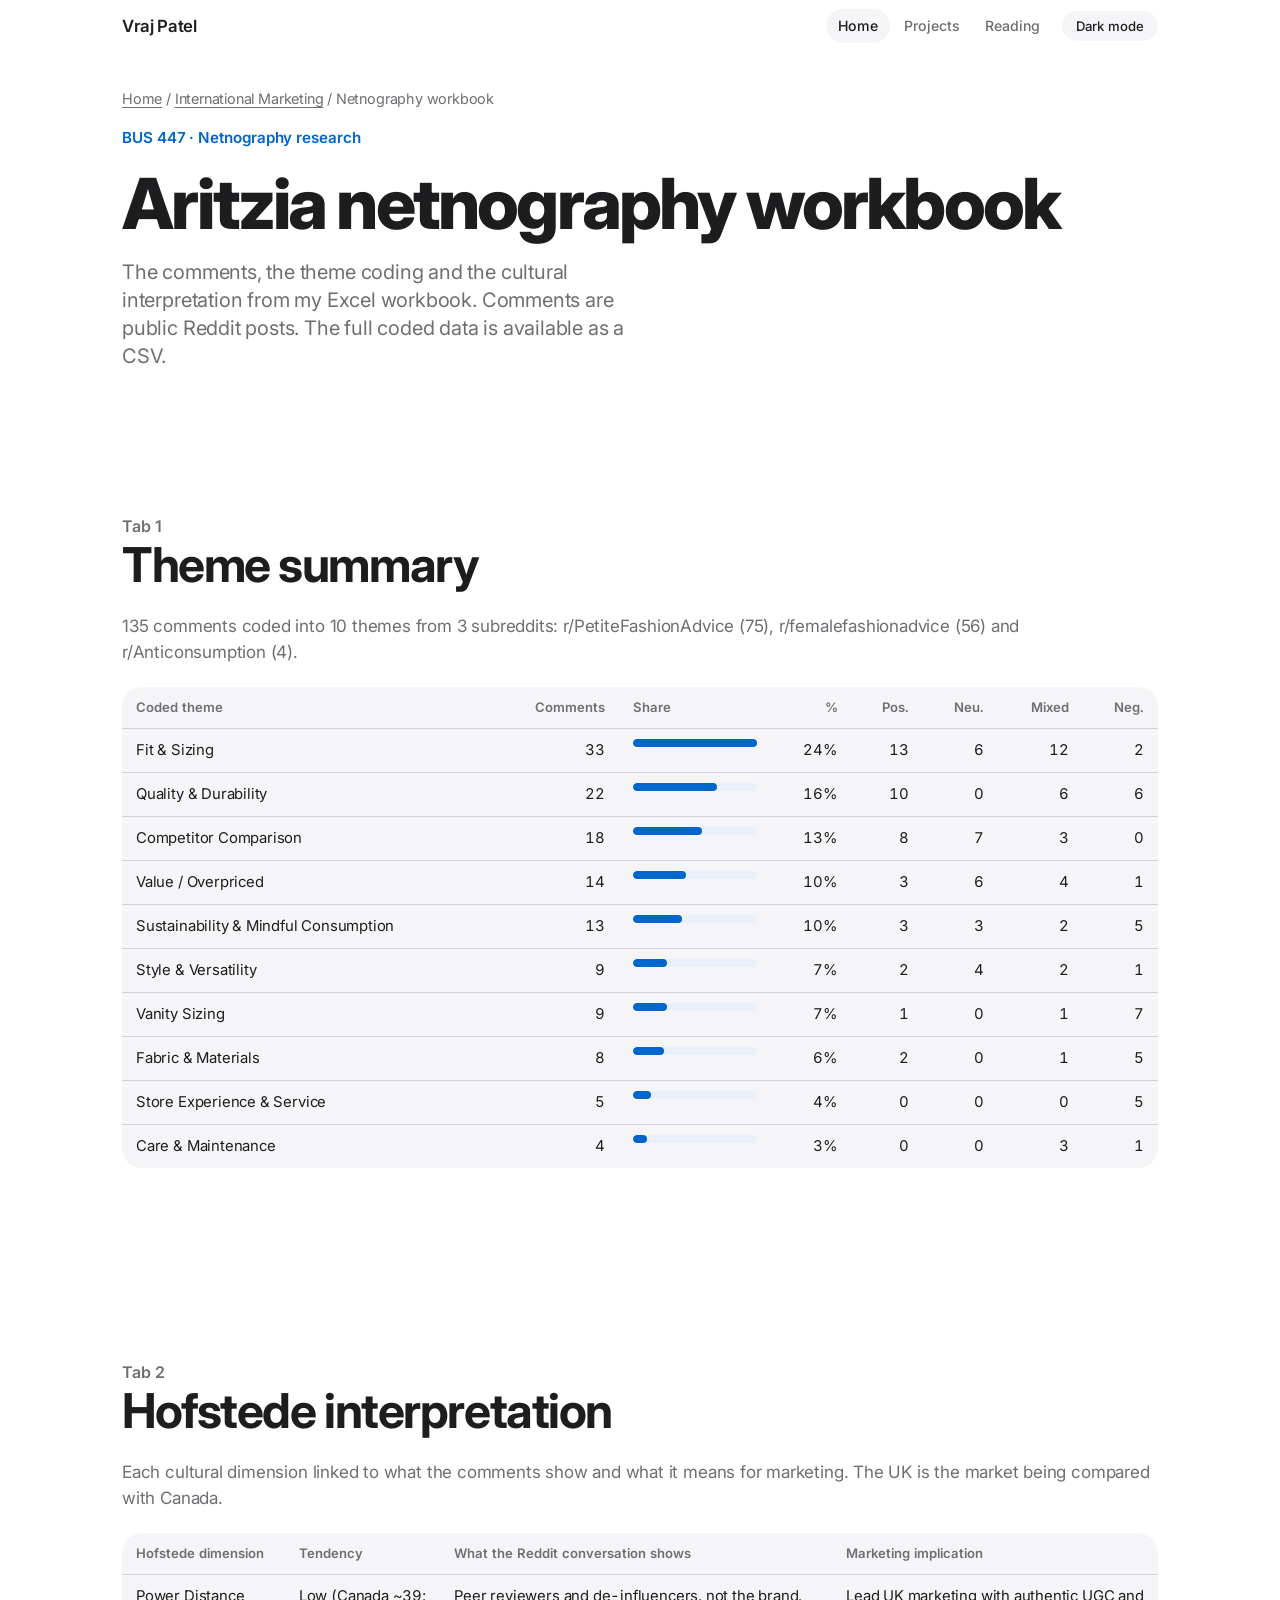
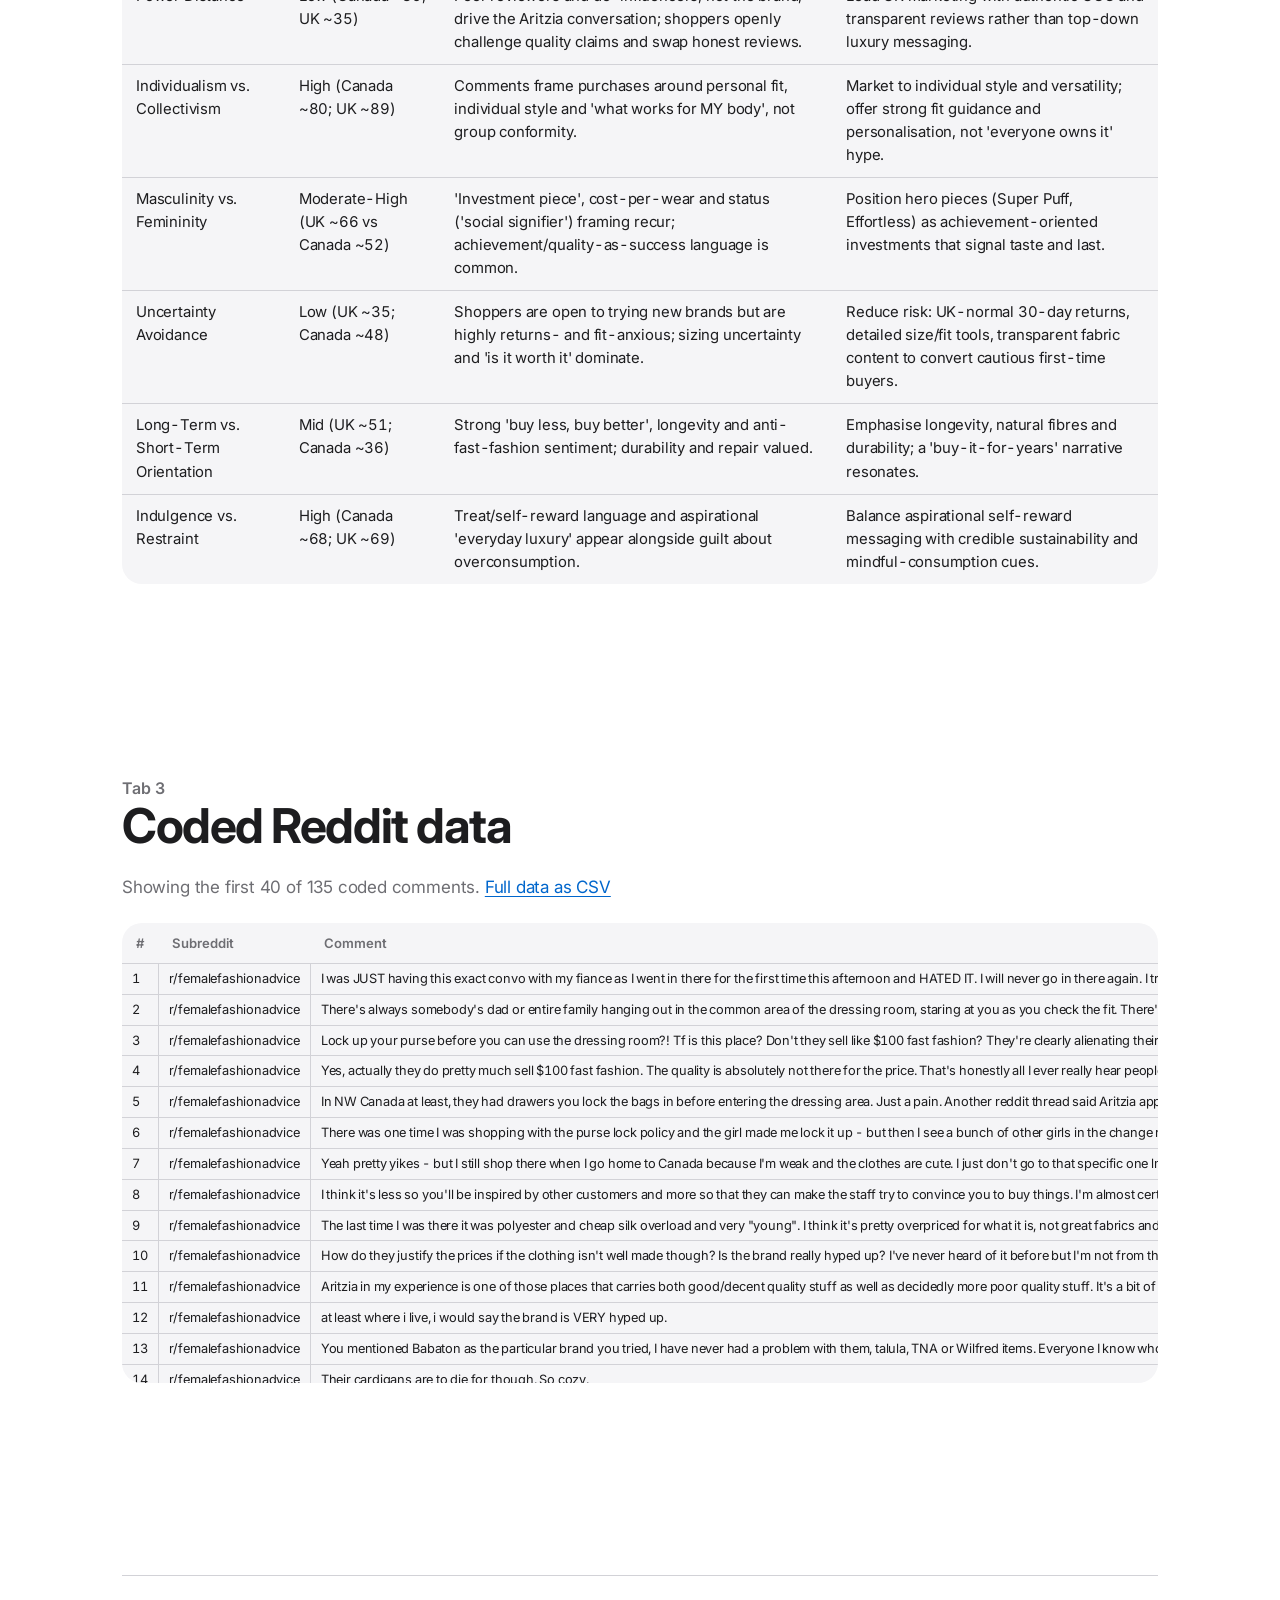
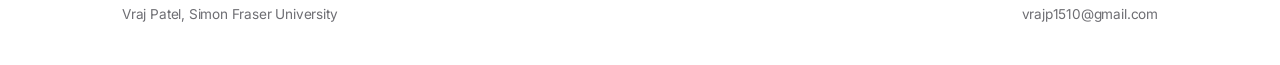
<file: netnography-workbook.html>
<!doctype html><html lang="en"><head><meta charset="utf-8"><meta name="viewport" content="width=device-width,initial-scale=1"><title>Aritzia netnography workbook</title></head><body><link rel="stylesheet" href="../style.css"><link rel="stylesheet" href="https://fonts.googleapis.com/css2?family=Inter:wght@400;500;600;700;800&display=swap">
<header class="top"><div class="topin"><a class="brand" href="../index.html">Vraj Patel</a><nav aria-label="Main"><a href="../index.html" aria-current="page">Home</a><a href="../projects.html">Projects</a><a href="../reading.html">Reading</a><button id="theme" type="button">Dark mode</button></nav></div></header>
<div class="wrap">
<main><div class="crumbs"><a href="../index.html">Home</a> / <a href="../courses/international-marketing.html">International Marketing</a> / Netnography workbook</div>
<div class="pagehead"><span class="tag">BUS 447 &middot; Netnography research</span><h1>Aritzia netnography workbook</h1>
<p class="lede">The comments, the theme coding and the cultural interpretation from my Excel workbook. Comments are public Reddit posts. The full coded data is available as a CSV.</p></div>
<section class="block"><div><p class="label">Tab 1</p><h2>Theme summary</h2></div>
<p class="muted">135 comments coded into 10 themes from 3 subreddits: r/PetiteFashionAdvice (75), r/femalefashionadvice (56) and r/Anticonsumption (4).</p>
<div class="tablewrap"><table><thead><tr><th>Coded theme</th><th class="n">Comments</th><th>Share</th><th class="n">%</th><th class="n">Pos.</th><th class="n">Neu.</th><th class="n">Mixed</th><th class="n">Neg.</th></tr></thead><tbody><tr><td>Fit &amp; Sizing</td><td class="n">33</td><td><div class="bar"><span style="width:102%"></span></div></td><td class="n">24%</td><td class="n">13</td><td class="n">6</td><td class="n">12</td><td class="n">2</td></tr><tr><td>Quality &amp; Durability</td><td class="n">22</td><td><div class="bar"><span style="width:68%"></span></div></td><td class="n">16%</td><td class="n">10</td><td class="n">0</td><td class="n">6</td><td class="n">6</td></tr><tr><td>Competitor Comparison</td><td class="n">18</td><td><div class="bar"><span style="width:56%"></span></div></td><td class="n">13%</td><td class="n">8</td><td class="n">7</td><td class="n">3</td><td class="n">0</td></tr><tr><td>Value / Overpriced</td><td class="n">14</td><td><div class="bar"><span style="width:43%"></span></div></td><td class="n">10%</td><td class="n">3</td><td class="n">6</td><td class="n">4</td><td class="n">1</td></tr><tr><td>Sustainability &amp; Mindful Consumption</td><td class="n">13</td><td><div class="bar"><span style="width:40%"></span></div></td><td class="n">10%</td><td class="n">3</td><td class="n">3</td><td class="n">2</td><td class="n">5</td></tr><tr><td>Style &amp; Versatility</td><td class="n">9</td><td><div class="bar"><span style="width:28%"></span></div></td><td class="n">7%</td><td class="n">2</td><td class="n">4</td><td class="n">2</td><td class="n">1</td></tr><tr><td>Vanity Sizing</td><td class="n">9</td><td><div class="bar"><span style="width:28%"></span></div></td><td class="n">7%</td><td class="n">1</td><td class="n">0</td><td class="n">1</td><td class="n">7</td></tr><tr><td>Fabric &amp; Materials</td><td class="n">8</td><td><div class="bar"><span style="width:25%"></span></div></td><td class="n">6%</td><td class="n">2</td><td class="n">0</td><td class="n">1</td><td class="n">5</td></tr><tr><td>Store Experience &amp; Service</td><td class="n">5</td><td><div class="bar"><span style="width:15%"></span></div></td><td class="n">4%</td><td class="n">0</td><td class="n">0</td><td class="n">0</td><td class="n">5</td></tr><tr><td>Care &amp; Maintenance</td><td class="n">4</td><td><div class="bar"><span style="width:12%"></span></div></td><td class="n">3%</td><td class="n">0</td><td class="n">0</td><td class="n">3</td><td class="n">1</td></tr></tbody></table></div></section>
<section class="block"><div><p class="label">Tab 2</p><h2>Hofstede interpretation</h2></div>
<p class="muted">Each cultural dimension linked to what the comments show and what it means for marketing. The UK is the market being compared with Canada.</p><div class="tablewrap"><table><thead><tr><th>Hofstede dimension</th><th>Tendency</th><th>What the Reddit conversation shows</th><th>Marketing implication</th></tr></thead><tbody><tr><td>Power Distance</td><td>Low (Canada ~39; UK ~35)</td><td>Peer reviewers and de-influencers, not the brand, drive the Aritzia conversation; shoppers openly challenge quality claims and swap honest reviews.</td><td>Lead UK marketing with authentic UGC and transparent reviews rather than top-down luxury messaging.</td></tr><tr><td>Individualism vs. Collectivism</td><td>High (Canada ~80; UK ~89)</td><td>Comments frame purchases around personal fit, individual style and &#x27;what works for MY body&#x27;, not group conformity.</td><td>Market to individual style and versatility; offer strong fit guidance and personalisation, not &#x27;everyone owns it&#x27; hype.</td></tr><tr><td>Masculinity vs. Femininity</td><td>Moderate-High (UK ~66 vs Canada ~52)</td><td>&#x27;Investment piece&#x27;, cost-per-wear and status (&#x27;social signifier&#x27;) framing recur; achievement/quality-as-success language is common.</td><td>Position hero pieces (Super Puff, Effortless) as achievement-oriented investments that signal taste and last.</td></tr><tr><td>Uncertainty Avoidance</td><td>Low (UK ~35; Canada ~48)</td><td>Shoppers are open to trying new brands but are highly returns- and fit-anxious; sizing uncertainty and &#x27;is it worth it&#x27; dominate.</td><td>Reduce risk: UK-normal 30-day returns, detailed size/fit tools, transparent fabric content to convert cautious first-time buyers.</td></tr><tr><td>Long-Term vs. Short-Term Orientation</td><td>Mid (UK ~51; Canada ~36)</td><td>Strong &#x27;buy less, buy better&#x27;, longevity and anti-fast-fashion sentiment; durability and repair valued.</td><td>Emphasise longevity, natural fibres and durability; a &#x27;buy-it-for-years&#x27; narrative resonates.</td></tr><tr><td>Indulgence vs. Restraint</td><td>High (Canada ~68; UK ~69)</td><td>Treat/self-reward language and aspirational &#x27;everyday luxury&#x27; appear alongside guilt about overconsumption.</td><td>Balance aspirational self-reward messaging with credible sustainability and mindful-consumption cues.</td></tr></tbody></table></div></section>
<section class="block"><div><p class="label">Tab 3</p><h2>Coded Reddit data</h2></div>
<p class="muted">Showing the first 40 of 135 coded comments. <a href="../csv/netnography_reddit_data.csv">Full data as CSV</a></p><div class="tablewrap sheet"><table><thead><tr><th>#</th><th>Subreddit</th><th>Comment</th><th>Date</th><th>Coded theme</th><th>Sentiment</th></tr></thead><tbody><tr><td>1</td><td>r/femalefashionadvice</td><td>I was JUST having this exact convo with my fiance as I went in there for the first time this afternoon and HATED IT. I will never go in there again. I tried on one item...</td><td>2022-05-07</td><td>Store Experience &amp; Service</td><td>Negative</td></tr><tr><td>2</td><td>r/femalefashionadvice</td><td>There&#x27;s always somebody&#x27;s dad or entire family hanging out in the common area of the dressing room, staring at you as you check the fit. There&#x27;s never enough mirrors, so...</td><td>2022-05-08</td><td>Store Experience &amp; Service</td><td>Negative</td></tr><tr><td>3</td><td>r/femalefashionadvice</td><td>Lock up your purse before you can use the dressing room?! Tf is this place? Don&#x27;t they sell like $100 fast fashion? They&#x27;re clearly alienating their entire customer base...</td><td>2022-05-08</td><td>Value / Overpriced</td><td>Negative</td></tr><tr><td>4</td><td>r/femalefashionadvice</td><td>Yes, actually they do pretty much sell $100 fast fashion. The quality is absolutely not there for the price. That&#x27;s honestly all I ever really hear people say about...</td><td>2022-05-08</td><td>Quality &amp; Durability</td><td>Negative</td></tr><tr><td>5</td><td>r/femalefashionadvice</td><td>In NW Canada at least, they had drawers you lock the bags in before entering the dressing area. Just a pain. Another reddit thread said Aritzia apparently ended this...</td><td>2022-05-08</td><td>Store Experience &amp; Service</td><td>Negative</td></tr><tr><td>6</td><td>r/femalefashionadvice</td><td>There was one time I was shopping with the purse lock policy and the girl made me lock it up - but then I see a bunch of other girls in the change room who all had their...</td><td>2022-05-08</td><td>Store Experience &amp; Service</td><td>Negative</td></tr><tr><td>7</td><td>r/femalefashionadvice</td><td>Yeah pretty yikes - but I still shop there when I go home to Canada because I&#x27;m weak and the clothes are cute. I just don&#x27;t go to that specific one lmao</td><td>2022-05-09</td><td>Style &amp; Versatility</td><td>Mixed</td></tr><tr><td>8</td><td>r/femalefashionadvice</td><td>I think it&#x27;s less so you&#x27;ll be inspired by other customers and more so that they can make the staff try to convince you to buy things. I&#x27;m almost certain it&#x27;s policy...</td><td>2022-05-08</td><td>Store Experience &amp; Service</td><td>Negative</td></tr><tr><td>9</td><td>r/femalefashionadvice</td><td>The last time I was there it was polyester and cheap silk overload and very &quot;young&quot;. I think it&#x27;s pretty overpriced for what it is, not great fabrics and not very well...</td><td>2014-05-05</td><td>Fabric &amp; Materials</td><td>Negative</td></tr><tr><td>10</td><td>r/femalefashionadvice</td><td>How do they justify the prices if the clothing isn&#x27;t well made though? Is the brand really hyped up? I&#x27;ve never heard of it before but I&#x27;m not from the US so maybe...</td><td>2014-05-05</td><td>Value / Overpriced</td><td>Neutral</td></tr><tr><td>11</td><td>r/femalefashionadvice</td><td>Aritzia in my experience is one of those places that carries both good/decent quality stuff as well as decidedly more poor quality stuff. It&#x27;s a bit of a hit and miss.</td><td>2014-05-06</td><td>Quality &amp; Durability</td><td>Mixed</td></tr><tr><td>12</td><td>r/femalefashionadvice</td><td>at least where i live, i would say the brand is VERY hyped up.</td><td>2014-05-06</td><td>Value / Overpriced</td><td>Neutral</td></tr><tr><td>13</td><td>r/femalefashionadvice</td><td>You mentioned Babaton as the particular brand you tried, I have never had a problem with them, talula, TNA or Wilfred items. Everyone I know who also shops there has...</td><td>2014-05-06</td><td>Quality &amp; Durability</td><td>Positive</td></tr><tr><td>14</td><td>r/femalefashionadvice</td><td>Their cardigans are to die for though. So cozy.</td><td>2014-05-06</td><td>Style &amp; Versatility</td><td>Positive</td></tr><tr><td>15</td><td>r/femalefashionadvice</td><td>The defining characteristic of fast fashion is its 2-12 week production cycle. It&#x27;s not about how long any individual customer keeps any individual item. Fast fashion...</td><td>2021-02-11</td><td>Sustainability &amp; Mindful Consumption</td><td>Neutral</td></tr><tr><td>16</td><td>r/femalefashionadvice</td><td>But at the same time the overproduction/fast-fashion model inherently brings sweatshop labor and cheap/poor quality with it, since that volume of production would be...</td><td>2021-02-12</td><td>Sustainability &amp; Mindful Consumption</td><td>Negative</td></tr><tr><td>17</td><td>r/femalefashionadvice</td><td>The problem isn&#x27;t buying trendy items, the problem is that any item produced within short lead times at a mass scale has to be exploiting labourers in developing...</td><td>2021-02-11</td><td>Sustainability &amp; Mindful Consumption</td><td>Negative</td></tr><tr><td>18</td><td>r/femalefashionadvice</td><td>It&#x27;s like the recycling of plastics issue. Corporations literally launched those green movement campaigns back in the day about consumers recycling plastic waste, all to...</td><td>2021-02-12</td><td>Sustainability &amp; Mindful Consumption</td><td>Negative</td></tr><tr><td>19</td><td>r/femalefashionadvice</td><td>I think at some point you do need to start wearing more expensive clothes (people can tell), but one or two pieces rather than changing your whole wardrobe. Think...</td><td>2024-08-28</td><td>Competitor Comparison</td><td>Mixed</td></tr><tr><td>20</td><td>r/femalefashionadvice</td><td>I&#x27;m part of the cult of Uniqlo now, their plain white t-shirts are great.</td><td>2024-08-28</td><td>Competitor Comparison</td><td>Positive</td></tr><tr><td>21</td><td>r/femalefashionadvice</td><td>Banana republic has some great basic Ts that are fitted and not see-through.</td><td>2024-08-28</td><td>Competitor Comparison</td><td>Positive</td></tr><tr><td>22</td><td>r/femalefashionadvice</td><td>Fashion-oriented activewear brands like Athleta or Lululemon carry pieces that are less blatantly techwear looking. Uniqlo also carries stretch waistband trousers and...</td><td>2019-10-22</td><td>Competitor Comparison</td><td>Neutral</td></tr><tr><td>23</td><td>r/PetiteFashionAdvice</td><td>Aritzia is more expensive and will limit OPs options and BR has started to be significantly more $ lately as well. JCrew hits the right spot for utilizing this gift and...</td><td>2024-10-19</td><td>Value / Overpriced</td><td>Mixed</td></tr><tr><td>24</td><td>r/PetiteFashionAdvice</td><td>J Crew and Banana Republic for items that will last. Be very careful about fabric content at Ann Taylor and Loft. Boden has high quality petites too.</td><td>2024-10-19</td><td>Quality &amp; Durability</td><td>Mixed</td></tr><tr><td>25</td><td>r/PetiteFashionAdvice</td><td>Would second banana republic and j crew for quality that will last. Investment pieces that will last through style trends.</td><td>2024-10-19</td><td>Quality &amp; Durability</td><td>Positive</td></tr><tr><td>26</td><td>r/PetiteFashionAdvice</td><td>I&#x27;ve been very disappointed in LOFT and J.Crew the last couple seasons. Too many pieces were what I would call trendy and lower quality.</td><td>2024-10-19</td><td>Quality &amp; Durability</td><td>Negative</td></tr><tr><td>27</td><td>r/PetiteFashionAdvice</td><td>Agree LOFT quality has decreased.</td><td>2025-06-27</td><td>Quality &amp; Durability</td><td>Negative</td></tr><tr><td>28</td><td>r/PetiteFashionAdvice</td><td>For that amount of money you can get one or two pieces unless you find great sales or stick to Zara. Your biggest challenge will be finding petite sizing for pants and...</td><td>2024-10-19</td><td>Value / Overpriced</td><td>Mixed</td></tr><tr><td>29</td><td>r/PetiteFashionAdvice</td><td>Darn I really didn&#x27;t want to be sucked into Aritzia because of the crazy quality issues they&#x27;ve been having lately, but I just might cave now. They look so good on you!</td><td>2022-08-16</td><td>Quality &amp; Durability</td><td>Mixed</td></tr><tr><td>30</td><td>r/PetiteFashionAdvice</td><td>I completely get it, I was the same way, but it&#x27;s really hard to find a similar fit and similar quality without having to get it tailored!</td><td>2022-08-16</td><td>Quality &amp; Durability</td><td>Positive</td></tr><tr><td>31</td><td>r/PetiteFashionAdvice</td><td>For the pants it&#x27;s usually safe to get darker colours. It&#x27;s the light pants that you should avoid right now with the QC issues. For sizing check the measurements on the...</td><td>2022-08-17</td><td>Quality &amp; Durability</td><td>Mixed</td></tr><tr><td>32</td><td>r/PetiteFashionAdvice</td><td>I got a size 0! It fits perfect, I tried the 00 on and it was a little too tight for me personally. I&#x27;m 105 lbs if that helps!</td><td>2022-08-16</td><td>Fit &amp; Sizing</td><td>Positive</td></tr><tr><td>33</td><td>r/PetiteFashionAdvice</td><td>I definitely recommend their jeans. They offer an Extra Short length which are a true cropped jean for petites. I opt for their Curve style which adds 2 inches to the...</td><td>2021-02-21</td><td>Fit &amp; Sizing</td><td>Positive</td></tr><tr><td>34</td><td>r/PetiteFashionAdvice</td><td>Yes, I absolutely agree on its versatility! It was a bit of a splurge but I figured it truly is an investment piece.</td><td>2021-02-21</td><td>Value / Overpriced</td><td>Positive</td></tr><tr><td>35</td><td>r/PetiteFashionAdvice</td><td>I&#x27;m an Aritzia fan but for things like sweatpants I buy Vuori. Their fabrics are bunny soft. My other next choice is LL Bean. They do have petites and their clothes last...</td><td>2025-10-06</td><td>Competitor Comparison</td><td>Mixed</td></tr><tr><td>36</td><td>r/PetiteFashionAdvice</td><td>In general I&#x27;ve found that Aerie tends to run pretty oversize and isn&#x27;t super petite friendly. Except for items that specifically have short size options.</td><td>2025-10-06</td><td>Fit &amp; Sizing</td><td>Neutral</td></tr><tr><td>37</td><td>r/PetiteFashionAdvice</td><td>Aritzia&#x27;s fleece is much warmer than anything I have from AE. I have the Mega sweatpants and they are extremely comfortable but do nothing for my figure. Banded ankles...</td><td>2025-10-07</td><td>Quality &amp; Durability</td><td>Mixed</td></tr><tr><td>38</td><td>r/PetiteFashionAdvice</td><td>I have Aritzia Effortless Pants, and I love them! The quality is great, and the crepe fabric never wrinkles. They are one of my two go-to office pants.</td><td>2025-08-16</td><td>Quality &amp; Durability</td><td>Positive</td></tr><tr><td>39</td><td>r/PetiteFashionAdvice</td><td>I have both and the reformation pants are 100% better quality no question! I have a good amount of Aritzia pieces as well, but genuinely never understood the hype with...</td><td>2025-08-26</td><td>Fabric &amp; Materials</td><td>Negative</td></tr><tr><td>40</td><td>r/PetiteFashionAdvice</td><td>I just bought the super puff long. I was worried it would be ankle length but it hits right below my knee. The long is super cozy and warm.</td><td>2024-11-27</td><td>Fit &amp; Sizing</td><td>Positive</td></tr></tbody></table></div></section></main>
<footer><span>Vraj Patel, Simon Fraser University</span><span>vrajp1510@gmail.com</span></footer>
</div><script>
(function(){try{if("scrollRestoration" in history)history.scrollRestoration="manual"}catch(e){}
function top(){if(!location.hash){window.scrollTo({top:0,left:0,behavior:"instant"});document.documentElement.scrollTop=0;document.body.scrollTop=0}}
top();addEventListener("pageshow",top);addEventListener("load",top);
})();
(function(){var r=document.documentElement,b=document.getElementById("theme");
function cur(){var t=r.getAttribute("data-theme");if(t)return t;return matchMedia("(prefers-color-scheme: dark)").matches?"dark":"light"}
try{var s=localStorage.getItem("vp-theme");if(s)r.setAttribute("data-theme",s)}catch(e){}
function lab(){b.textContent=cur()==="dark"?"Light mode":"Dark mode"}lab();
b.addEventListener("click",function(){var n=cur()==="dark"?"light":"dark";r.setAttribute("data-theme",n);try{localStorage.setItem("vp-theme",n)}catch(e){}lab()});
})();
(function(){var d=document,r=d.documentElement,rm=matchMedia("(prefers-reduced-motion: reduce)").matches;
r.classList.add("js");
var bar=d.createElement("div");bar.className="progress";d.body.appendChild(bar);
var bp=d.querySelector(".bphoto"),tick=false;
function onS(){tick=false;var h=r.scrollHeight-innerHeight,y=scrollY;bar.style.transform="scaleX("+(h>0?y/h:0)+")";if(bp&&!rm&&y<700)bp.style.transform="translate3d(0,"+(y*.12)+"px,0) scale(1.06)"}
addEventListener("scroll",function(){if(!tick){tick=true;requestAnimationFrame(onS)}},{passive:true});onS();
var els=d.querySelectorAll(".block,.card,.proj,.book,.chips li,figure,.pagehead,.files,details");
if("IntersectionObserver" in window&&!rm){var io=new IntersectionObserver(function(es){es.forEach(function(e){if(e.isIntersecting){e.target.classList.add("in");io.unobserve(e.target)}})},{threshold:.08,rootMargin:"0px 0px -6% 0px"});
els.forEach(function(el,i){var p=el.parentElement,k=0;if(p){var sib=p.children;for(var j=0;j<sib.length;j++){if(sib[j]===el){k=j;break}}}
el.classList.add("rv");el.style.transitionDelay=Math.min(k,6)*70+"ms";io.observe(el)})}
var ty=d.getElementById("typed");if(ty){var w=ty.getAttribute("data-w").split("|"),wi=0,ci=0,del=false;
if(rm){ty.textContent=w[0]}else{(function t(){var cur=w[wi];if(!del){ci++;ty.textContent=cur.slice(0,ci);if(ci===cur.length){del=true;return setTimeout(t,1600)}setTimeout(t,70)}else{ci--;ty.textContent=cur.slice(0,ci);if(ci===0){del=false;wi=(wi+1)%w.length;return setTimeout(t,300)}setTimeout(t,35)}})()}}
d.addEventListener("click",function(e){var a=e.target.closest&&e.target.closest("a[href]");if(!a||e.defaultPrevented||e.metaKey||e.ctrlKey||e.shiftKey||e.button||a.target||rm)return;
var u=a.getAttribute("href");if(!u||u.charAt(0)==="#"||/^(https?:|mailto:)/.test(u)||/\.(pdf|csv)$/.test(u))return;
e.preventDefault();r.classList.add("leaving");setTimeout(function(){location.href=a.href},220)});
addEventListener("pageshow",function(e){if(e.persisted)r.classList.remove("leaving")});
})();
(function(){var d=document,rm=matchMedia("(prefers-reduced-motion: reduce)").matches,h=d.querySelector("header.top"),ht=d.querySelector(".banner .herotext");
function hs(){var y=scrollY;if(h)h.classList.toggle("scrolled",y>8);if(ht&&!rm&&y<900){var p=Math.min(y/520,1);ht.style.opacity=1-p*.9;ht.style.transform="translate3d(0,"+(y*.18)+"px,0)"}}
var st=d.getElementById("stmt");if(st){var ws=st.textContent.trim().split(" ");st.innerHTML=ws.map(function(w){return "<span>"+w+"</span>"}).join(" ");var sp=st.querySelectorAll("span");
function sw(){var r=st.getBoundingClientRect(),vh=innerHeight,p=(vh*.85-r.top)/(vh*.55+r.height*.5);p=Math.max(0,Math.min(1,p));var n=p*sp.length;for(var i=0;i<sp.length;i++){var o=Math.max(.16,Math.min(1,n-i+.4));sp[i].style.opacity=rm?1:o}}
addEventListener("scroll",sw,{passive:true});addEventListener("resize",sw);sw()}
addEventListener("scroll",hs,{passive:true});hs();
var cs=d.querySelectorAll("[data-count]");if(cs.length&&"IntersectionObserver" in window&&!rm){var co=new IntersectionObserver(function(es){es.forEach(function(e){if(!e.isIntersecting)return;co.unobserve(e.target);var el=e.target,to=+el.getAttribute("data-count"),t0=performance.now();(function f(t){var k=Math.min((t-t0)/1400,1),v=1-Math.pow(1-k,4);el.textContent=Math.round(to*v);if(k<1)requestAnimationFrame(f)})(t0)})},{threshold:.6});cs.forEach(function(c){c.textContent="0";co.observe(c)})}
})();
(function(){var d=document;function wire(listSel,attr,itemSel){var seg=d.querySelector(".seg");if(!seg)return;
var items=d.querySelectorAll(itemSel);seg.addEventListener("click",function(e){var b=e.target.closest("button");if(!b)return;
seg.querySelectorAll("button").forEach(function(x){x.classList.toggle("on",x===b)});var f=b.getAttribute("data-f");
items.forEach(function(it){var show=f==="all"||it.getAttribute(attr)===f;it.classList.toggle("off",!show)})})}
if(d.getElementById("pgrid"))wire("#pgrid","data-cat",".pc,section[data-cat]");else if(d.getElementById("shelf"))wire("#shelf","data-t",".book")})();
</script></body></html>
</file>
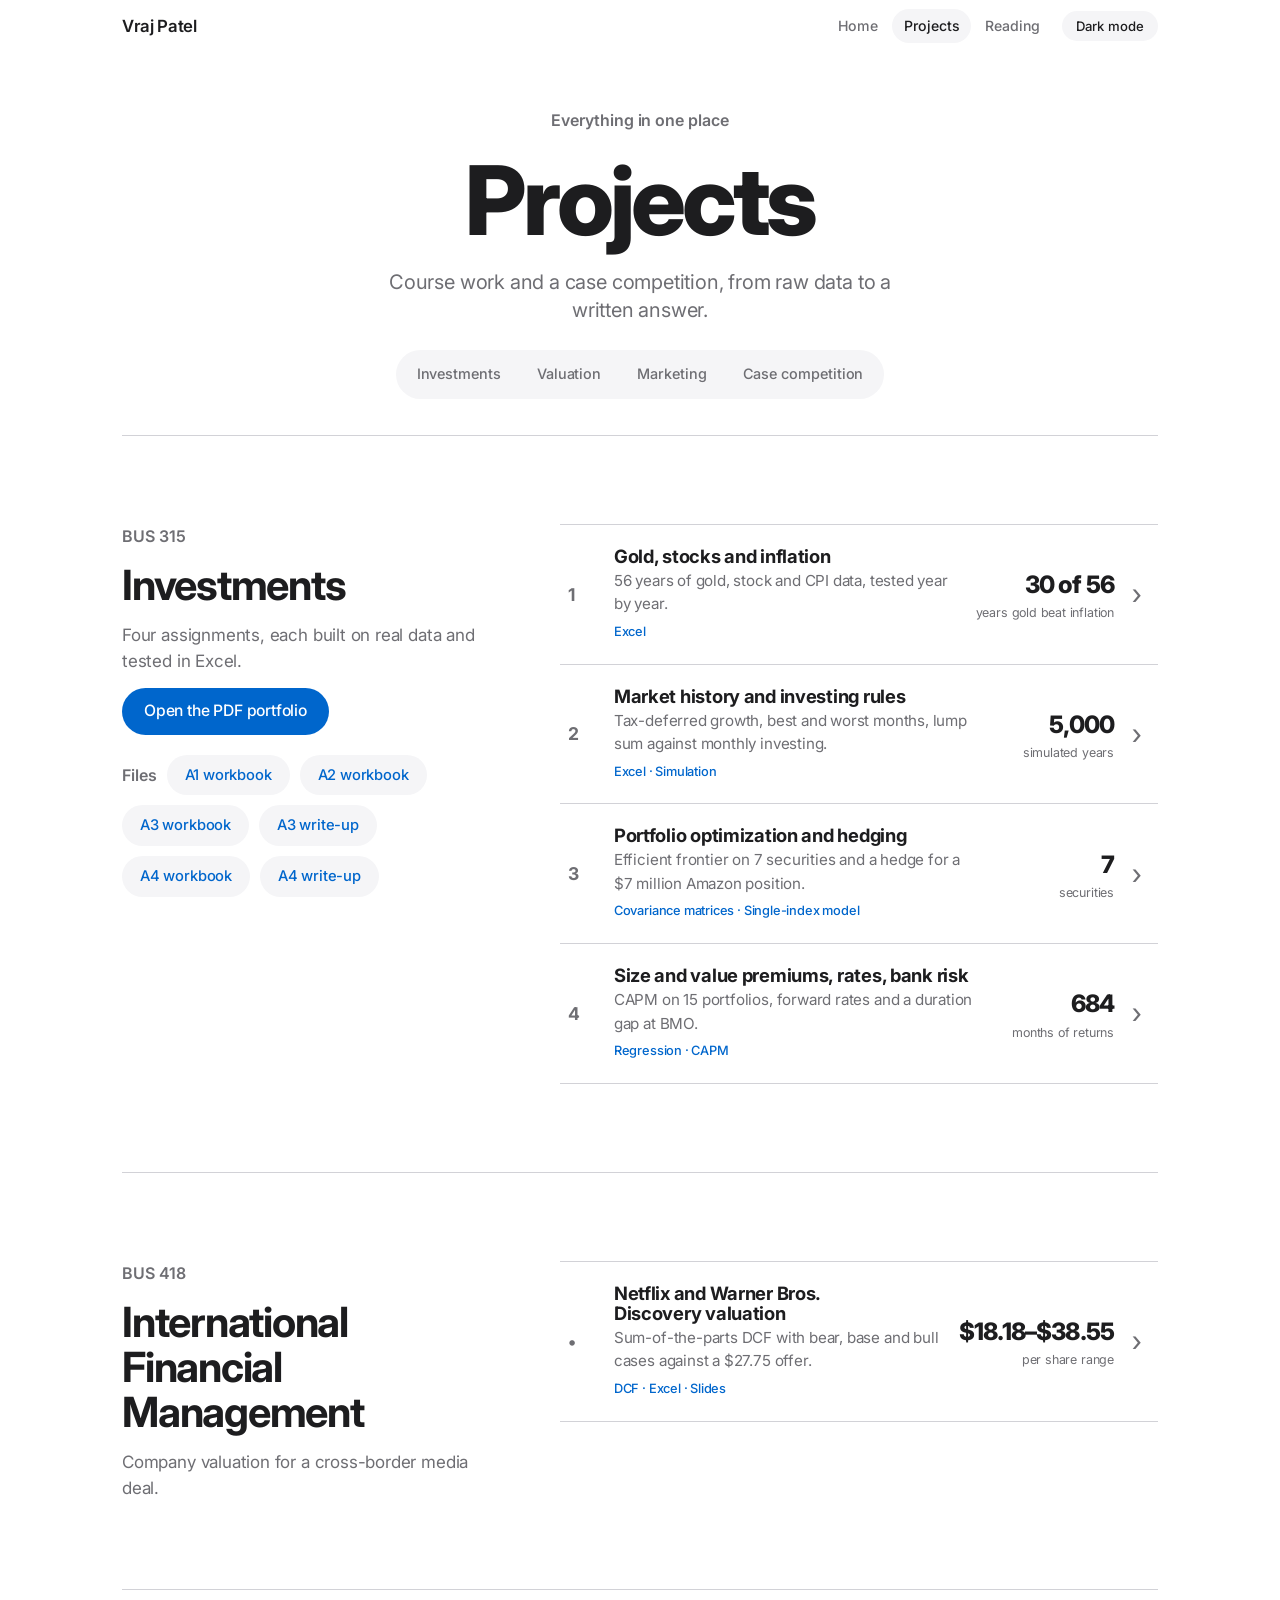
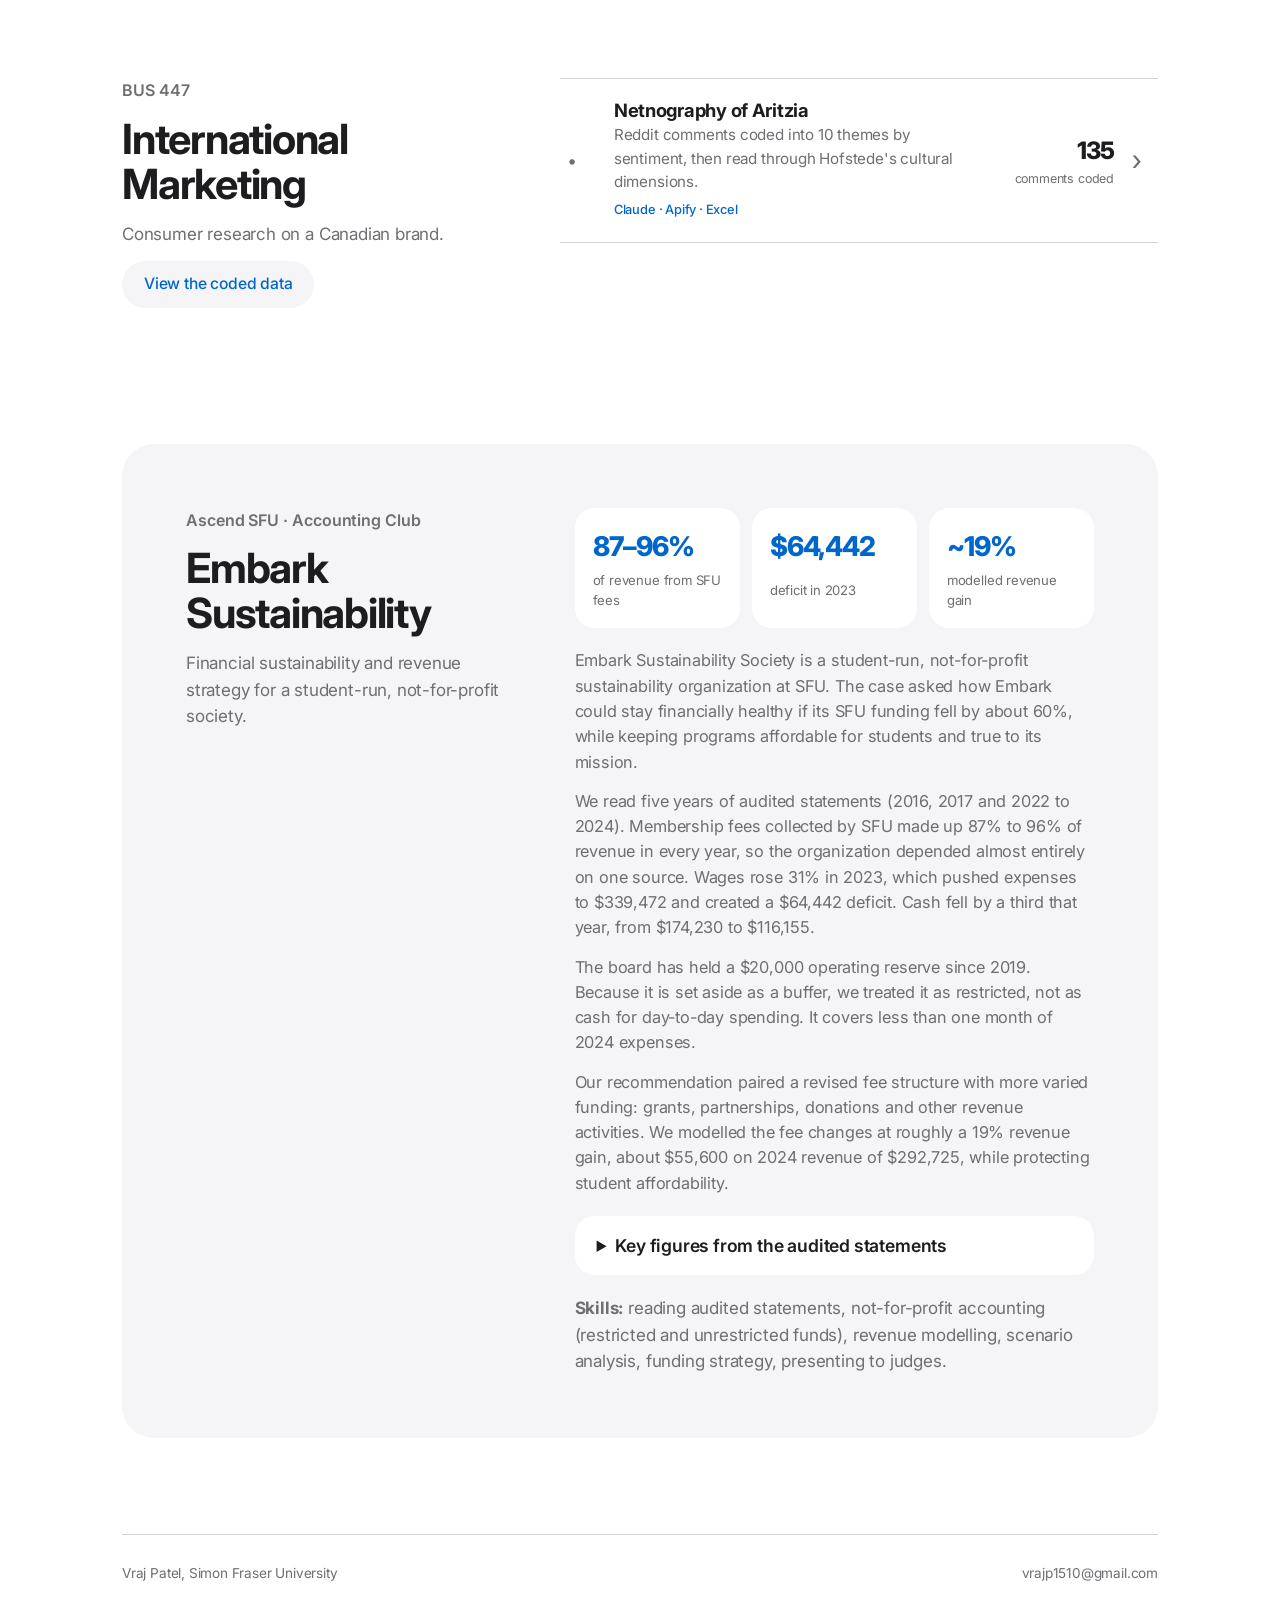
<file: projects.html>
<!doctype html><html lang="en"><head><meta charset="utf-8"><meta name="viewport" content="width=device-width,initial-scale=1"><title>Projects</title></head><body><link rel="stylesheet" href="style.css"><link rel="stylesheet" href="https://fonts.googleapis.com/css2?family=Inter:wght@400;500;600;700;800&display=swap">
<header class="top"><div class="topin"><a class="brand" href="index.html">Vraj Patel</a><nav aria-label="Main"><a href="index.html">Home</a><a href="projects.html" aria-current="page">Projects</a><a href="reading.html">Reading</a><button id="theme" type="button">Dark mode</button></nav></div></header>
<div class="wrap">
<main>
<div class="pagehead big"><p class="label">Everything in one place</p><h1>Projects</h1>
<p class="lede">Course work and a case competition, from raw data to a written answer.</p>
<nav class="jump" aria-label="Jump to a section"><a href="#investments">Investments</a><a href="#valuation">Valuation</a><a href="#marketing">Marketing</a><a href="#embark">Case competition</a></nav></div>
<section class="course" id="investments"><div class="cside"><p class="label">BUS 315</p><h2>Investments</h2><p class="muted">Four assignments, each built on real data and tested in Excel.</p><a class="btn" href="files/Vraj_Patel_Investments_Portfolio.pdf">Open the PDF portfolio</a><div class="files"><span class="label">Files</span><a href="docs/a1-workbook.html">A1 workbook</a><a href="docs/a2-workbook.html">A2 workbook</a><a href="docs/a3-workbook.html">A3 workbook</a><a href="docs/a3-writeup.html">A3 write-up</a><a href="docs/a4-workbook.html">A4 workbook</a><a href="docs/a4-writeup.html">A4 write-up</a></div></div><div class="rows"><a class="prow" href="courses/investments.html#a1"><span class="pn">1</span><div class="pt"><h3>Gold, stocks and inflation</h3><p>56 years of gold, stock and CPI data, tested year by year.</p><span class="tools">Excel</span></div><div class="pm"><b>30 of 56</b><span>years gold beat inflation</span></div><span class="arrow" aria-hidden="true">&rsaquo;</span></a><a class="prow" href="courses/investments.html#a2"><span class="pn">2</span><div class="pt"><h3>Market history and investing rules</h3><p>Tax-deferred growth, best and worst months, lump sum against monthly investing.</p><span class="tools">Excel &middot; Simulation</span></div><div class="pm"><b>5,000</b><span>simulated years</span></div><span class="arrow" aria-hidden="true">&rsaquo;</span></a><a class="prow" href="courses/investments.html#a3"><span class="pn">3</span><div class="pt"><h3>Portfolio optimization and hedging</h3><p>Efficient frontier on 7 securities and a hedge for a $7 million Amazon position.</p><span class="tools">Covariance matrices &middot; Single-index model</span></div><div class="pm"><b>7</b><span>securities</span></div><span class="arrow" aria-hidden="true">&rsaquo;</span></a><a class="prow" href="courses/investments.html#a4"><span class="pn">4</span><div class="pt"><h3>Size and value premiums, rates, bank risk</h3><p>CAPM on 15 portfolios, forward rates and a duration gap at BMO.</p><span class="tools">Regression &middot; CAPM</span></div><div class="pm"><b>684</b><span>months of returns</span></div><span class="arrow" aria-hidden="true">&rsaquo;</span></a></div></section>
<section class="course" id="valuation"><div class="cside"><p class="label">BUS 418</p><h2>International Financial Management</h2><p class="muted">Company valuation for a cross-border media deal.</p></div><div class="rows"><a class="prow" href="courses/international-finance.html"><span class="pn">&bull;</span><div class="pt"><h3>Netflix and Warner Bros. Discovery valuation</h3><p>Sum-of-the-parts DCF with bear, base and bull cases against a $27.75 offer.</p><span class="tools">DCF &middot; Excel &middot; Slides</span></div><div class="pm"><b>$18.18&ndash;$38.55</b><span>per share range</span></div><span class="arrow" aria-hidden="true">&rsaquo;</span></a></div></section>
<section class="course" id="marketing"><div class="cside"><p class="label">BUS 447</p><h2>International Marketing</h2><p class="muted">Consumer research on a Canadian brand.</p><a class="btn ghost" href="docs/netnography-workbook.html">View the coded data</a></div><div class="rows"><a class="prow" href="courses/international-marketing.html"><span class="pn">&bull;</span><div class="pt"><h3>Netnography of Aritzia</h3><p>Reddit comments coded into 10 themes by sentiment, then read through Hofstede's cultural dimensions.</p><span class="tools">Claude &middot; Apify &middot; Excel</span></div><div class="pm"><b>135</b><span>comments coded</span></div><span class="arrow" aria-hidden="true">&rsaquo;</span></a></div></section>
<section class="course case" id="embark"><div class="cside"><p class="label">Ascend SFU &middot; Accounting Club</p><h2>Embark Sustainability</h2><p class="muted">Financial sustainability and revenue strategy for a student-run, not-for-profit society.</p></div>
<div class="casebody"><div class="keys"><div><b>87&ndash;96%</b><span>of revenue from SFU fees</span></div><div><b>$64,442</b><span>deficit in 2023</span></div><div><b>~19%</b><span>modelled revenue gain</span></div></div>
<div class="prose">
<p>Embark Sustainability Society is a student-run, not-for-profit sustainability organization at SFU. The case asked how Embark could stay financially healthy if its SFU funding fell by about 60%, while keeping programs affordable for students and true to its mission.</p>
<p>We read five years of audited statements (2016, 2017 and 2022 to 2024). Membership fees collected by SFU made up 87% to 96% of revenue in every year, so the organization depended almost entirely on one source. Wages rose 31% in 2023, which pushed expenses to $339,472 and created a $64,442 deficit. Cash fell by a third that year, from $174,230 to $116,155.</p>
<p>The board has held a $20,000 operating reserve since 2019. Because it is set aside as a buffer, we treated it as restricted, not as cash for day-to-day spending. It covers less than one month of 2024 expenses.</p>
<p>Our recommendation paired a revised fee structure with more varied funding: grants, partnerships, donations and other revenue activities. We modelled the fee changes at roughly a 19% revenue gain, about $55,600 on 2024 revenue of $292,725, while protecting student affordability.</p></div>
<details class="more"><summary>Key figures from the audited statements</summary>
<div class="tablewrap"><table><thead><tr><th>Measure</th><th>Figure</th></tr></thead><tbody><tr><td>Revenue from SFU membership fees</td><td>87% to 96% of total, 2016 to 2024</td></tr><tr><td>Revenue growth, 2016 to 2024</td><td>+90% ($154,430 to $292,725)</td></tr><tr><td>2023 deficit</td><td>$64,442, after a 31% rise in wages</td></tr><tr><td>Wages as a share of expenses</td><td>about 83% in 2023 and 2024</td></tr><tr><td>Cash decline in 2023</td><td>&minus;33% ($174,230 to $116,155)</td></tr><tr><td>Board-restricted reserve</td><td>$20,000, under one month of expenses</td></tr><tr><td>Projected revenue gain</td><td>about 19%, roughly $55,600</td></tr></tbody></table></div>
</details>
<p class="muted"><b>Skills:</b> reading audited statements, not-for-profit accounting (restricted and unrestricted funds), revenue modelling, scenario analysis, funding strategy, presenting to judges.</p></div>
</section>
</main>
<footer><span>Vraj Patel, Simon Fraser University</span><span>vrajp1510@gmail.com</span></footer>
</div><script>
(function(){try{if("scrollRestoration" in history)history.scrollRestoration="manual"}catch(e){}
function top(){if(!location.hash){window.scrollTo({top:0,left:0,behavior:"instant"});document.documentElement.scrollTop=0;document.body.scrollTop=0}}
top();addEventListener("pageshow",top);addEventListener("load",top);
})();
(function(){var r=document.documentElement,b=document.getElementById("theme");
function cur(){var t=r.getAttribute("data-theme");if(t)return t;return matchMedia("(prefers-color-scheme: dark)").matches?"dark":"light"}
try{var s=localStorage.getItem("vp-theme");if(s)r.setAttribute("data-theme",s)}catch(e){}
function lab(){b.textContent=cur()==="dark"?"Light mode":"Dark mode"}lab();
b.addEventListener("click",function(){var n=cur()==="dark"?"light":"dark";r.setAttribute("data-theme",n);try{localStorage.setItem("vp-theme",n)}catch(e){}lab()});
})();
(function(){var d=document,r=d.documentElement,rm=matchMedia("(prefers-reduced-motion: reduce)").matches;
r.classList.add("js");
var bar=d.createElement("div");bar.className="progress";d.body.appendChild(bar);
var bp=d.querySelector(".bphoto"),tick=false;
function onS(){tick=false;var h=r.scrollHeight-innerHeight,y=scrollY;bar.style.transform="scaleX("+(h>0?y/h:0)+")";if(bp&&!rm&&y<700)bp.style.transform="translate3d(0,"+(y*.12)+"px,0) scale(1.06)"}
addEventListener("scroll",function(){if(!tick){tick=true;requestAnimationFrame(onS)}},{passive:true});onS();
var els=d.querySelectorAll(".block,.card,.proj,.book,.chips li,figure,.pagehead,.files,details");
if("IntersectionObserver" in window&&!rm){var io=new IntersectionObserver(function(es){es.forEach(function(e){if(e.isIntersecting){e.target.classList.add("in");io.unobserve(e.target)}})},{threshold:.08,rootMargin:"0px 0px -6% 0px"});
els.forEach(function(el,i){var p=el.parentElement,k=0;if(p){var sib=p.children;for(var j=0;j<sib.length;j++){if(sib[j]===el){k=j;break}}}
el.classList.add("rv");el.style.transitionDelay=Math.min(k,6)*70+"ms";io.observe(el)})}
var ty=d.getElementById("typed");if(ty){var w=ty.getAttribute("data-w").split("|"),wi=0,ci=0,del=false;
if(rm){ty.textContent=w[0]}else{(function t(){var cur=w[wi];if(!del){ci++;ty.textContent=cur.slice(0,ci);if(ci===cur.length){del=true;return setTimeout(t,1600)}setTimeout(t,70)}else{ci--;ty.textContent=cur.slice(0,ci);if(ci===0){del=false;wi=(wi+1)%w.length;return setTimeout(t,300)}setTimeout(t,35)}})()}}
d.addEventListener("click",function(e){var a=e.target.closest&&e.target.closest("a[href]");if(!a||e.defaultPrevented||e.metaKey||e.ctrlKey||e.shiftKey||e.button||a.target||rm)return;
var u=a.getAttribute("href");if(!u||u.charAt(0)==="#"||/^(https?:|mailto:)/.test(u)||/\.(pdf|csv)$/.test(u))return;
e.preventDefault();r.classList.add("leaving");setTimeout(function(){location.href=a.href},220)});
addEventListener("pageshow",function(e){if(e.persisted)r.classList.remove("leaving")});
})();
(function(){var d=document,rm=matchMedia("(prefers-reduced-motion: reduce)").matches,h=d.querySelector("header.top"),ht=d.querySelector(".banner .herotext");
function hs(){var y=scrollY;if(h)h.classList.toggle("scrolled",y>8);if(ht&&!rm&&y<900){var p=Math.min(y/520,1);ht.style.opacity=1-p*.9;ht.style.transform="translate3d(0,"+(y*.18)+"px,0)"}}
var st=d.getElementById("stmt");if(st){var ws=st.textContent.trim().split(" ");st.innerHTML=ws.map(function(w){return "<span>"+w+"</span>"}).join(" ");var sp=st.querySelectorAll("span");
function sw(){var r=st.getBoundingClientRect(),vh=innerHeight,p=(vh*.85-r.top)/(vh*.55+r.height*.5);p=Math.max(0,Math.min(1,p));var n=p*sp.length;for(var i=0;i<sp.length;i++){var o=Math.max(.16,Math.min(1,n-i+.4));sp[i].style.opacity=rm?1:o}}
addEventListener("scroll",sw,{passive:true});addEventListener("resize",sw);sw()}
addEventListener("scroll",hs,{passive:true});hs();
var cs=d.querySelectorAll("[data-count]");if(cs.length&&"IntersectionObserver" in window&&!rm){var co=new IntersectionObserver(function(es){es.forEach(function(e){if(!e.isIntersecting)return;co.unobserve(e.target);var el=e.target,to=+el.getAttribute("data-count"),t0=performance.now();(function f(t){var k=Math.min((t-t0)/1400,1),v=1-Math.pow(1-k,4);el.textContent=Math.round(to*v);if(k<1)requestAnimationFrame(f)})(t0)})},{threshold:.6});cs.forEach(function(c){c.textContent="0";co.observe(c)})}
})();
(function(){var d=document;function wire(listSel,attr,itemSel){var seg=d.querySelector(".seg");if(!seg)return;
var items=d.querySelectorAll(itemSel);seg.addEventListener("click",function(e){var b=e.target.closest("button");if(!b)return;
seg.querySelectorAll("button").forEach(function(x){x.classList.toggle("on",x===b)});var f=b.getAttribute("data-f");
items.forEach(function(it){var show=f==="all"||it.getAttribute(attr)===f;it.classList.toggle("off",!show)})})}
if(d.getElementById("pgrid"))wire("#pgrid","data-cat",".pc,section[data-cat]");else if(d.getElementById("shelf"))wire("#shelf","data-t",".book")})();
</script></body></html>
</file>
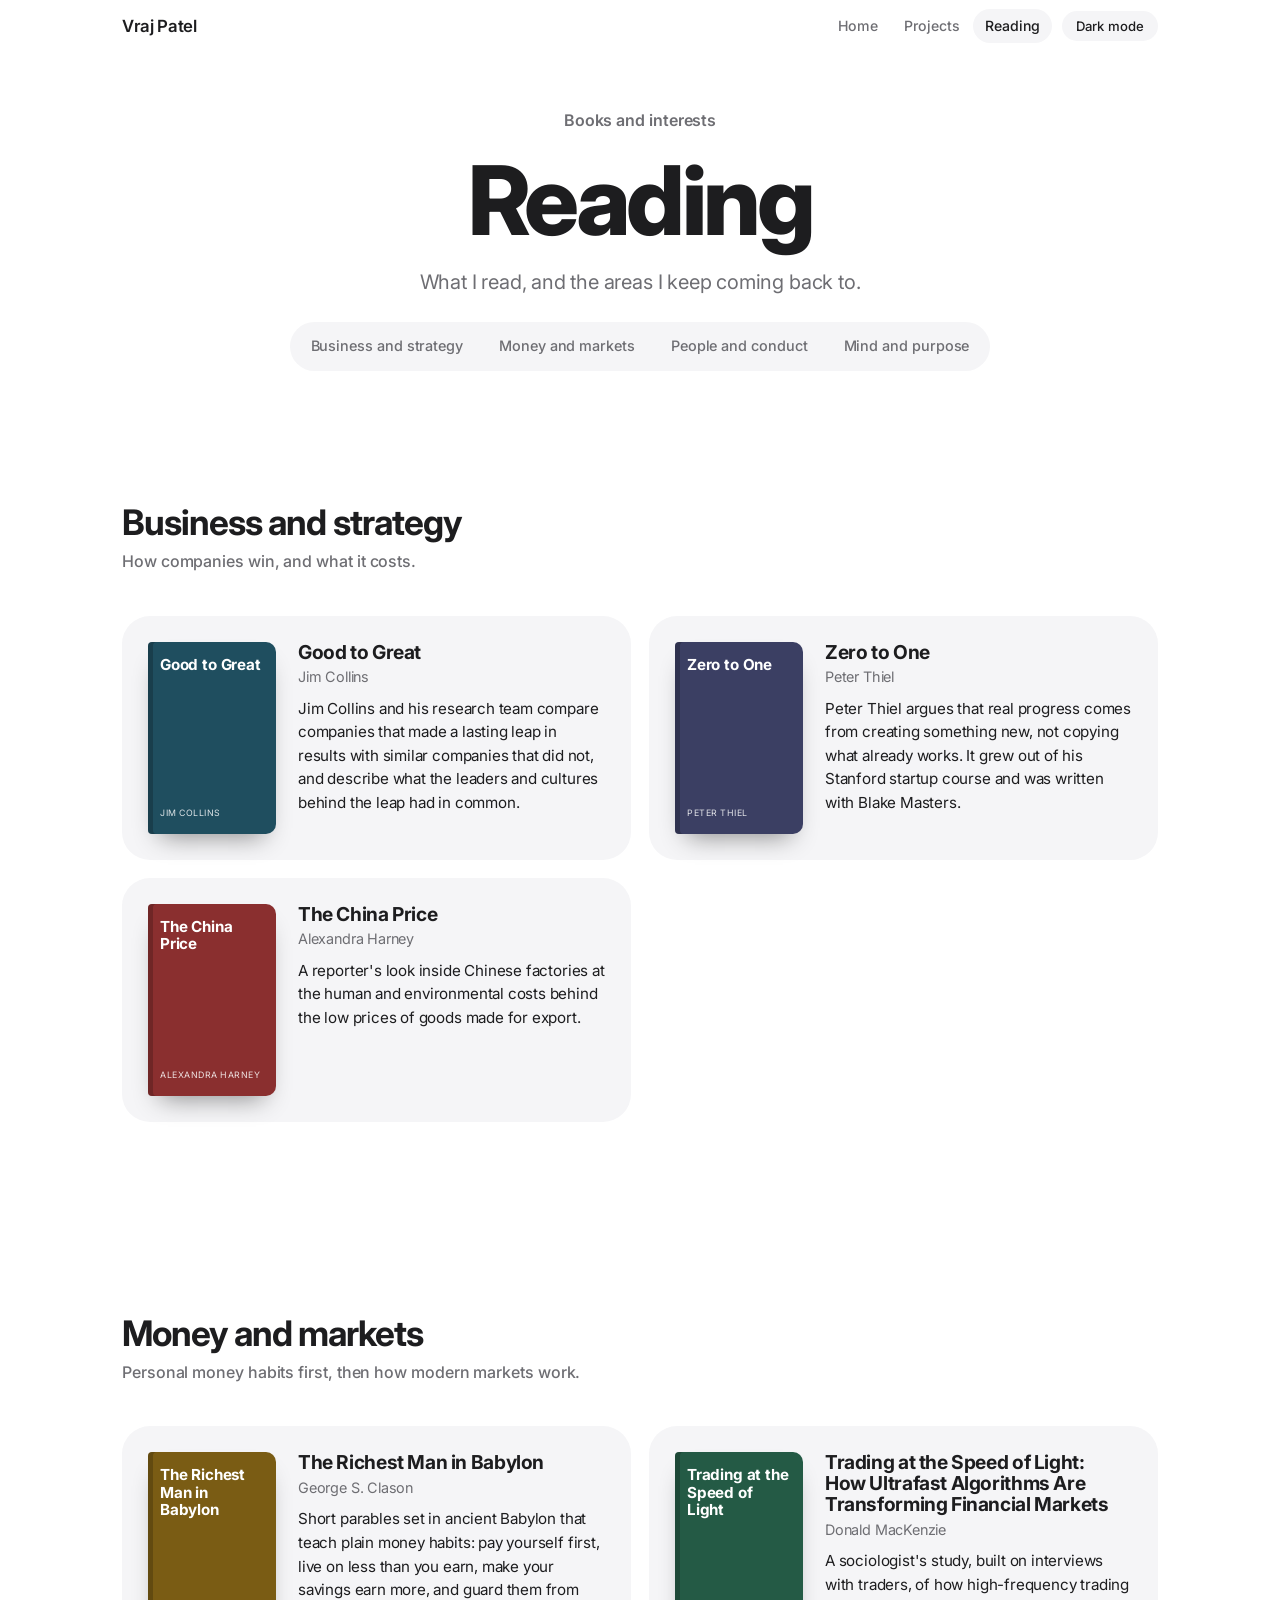
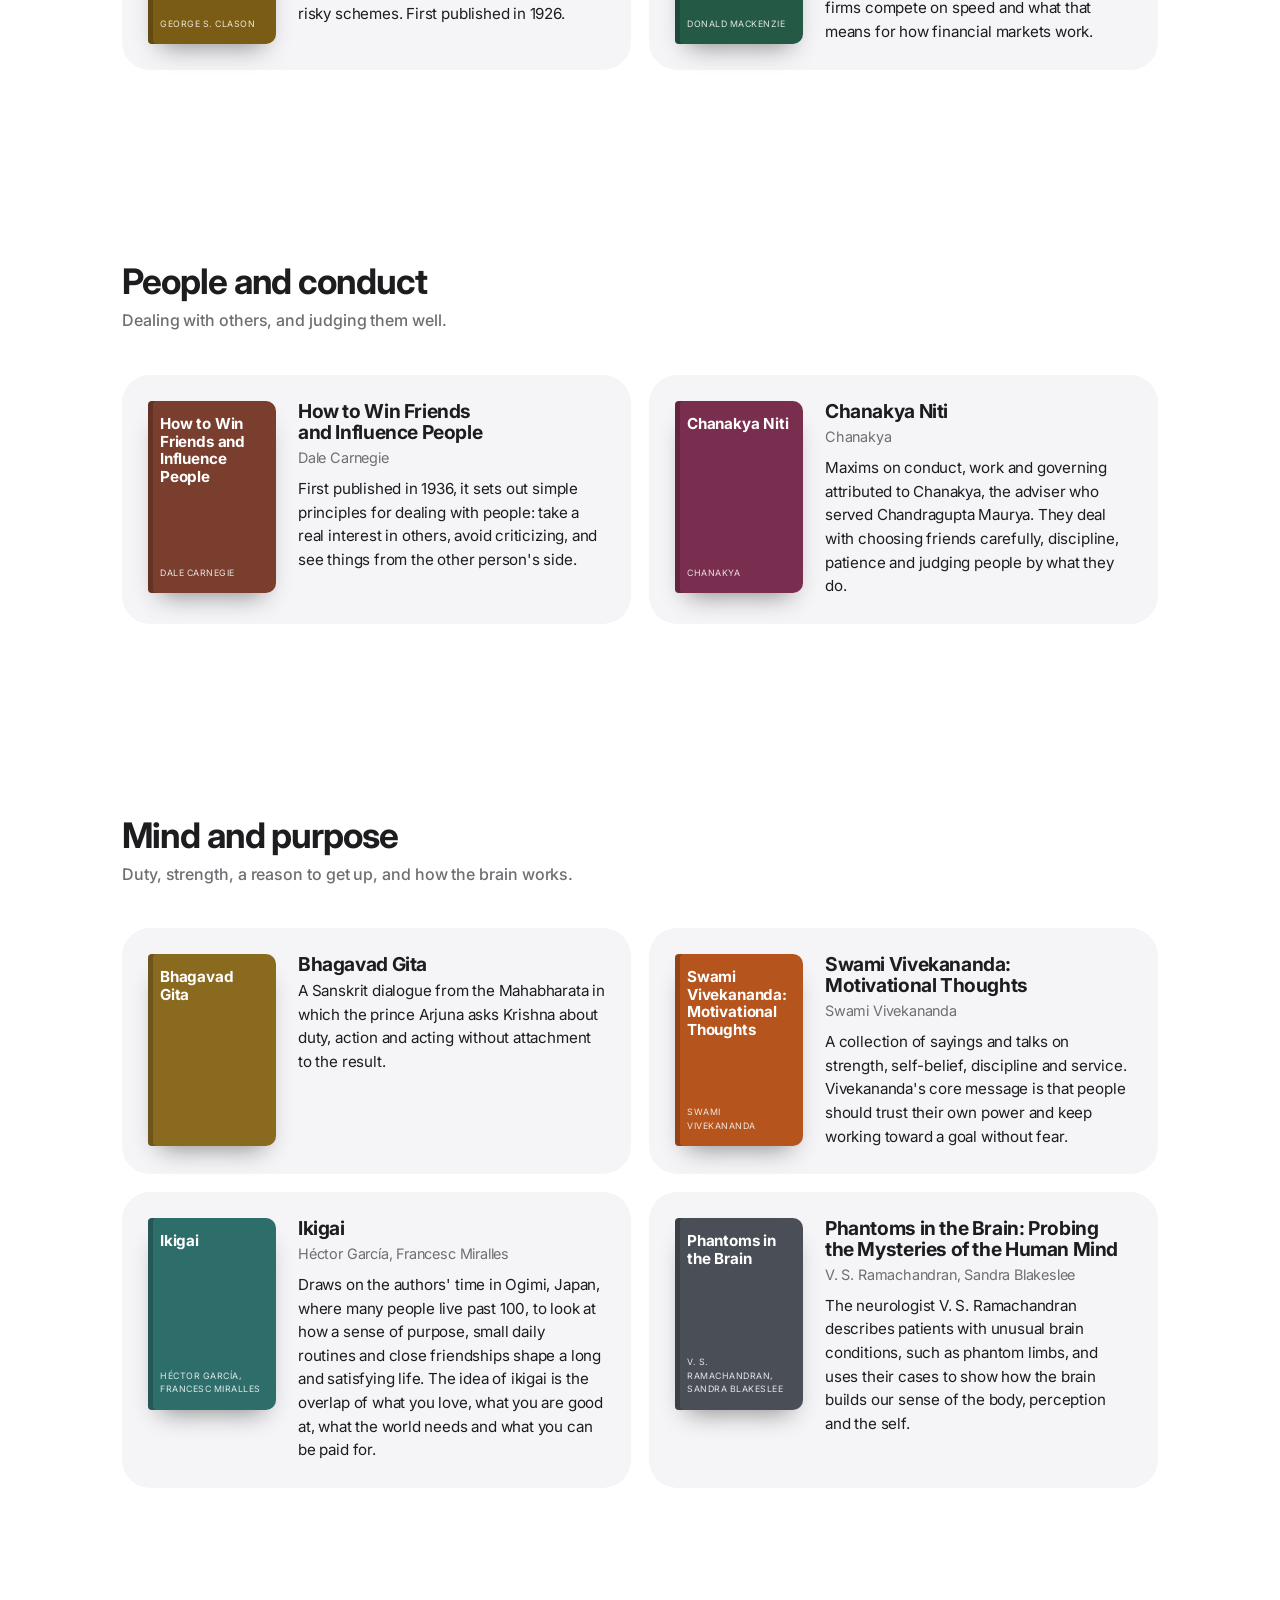
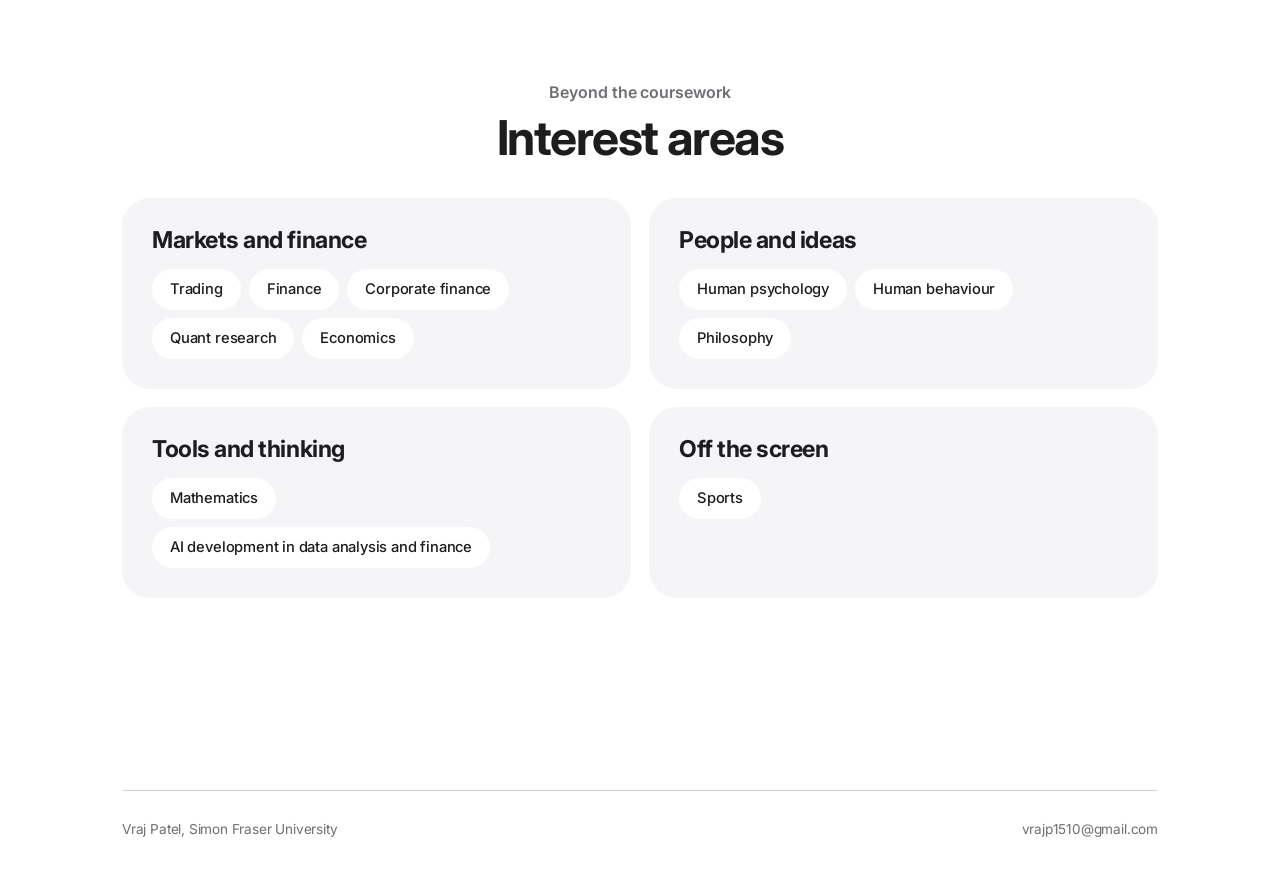
<file: reading.html>
<!doctype html><html lang="en"><head><meta charset="utf-8"><meta name="viewport" content="width=device-width,initial-scale=1"><title>Reading</title></head><body><link rel="stylesheet" href="style.css"><link rel="stylesheet" href="https://fonts.googleapis.com/css2?family=Inter:wght@400;500;600;700;800&display=swap">
<header class="top"><div class="topin"><a class="brand" href="index.html">Vraj Patel</a><nav aria-label="Main"><a href="index.html">Home</a><a href="projects.html">Projects</a><a href="reading.html" aria-current="page">Reading</a><button id="theme" type="button">Dark mode</button></nav></div></header>
<div class="wrap">
<main>
<div class="pagehead big"><p class="label">Books and interests</p><h1>Reading</h1>
<p class="lede">What I read, and the areas I keep coming back to.</p>
<nav class="jump" aria-label="Jump to a section"><a href="#business">Business and strategy</a><a href="#money">Money and markets</a><a href="#people">People and conduct</a><a href="#mind">Mind and purpose</a></nav></div>
<section class="block shelfsec" id="business"><div class="sechead left"><p class="label">How companies win, and what it costs.</p><h2>Business and strategy</h2></div><ul class="shelf"><li class="book"><div class="cover" style="background:#1F4E5F" aria-hidden="true"><span class="ct">Good to Great</span><span class="ca">Jim Collins</span></div><div><h3>Good to Great</h3><p class=a>Jim Collins</p><p>Jim Collins and his research team compare companies that made a lasting leap in results with similar companies that did not, and describe what the leaders and cultures behind the leap had in common.</p></div></li><li class="book"><div class="cover" style="background:#3B3F63" aria-hidden="true"><span class="ct">Zero to One</span><span class="ca">Peter Thiel</span></div><div><h3>Zero to One</h3><p class=a>Peter Thiel</p><p>Peter Thiel argues that real progress comes from creating something new, not copying what already works. It grew out of his Stanford startup course and was written with Blake Masters.</p></div></li><li class="book"><div class="cover" style="background:#8A2F2F" aria-hidden="true"><span class="ct">The China Price</span><span class="ca">Alexandra Harney</span></div><div><h3>The China Price</h3><p class=a>Alexandra Harney</p><p>A reporter's look inside Chinese factories at the human and environmental costs behind the low prices of goods made for export.</p></div></li></ul></section><section class="block shelfsec" id="money"><div class="sechead left"><p class="label">Personal money habits first, then how modern markets work.</p><h2>Money and markets</h2></div><ul class="shelf"><li class="book"><div class="cover" style="background:#7A5C14" aria-hidden="true"><span class="ct">The Richest Man in Babylon</span><span class="ca">George S. Clason</span></div><div><h3>The Richest Man in Babylon</h3><p class=a>George S. Clason</p><p>Short parables set in ancient Babylon that teach plain money habits: pay yourself first, live on less than you earn, make your savings earn more, and guard them from risky schemes. First published in 1926.</p></div></li><li class="book"><div class="cover" style="background:#245A45" aria-hidden="true"><span class="ct">Trading at the Speed of Light</span><span class="ca">Donald MacKenzie</span></div><div><h3>Trading at the Speed of Light: How Ultrafast Algorithms Are Transforming Financial Markets</h3><p class=a>Donald MacKenzie</p><p>A sociologist's study, built on interviews with traders, of how high-frequency trading firms compete on speed and what that means for how financial markets work.</p></div></li></ul></section><section class="block shelfsec" id="people"><div class="sechead left"><p class="label">Dealing with others, and judging them well.</p><h2>People and conduct</h2></div><ul class="shelf"><li class="book"><div class="cover" style="background:#7A3E2E" aria-hidden="true"><span class="ct">How to Win Friends and Influence People</span><span class="ca">Dale Carnegie</span></div><div><h3>How to Win Friends and Influence People</h3><p class=a>Dale Carnegie</p><p>First published in 1936, it sets out simple principles for dealing with people: take a real interest in others, avoid criticizing, and see things from the other person's side.</p></div></li><li class="book"><div class="cover" style="background:#7A2E4F" aria-hidden="true"><span class="ct">Chanakya Niti</span><span class="ca">Chanakya</span></div><div><h3>Chanakya Niti</h3><p class=a>Chanakya</p><p>Maxims on conduct, work and governing attributed to Chanakya, the adviser who served Chandragupta Maurya. They deal with choosing friends carefully, discipline, patience and judging people by what they do.</p></div></li></ul></section><section class="block shelfsec" id="mind"><div class="sechead left"><p class="label">Duty, strength, a reason to get up, and how the brain works.</p><h2>Mind and purpose</h2></div><ul class="shelf"><li class="book"><div class="cover" style="background:#8A6A1F" aria-hidden="true"><span class="ct">Bhagavad Gita</span><span class="ca"></span></div><div><h3>Bhagavad Gita</h3><p>A Sanskrit dialogue from the Mahabharata in which the prince Arjuna asks Krishna about duty, action and acting without attachment to the result.</p></div></li><li class="book"><div class="cover" style="background:#B5541C" aria-hidden="true"><span class="ct">Swami Vivekananda: Motivational Thoughts</span><span class="ca">Swami Vivekananda</span></div><div><h3>Swami Vivekananda: Motivational Thoughts</h3><p class=a>Swami Vivekananda</p><p>A collection of sayings and talks on strength, self-belief, discipline and service. Vivekananda's core message is that people should trust their own power and keep working toward a goal without fear.</p></div></li><li class="book"><div class="cover" style="background:#2E6E6A" aria-hidden="true"><span class="ct">Ikigai</span><span class="ca">Héctor García, Francesc Miralles</span></div><div><h3>Ikigai</h3><p class=a>Héctor García, Francesc Miralles</p><p>Draws on the authors' time in Ogimi, Japan, where many people live past 100, to look at how a sense of purpose, small daily routines and close friendships shape a long and satisfying life. The idea of ikigai is the overlap of what you love, what you are good at, what the world needs and what you can be paid for.</p></div></li><li class="book"><div class="cover" style="background:#4A4F57" aria-hidden="true"><span class="ct">Phantoms in the Brain</span><span class="ca">V. S. Ramachandran, Sandra Blakeslee</span></div><div><h3>Phantoms in the Brain: Probing the Mysteries of the Human Mind</h3><p class=a>V. S. Ramachandran, Sandra Blakeslee</p><p>The neurologist V. S. Ramachandran describes patients with unusual brain conditions, such as phantom limbs, and uses their cases to show how the brain builds our sense of the body, perception and the self.</p></div></li></ul></section>
<section class="block"><div class="sechead"><p class="label">Beyond the coursework</p><h2>Interest areas</h2></div>
<div class="tiles">
<div class="tile"><h3>Markets and finance</h3><ul class="chips"><li>Trading</li><li>Finance</li><li>Corporate finance</li><li>Quant research</li><li>Economics</li></ul></div>
<div class="tile"><h3>People and ideas</h3><ul class="chips"><li>Human psychology</li><li>Human behaviour</li><li>Philosophy</li></ul></div>
<div class="tile"><h3>Tools and thinking</h3><ul class="chips"><li>Mathematics</li><li>AI development in data analysis and finance</li></ul></div>
<div class="tile"><h3>Off the screen</h3><ul class="chips"><li>Sports</li></ul></div>
</div></section>
</main>
<footer><span>Vraj Patel, Simon Fraser University</span><span>vrajp1510@gmail.com</span></footer>
</div><script>
(function(){try{if("scrollRestoration" in history)history.scrollRestoration="manual"}catch(e){}
function top(){if(!location.hash){window.scrollTo({top:0,left:0,behavior:"instant"});document.documentElement.scrollTop=0;document.body.scrollTop=0}}
top();addEventListener("pageshow",top);addEventListener("load",top);
})();
(function(){var r=document.documentElement,b=document.getElementById("theme");
function cur(){var t=r.getAttribute("data-theme");if(t)return t;return matchMedia("(prefers-color-scheme: dark)").matches?"dark":"light"}
try{var s=localStorage.getItem("vp-theme");if(s)r.setAttribute("data-theme",s)}catch(e){}
function lab(){b.textContent=cur()==="dark"?"Light mode":"Dark mode"}lab();
b.addEventListener("click",function(){var n=cur()==="dark"?"light":"dark";r.setAttribute("data-theme",n);try{localStorage.setItem("vp-theme",n)}catch(e){}lab()});
})();
(function(){var d=document,r=d.documentElement,rm=matchMedia("(prefers-reduced-motion: reduce)").matches;
r.classList.add("js");
var bar=d.createElement("div");bar.className="progress";d.body.appendChild(bar);
var bp=d.querySelector(".bphoto"),tick=false;
function onS(){tick=false;var h=r.scrollHeight-innerHeight,y=scrollY;bar.style.transform="scaleX("+(h>0?y/h:0)+")";if(bp&&!rm&&y<700)bp.style.transform="translate3d(0,"+(y*.12)+"px,0) scale(1.06)"}
addEventListener("scroll",function(){if(!tick){tick=true;requestAnimationFrame(onS)}},{passive:true});onS();
var els=d.querySelectorAll(".block,.card,.proj,.book,.chips li,figure,.pagehead,.files,details");
if("IntersectionObserver" in window&&!rm){var io=new IntersectionObserver(function(es){es.forEach(function(e){if(e.isIntersecting){e.target.classList.add("in");io.unobserve(e.target)}})},{threshold:.08,rootMargin:"0px 0px -6% 0px"});
els.forEach(function(el,i){var p=el.parentElement,k=0;if(p){var sib=p.children;for(var j=0;j<sib.length;j++){if(sib[j]===el){k=j;break}}}
el.classList.add("rv");el.style.transitionDelay=Math.min(k,6)*70+"ms";io.observe(el)})}
var ty=d.getElementById("typed");if(ty){var w=ty.getAttribute("data-w").split("|"),wi=0,ci=0,del=false;
if(rm){ty.textContent=w[0]}else{(function t(){var cur=w[wi];if(!del){ci++;ty.textContent=cur.slice(0,ci);if(ci===cur.length){del=true;return setTimeout(t,1600)}setTimeout(t,70)}else{ci--;ty.textContent=cur.slice(0,ci);if(ci===0){del=false;wi=(wi+1)%w.length;return setTimeout(t,300)}setTimeout(t,35)}})()}}
d.addEventListener("click",function(e){var a=e.target.closest&&e.target.closest("a[href]");if(!a||e.defaultPrevented||e.metaKey||e.ctrlKey||e.shiftKey||e.button||a.target||rm)return;
var u=a.getAttribute("href");if(!u||u.charAt(0)==="#"||/^(https?:|mailto:)/.test(u)||/\.(pdf|csv)$/.test(u))return;
e.preventDefault();r.classList.add("leaving");setTimeout(function(){location.href=a.href},220)});
addEventListener("pageshow",function(e){if(e.persisted)r.classList.remove("leaving")});
})();
(function(){var d=document,rm=matchMedia("(prefers-reduced-motion: reduce)").matches,h=d.querySelector("header.top"),ht=d.querySelector(".banner .herotext");
function hs(){var y=scrollY;if(h)h.classList.toggle("scrolled",y>8);if(ht&&!rm&&y<900){var p=Math.min(y/520,1);ht.style.opacity=1-p*.9;ht.style.transform="translate3d(0,"+(y*.18)+"px,0)"}}
var st=d.getElementById("stmt");if(st){var ws=st.textContent.trim().split(" ");st.innerHTML=ws.map(function(w){return "<span>"+w+"</span>"}).join(" ");var sp=st.querySelectorAll("span");
function sw(){var r=st.getBoundingClientRect(),vh=innerHeight,p=(vh*.85-r.top)/(vh*.55+r.height*.5);p=Math.max(0,Math.min(1,p));var n=p*sp.length;for(var i=0;i<sp.length;i++){var o=Math.max(.16,Math.min(1,n-i+.4));sp[i].style.opacity=rm?1:o}}
addEventListener("scroll",sw,{passive:true});addEventListener("resize",sw);sw()}
addEventListener("scroll",hs,{passive:true});hs();
var cs=d.querySelectorAll("[data-count]");if(cs.length&&"IntersectionObserver" in window&&!rm){var co=new IntersectionObserver(function(es){es.forEach(function(e){if(!e.isIntersecting)return;co.unobserve(e.target);var el=e.target,to=+el.getAttribute("data-count"),t0=performance.now();(function f(t){var k=Math.min((t-t0)/1400,1),v=1-Math.pow(1-k,4);el.textContent=Math.round(to*v);if(k<1)requestAnimationFrame(f)})(t0)})},{threshold:.6});cs.forEach(function(c){c.textContent="0";co.observe(c)})}
})();
(function(){var d=document;function wire(listSel,attr,itemSel){var seg=d.querySelector(".seg");if(!seg)return;
var items=d.querySelectorAll(itemSel);seg.addEventListener("click",function(e){var b=e.target.closest("button");if(!b)return;
seg.querySelectorAll("button").forEach(function(x){x.classList.toggle("on",x===b)});var f=b.getAttribute("data-f");
items.forEach(function(it){var show=f==="all"||it.getAttribute(attr)===f;it.classList.toggle("off",!show)})})}
if(d.getElementById("pgrid"))wire("#pgrid","data-cat",".pc,section[data-cat]");else if(d.getElementById("shelf"))wire("#shelf","data-t",".book")})();
</script></body></html>
</file>
<file: style.css>
/* Layout: a quiet ledger-style site. Narrow column, serif headlines, mono labels, one teal accent. */
:root{
  --bg:#F4F6F8; --surface:#FFFFFF; --ink:#131C26; --muted:#4F5F6C; --line:#D9DFE5;
  --accent:#0F6277; --accent-soft:#E3EEF1; --fig:#FFFFFF;
  --on-photo:#F4F8FA;--on-photo-soft:#C9D6DE;--on-photo-accent:#8FD3E4;--shade:10,18,26;
  --serif:"Source Serif 4",Georgia,"Times New Roman",serif;
  --sans:"IBM Plex Sans",system-ui,-apple-system,"Segoe UI",sans-serif;
  --mono:"IBM Plex Mono",ui-monospace,Menlo,Consolas,monospace;
}
@media (prefers-color-scheme: dark){:root:not([data-theme="light"]){
  --bg:#0D1419; --surface:#141D24; --ink:#E8EEF2; --muted:#9FAEBA; --line:#26333D;
  --accent:#6CC3D5; --accent-soft:#16272E; color-scheme:dark;}}
:root[data-theme="dark"]{
  --bg:#0D1419; --surface:#141D24; --ink:#E8EEF2; --muted:#9FAEBA; --line:#26333D;
  --accent:#6CC3D5; --accent-soft:#16272E; color-scheme:dark;}
*{box-sizing:border-box}
html{scroll-behavior:smooth}
body{margin:0;background:var(--bg);color:var(--ink);font-family:var(--sans);font-size:16px;line-height:1.65;padding-inline:20px;padding-block:0}
a{color:var(--accent);text-underline-offset:3px}
a:focus-visible,button:focus-visible{outline:2px solid var(--accent);outline-offset:3px;border-radius:3px}
.wrap{max-width:1000px;margin-inline:auto}
header.top{display:flex;flex-wrap:wrap;align-items:center;justify-content:space-between;gap:12px 24px;padding-block:20px;border-bottom:1px solid var(--line)}
.brand{font-family:var(--serif);font-weight:600;font-size:1.2rem;color:var(--ink);text-decoration:none}
nav{display:flex;align-items:center;gap:6px;flex-wrap:wrap}
nav a{font-family:var(--mono);font-size:.82rem;letter-spacing:.04em;text-transform:uppercase;color:var(--muted);text-decoration:none;padding:6px 10px;border-radius:4px}
nav a:hover{color:var(--ink)}
nav a[aria-current="page"]{color:var(--accent);background:var(--accent-soft)}
#theme{font-family:var(--mono);font-size:.78rem;background:none;border:1px solid var(--line);color:var(--muted);padding:5px 10px;border-radius:4px;cursor:pointer}
#theme:hover{color:var(--ink)}
h1,h2,h3{font-family:var(--serif);line-height:1.2;text-wrap:balance;margin:0;font-weight:600}
h1{font-size:clamp(2rem,5vw,3rem)}
h2{font-size:1.65rem}
h3{font-size:1.2rem}
.label{font-family:var(--mono);font-size:.76rem;letter-spacing:.08em;text-transform:uppercase;color:var(--muted)}
p{margin:0}
.hero{padding-block:56px 40px;display:grid;gap:20px}
.quote{font-family:var(--serif);font-size:clamp(1.45rem,3.2vw,2.15rem);line-height:1.3;max-width:26em;text-wrap:balance}
.quote em{font-style:normal;color:var(--accent)}
section.block{padding-block:40px;border-top:1px solid var(--line);display:grid;gap:22px}
.cols{display:grid;grid-template-columns:minmax(0,1.6fr) minmax(0,1fr);gap:40px}
.prose{display:grid;gap:14px;max-width:62ch}
.facts{display:grid;gap:0;align-content:start;margin:0}
.facts div{display:grid;gap:2px;padding-block:12px;border-top:1px solid var(--line)}
.facts div:last-child{border-bottom:1px solid var(--line)}
.facts dt{font-family:var(--mono);font-size:.74rem;letter-spacing:.08em;text-transform:uppercase;color:var(--muted)}
.facts dd{margin:0;overflow-wrap:anywhere}
.grid{display:grid;grid-template-columns:repeat(auto-fit,minmax(260px,1fr));gap:16px}
.card{background:var(--surface);border:1px solid var(--line);border-radius:8px;padding:22px;display:grid;gap:10px;align-content:start;min-width:0}
a.card{text-decoration:none;color:inherit}
a.card:hover{border-color:var(--accent)}
a.card .go{font-family:var(--mono);font-size:.8rem;color:var(--accent);margin-top:4px}
.card ul{margin:0;padding-left:1.1em;color:var(--muted);font-size:.95rem}
.muted{color:var(--muted)}
.chips{display:flex;flex-wrap:wrap;gap:8px;padding:0;margin:0;list-style:none}
.chips li{background:var(--accent-soft);color:var(--ink);border-radius:999px;padding:6px 14px;font-size:.92rem}
.tag{font-family:var(--mono);font-size:.72rem;letter-spacing:.06em;text-transform:uppercase;color:var(--accent)}
.tablewrap{overflow-x:auto;border:1px solid var(--line);border-radius:8px;background:var(--surface)}
table{border-collapse:collapse;width:100%;font-size:.93rem;min-width:420px}
th,td{padding:10px 14px;text-align:left;border-bottom:1px solid var(--line);vertical-align:top;font-variant-numeric:tabular-nums}
th{font-family:var(--mono);font-size:.72rem;letter-spacing:.06em;text-transform:uppercase;color:var(--muted);font-weight:500}
tr:last-child td{border-bottom:0}
td.n,th.n{text-align:right}
.files{display:flex;flex-wrap:wrap;align-items:center;gap:8px 12px;padding-top:4px}
.files a{font-family:var(--mono);font-size:.82rem;border:1px solid var(--line);background:var(--surface);color:var(--accent);padding:7px 12px;border-radius:6px;text-decoration:none}
.files a:hover{border-color:var(--accent)}
figure{margin:0;display:grid;gap:8px}
figure .img{background:var(--fig);border:1px solid var(--line);border-radius:8px;padding:10px}
figure img{display:block;width:100%;height:auto}
figcaption{font-size:.85rem;color:var(--muted)}
.crumbs{font-family:var(--mono);font-size:.78rem;color:var(--muted);padding-top:28px}
.crumbs a{color:var(--muted)}
.pagehead{padding-block:20px 36px;display:grid;gap:14px}
.pagehead p.lede{max-width:60ch;color:var(--muted);font-size:1.05rem}
.proj{padding-block:40px;border-top:1px solid var(--line);display:grid;gap:20px}
.proj ul{margin:0;padding-left:1.2em;display:grid;gap:8px;max-width:70ch}
.pair{display:grid;grid-template-columns:repeat(auto-fit,minmax(280px,1fr));gap:20px}
.pair>*{min-width:0}
.btn{display:inline-block;font-family:var(--mono);font-size:.85rem;border:1px solid var(--accent);color:var(--accent);padding:9px 16px;border-radius:6px;text-decoration:none;width:fit-content}
.btn:hover{background:var(--accent-soft)}
.books{display:grid;gap:0;padding:0;margin:0;list-style:none}
.books li{display:grid;grid-template-columns:minmax(0,1.2fr) minmax(0,1fr);gap:6px 28px;padding-block:18px;border-top:1px solid var(--line)}
.books li:last-child{border-bottom:1px solid var(--line)}
.books .t{font-family:var(--serif);font-size:1.2rem;font-weight:600}
.books .a{color:var(--muted);font-size:.92rem}
footer{margin-top:56px;padding-block:28px 40px;border-top:1px solid var(--line);color:var(--muted);font-size:.9rem;display:flex;flex-wrap:wrap;gap:8px 28px;justify-content:space-between}
@media (max-width:720px){.cols{grid-template-columns:minmax(0,1fr);gap:28px}.books li{grid-template-columns:minmax(0,1fr)}.hero{padding-block:36px 28px}}
@media (prefers-reduced-motion:reduce){html{scroll-behavior:auto}}

.sheet table{font-size:.8rem;min-width:0;width:max-content}
.sheet td{padding:5px 10px;white-space:nowrap;border-right:1px solid var(--line)}
.sheet{max-height:460px;overflow:auto}
details{border:1px solid var(--line);border-radius:8px;background:var(--surface);padding:12px 16px;display:grid;gap:10px;min-width:0}
details+details{margin-top:12px}
summary{cursor:pointer;font-family:var(--serif);font-size:1.1rem;font-weight:600}
.doc{max-width:70ch}.doc img{max-width:100%;height:auto;background:#fff;border:1px solid var(--line);border-radius:6px;padding:6px;display:block;margin-block:6px}
.doc h1,.doc h2,.doc h3{margin-top:18px;font-size:1.3rem}
section.block>*,details>*,.proj>*{min-width:0}
.tablewrap{max-width:100%}
section.block,.proj,details,.hero,.pagehead{grid-template-columns:minmax(0,1fr)}
section.block.cols{grid-template-columns:minmax(0,1.6fr) minmax(0,1fr)}
@media (max-width:720px){section.block.cols{grid-template-columns:minmax(0,1fr)}}

.shelf{list-style:none;margin:0;padding:0;display:grid;grid-template-columns:repeat(auto-fit,minmax(320px,1fr));gap:16px}
.book{background:var(--surface);border:1px solid var(--line);border-radius:8px;padding:18px;display:grid;grid-template-columns:104px minmax(0,1fr);gap:18px;align-items:start}
.book h3{font-size:1.1rem;margin-bottom:4px}
.book .a{color:var(--muted);font-size:.9rem;margin-bottom:8px}
.book p:last-child{font-size:.95rem;color:var(--ink)}
.cover{aspect-ratio:2/3;border-radius:3px 6px 6px 3px;padding:10px 9px;display:flex;flex-direction:column;justify-content:space-between;color:#fff;box-shadow:inset 5px 0 0 rgba(0,0,0,.22);overflow:hidden}
.cover .ct{font-family:var(--serif);font-weight:600;font-size:.82rem;line-height:1.2;overflow-wrap:anywhere}
.cover .ca{font-family:var(--mono);font-size:.55rem;letter-spacing:.06em;text-transform:uppercase;opacity:.85}
.bar{height:8px;min-width:90px;background:var(--accent-soft);border-radius:4px;overflow:hidden}.bar span{display:block;height:100%;background:var(--accent);border-radius:4px}
.hero{grid-template-columns:minmax(0,1fr) 240px;gap:40px;align-items:center}
.herotext{display:grid;gap:20px;min-width:0}
.portrait{width:240px;height:240px;object-fit:cover;border-radius:8px;border:1px solid var(--line);display:block}
@media (max-width:720px){.hero{grid-template-columns:minmax(0,1fr)}.portrait{order:-1;width:140px;height:140px}}

.banner{position:relative;margin-block:36px 8px;border-radius:10px;overflow:hidden;min-height:440px;display:grid;align-items:center;background:rgb(var(--shade))}
.bphoto{position:absolute;inset:0;background:url("img/hero.jpg") 30% 62%/cover no-repeat}
.bshade{position:absolute;inset:0;background:linear-gradient(90deg,rgba(var(--shade),0) 44%,rgba(var(--shade),.6) 60%,rgba(var(--shade),.9) 100%);-webkit-backdrop-filter:blur(12px);backdrop-filter:blur(12px);-webkit-mask-image:linear-gradient(90deg,transparent 48%,#000 66%);mask-image:linear-gradient(90deg,transparent 48%,#000 66%)}
.banner .herotext{position:relative;margin-left:53%;padding:40px 40px 40px 8px;display:grid;gap:18px;color:var(--on-photo)}
.banner .label{color:var(--on-photo-soft)}
.banner h1{color:var(--on-photo)}
.banner .quote{color:var(--on-photo);font-size:clamp(1.2rem,2.3vw,1.7rem)}
.banner .quote em{color:var(--on-photo-accent)}
@media (max-width:720px){
 .banner{display:block;min-height:0}
 .bphoto{position:relative;height:300px;background-position:36% 60%}
 .bshade{display:none}
 .banner .herotext{margin-left:0;padding:24px 20px 28px}
}

/* ---- motion ---- */
@view-transition{navigation:auto}
html{transition:background-color .35s ease}
body,header.top,.card,.proj,footer,.sheet,.tablewrap{transition:background-color .35s ease,color .35s ease,border-color .35s ease}
main{animation:pagein .5s cubic-bezier(.2,.7,.2,1) both}
@keyframes pagein{from{opacity:0;transform:translateY(10px)}to{opacity:1;transform:none}}
html.leaving main,html.leaving header.top{opacity:0;transform:translateY(-6px);transition:opacity .2s ease,transform .2s ease}
.progress{position:fixed;left:0;top:0;height:3px;width:100%;background:var(--accent);transform:scaleX(0);transform-origin:0 50%;z-index:50;pointer-events:none}
nav a{position:relative;transition:color .2s ease,background-color .2s ease}
nav a:not([aria-current="page"])::after{content:"";position:absolute;left:10px;right:10px;bottom:2px;height:1px;background:currentColor;transform:scaleX(0);transform-origin:0 50%;transition:transform .25s ease}
nav a:not([aria-current="page"]):hover::after{transform:scaleX(1)}
.brand{transition:letter-spacing .3s ease}.brand:hover{letter-spacing:.03em}
.card,.book{transition:transform .25s ease,box-shadow .25s ease,border-color .25s ease}
.card:hover,.book:hover{transform:translateY(-5px);box-shadow:0 14px 30px -14px rgba(0,0,0,.35);border-color:var(--accent)}
.card .go{display:inline-block;transition:transform .25s ease}.card:hover .go{transform:translateX(6px)}
.files a,.chips li{transition:transform .2s ease,background-color .2s ease}
.files a:hover,.chips li:hover{transform:translateY(-2px)}
#theme{transition:transform .2s ease}#theme:active{transform:scale(.94)}
.bphoto{will-change:transform;animation:kb 18s ease-in-out infinite alternate;transform:scale(1.06)}
@keyframes kb{from{background-position:30% 62%}to{background-position:36% 58%}}
.banner .herotext>*{animation:rise .8s cubic-bezier(.2,.7,.2,1) both}
.banner .herotext>:nth-child(1){animation-delay:.15s}.banner .herotext>:nth-child(2){animation-delay:.3s}
.banner .herotext>:nth-child(3){animation-delay:.5s}.banner .herotext>:nth-child(4){animation-delay:.75s}
@keyframes rise{from{opacity:0;transform:translateY(22px)}to{opacity:1;transform:none}}
.typed-line{margin:0;font-family:var(--mono);font-size:.95rem;color:var(--on-photo-soft);min-height:1.6em}
.typed-line .label{color:var(--on-photo-accent);margin-right:6px}
#typed{color:var(--on-photo)}
.caret{display:inline-block;width:2px;height:1.05em;margin-left:2px;vertical-align:-.15em;background:var(--on-photo-accent);animation:blink 1s steps(1) infinite}
@keyframes blink{50%{opacity:0}}
.js .rv{opacity:0;transform:translateY(24px);transition:opacity .7s cubic-bezier(.2,.7,.2,1),transform .7s cubic-bezier(.2,.7,.2,1)}
.js .rv.in{opacity:1;transform:none}
.js .card.rv.in:hover,.js .book.rv.in:hover{transform:translateY(-5px)}
@media (prefers-reduced-motion:reduce){*,*::before,*::after{animation:none!important;transition:none!important}.js .rv{opacity:1;transform:none}.bphoto{transform:none}}

/* ================= Apple-style refresh ================= */
:root{
  --bg:#FFFFFF; --alt:#F5F5F7; --surface:#F5F5F7; --ink:#1D1D1F; --muted:#6E6E73; --line:#D2D2D7;
  --accent:#0066CC; --accent-soft:#E8F1FB; --fig:#FFFFFF;
  --on-photo:#F5F5F7;--on-photo-soft:#C7C7CC;--on-photo-accent:#64B5FF;--shade:6,8,12;
  --serif:"Inter",-apple-system,BlinkMacSystemFont,"SF Pro Display","Segoe UI",sans-serif;
  --sans:"Inter",-apple-system,BlinkMacSystemFont,"SF Pro Text","Segoe UI",sans-serif;
  --mono:"Inter",-apple-system,BlinkMacSystemFont,"Segoe UI",sans-serif;
  --card-shadow:0 1px 2px rgba(0,0,0,.04),0 12px 32px -16px rgba(0,0,0,.18);
}
@media (prefers-color-scheme: dark){:root:not([data-theme="light"]){
  --bg:#000000; --alt:#0B0B0D; --surface:#161617; --ink:#F5F5F7; --muted:#A1A1A6; --line:#2E2E32;
  --accent:#2997FF; --accent-soft:#0F1C2B; --card-shadow:0 0 0 1px rgba(255,255,255,.04);}}
:root[data-theme="dark"]{
  --bg:#000000; --alt:#0B0B0D; --surface:#161617; --ink:#F5F5F7; --muted:#A1A1A6; --line:#2E2E32;
  --accent:#2997FF; --accent-soft:#0F1C2B; --card-shadow:0 0 0 1px rgba(255,255,255,.04);}
html{overflow-x:clip;-webkit-font-smoothing:antialiased}
body{padding-inline:0;font-size:17px;line-height:1.55;letter-spacing:-.011em}
.wrap{max-width:1080px;padding-inline:22px}
h1,h2,h3{font-weight:700;letter-spacing:-.03em;line-height:1.08}
h2{font-size:clamp(1.9rem,4.4vw,3rem)}
h3{font-size:1.45rem;letter-spacing:-.02em}
.label,.tag{font-family:var(--sans);text-transform:none;letter-spacing:-.005em;font-size:1rem;font-weight:600;color:var(--muted)}
.tag{color:var(--accent);font-size:.95rem}
/* nav */
header.top{position:sticky;top:0;z-index:40;padding:0;border:0;background:rgba(255,255,255,.72);-webkit-backdrop-filter:saturate(180%) blur(20px);backdrop-filter:saturate(180%) blur(20px);transition:box-shadow .3s ease,background-color .35s ease}
@media (prefers-color-scheme: dark){:root:not([data-theme="light"]) header.top{background:rgba(22,22,23,.72)}}
:root[data-theme="dark"] header.top{background:rgba(22,22,23,.72)}
header.top.scrolled{box-shadow:0 1px 0 var(--line)}
.topin{max-width:1080px;margin-inline:auto;padding:0 22px;height:52px;display:flex;align-items:center;justify-content:space-between;gap:16px}
.brand{font-family:var(--sans);font-weight:600;font-size:1.05rem;letter-spacing:-.02em}
.brand:hover{letter-spacing:-.02em;opacity:.7}
nav{gap:2px;flex-wrap:nowrap}
nav a{font-family:var(--sans);text-transform:none;letter-spacing:-.005em;font-size:.88rem;font-weight:500;padding:6px 12px;border-radius:999px;color:var(--muted)}
nav a[aria-current="page"]{background:var(--alt);color:var(--ink)}
nav a:not([aria-current="page"])::after{display:none}
nav a:hover{color:var(--ink)}
#theme{font-family:var(--sans);font-size:.82rem;font-weight:500;border:0;background:var(--alt);color:var(--ink);padding:7px 14px;border-radius:999px;margin-left:8px}
#theme:hover{opacity:.8}
/* hero: full bleed */
.banner{width:100vw;margin:0 0 0 calc(50% - 50vw);border-radius:0;min-height:min(92vh,820px)}
.bphoto{background-position:28% 60%}
.banner .herotext{margin-left:52%;padding:64px max(22px,calc((100vw - 1080px)/2)) 64px 8px;gap:22px;will-change:transform,opacity}
.banner h1{font-size:clamp(3.2rem,7.5vw,6.5rem);font-weight:800;letter-spacing:-.045em;line-height:.98;background:linear-gradient(180deg,#fff 20%,#b9c4d0);-webkit-background-clip:text;background-clip:text;-webkit-text-fill-color:transparent}
.banner .label{color:var(--on-photo-accent);font-size:1.05rem}
.banner .quote{font-size:clamp(1.15rem,2vw,1.55rem);font-weight:500;line-height:1.35;letter-spacing:-.02em;color:#E5E5EA}
.typed-line{font-family:var(--sans);font-size:1.05rem}
.typed-line .label{font-size:1.05rem}
#typed{font-weight:600}
@media (max-width:720px){.banner{min-height:0}.bphoto{height:340px}.banner .herotext{margin-left:0;padding:28px 22px 40px}.banner h1{font-size:3.4rem}}
/* statement */
.statement{padding-block:clamp(90px,16vw,200px);text-align:center}
.statement p{font-size:clamp(2.1rem,6vw,4.6rem);font-weight:700;letter-spacing:-.04em;line-height:1.06;max-width:15em;margin-inline:auto;text-wrap:balance}
.statement span{opacity:.16;transition:opacity .25s linear}
/* stats */
.stats{display:grid;grid-template-columns:repeat(4,minmax(0,1fr));gap:18px;padding-bottom:clamp(70px,10vw,120px)}
.stats>div{background:var(--surface);border-radius:24px;padding:32px 24px;display:grid;gap:6px;text-align:center}
.stats b{font-size:clamp(2.6rem,6vw,4.4rem);font-weight:800;letter-spacing:-.045em;line-height:1;background:linear-gradient(135deg,var(--accent),#7B61FF 120%);-webkit-background-clip:text;background-clip:text;-webkit-text-fill-color:transparent;font-variant-numeric:tabular-nums}
.stats span{color:var(--muted);font-size:.98rem;font-weight:500}
@media (max-width:720px){.stats{grid-template-columns:repeat(2,minmax(0,1fr))}}
/* sections */
section.block{border-top:0;padding-block:clamp(48px,8vw,96px)}
section.block.cols{border-top:0}
.sechead{display:grid;gap:8px;text-align:center;margin-bottom:12px}
.prose p{font-size:1.1rem;color:var(--muted)}
.prose h2{margin-bottom:6px}
.facts div{border-top:1px solid var(--line);padding-block:16px}
.facts dt{font-family:var(--sans);text-transform:none;letter-spacing:-.005em;font-size:.88rem;font-weight:600}
.facts dd{font-size:1.05rem;font-weight:500}
/* cards */
.card{background:var(--surface);border:0;border-radius:28px;padding:34px 30px;box-shadow:none;gap:12px}
.card h3{font-size:1.7rem}
.card ul{font-size:1rem}
a.card:hover{border-color:transparent}
.card:hover,.book:hover{transform:scale(1.015);box-shadow:var(--card-shadow);border-color:transparent}
a.card .go{font-family:var(--sans);font-size:1.05rem;font-weight:500;margin-top:14px}
.bento{grid-template-columns:repeat(6,minmax(0,1fr));gap:18px}
.bento .card{grid-column:span 2;min-height:300px}
.bento .card:first-child{grid-column:span 4;background:linear-gradient(135deg,#0A2540,#1B4F8A 70%,#2A7DE1);color:#fff;min-height:340px}
.bento .card:first-child h3{font-size:clamp(2rem,4vw,3rem)}
.bento .card:first-child .tag,.bento .card:first-child ul,.bento .card:first-child .go{color:rgba(255,255,255,.88)}
.bento .card:nth-child(2){grid-column:span 2}
.bento .card:nth-child(3){grid-column:span 6;min-height:0}
@media (max-width:820px){.bento{grid-template-columns:minmax(0,1fr)}.bento .card,.bento .card:first-child,.bento .card:nth-child(2),.bento .card:nth-child(3){grid-column:auto;min-height:0}}
.duo{grid-template-columns:repeat(auto-fit,minmax(300px,1fr));gap:18px}
.duo .card{min-height:260px;align-content:end}
.duo .card.dark{background:#000;color:#F5F5F7}
.duo .card.dark .muted{color:#A1A1A6}.duo .card.dark .go{color:#2997FF}
@media (prefers-color-scheme: dark){:root:not([data-theme="light"]) .duo .card.dark{background:#1D1D1F}}
:root[data-theme="dark"] .duo .card.dark{background:#1D1D1F}
.chips li{background:var(--surface);font-weight:500;padding:9px 18px}
.chips li:hover{background:var(--accent-soft)}
/* buttons and files */
.btn{font-family:var(--sans);font-weight:500;background:var(--accent);color:#fff;border:0;border-radius:999px;padding:11px 22px;font-size:.98rem}
.btn:hover{background:var(--accent);opacity:.88}
.files{gap:10px}
.files a{font-family:var(--sans);font-weight:500;font-size:.92rem;background:var(--surface);border:0;border-radius:999px;padding:9px 18px}
.files a:hover{background:var(--accent-soft)}
/* subpages */
.crumbs{font-family:var(--sans);font-size:.9rem;padding-top:36px}
.pagehead{padding-block:16px 48px;gap:16px}
.pagehead h1{font-size:clamp(2.4rem,6vw,4.4rem);font-weight:800;letter-spacing:-.04em}
.pagehead p.lede{font-size:1.25rem;line-height:1.4;max-width:42ch}
.proj{border-top:1px solid var(--line);padding-block:56px}
.proj h2{font-size:clamp(1.7rem,3.4vw,2.4rem)}
.book{background:var(--surface);border:0;border-radius:24px;padding:22px}
.cover{border-radius:4px 10px 10px 4px;box-shadow:inset 5px 0 0 rgba(0,0,0,.2),0 14px 24px -12px rgba(0,0,0,.45)}
.cover .ct{font-family:var(--sans);font-weight:700}
.tablewrap,details,figure .img{border:0;background:var(--surface);border-radius:20px}
figure .img{background:var(--fig);box-shadow:var(--card-shadow)}
details{padding:16px 22px}
summary{font-family:var(--sans);font-weight:600}
th{font-family:var(--sans);text-transform:none;letter-spacing:0;font-size:.82rem;font-weight:600}
footer{border-top:1px solid var(--line);margin-top:96px;font-size:.85rem}
.progress{height:2px}
.js .rv{transform:translateY(34px) scale(.985);transition-duration:.9s}
.js .rv.in{transform:none}
header.top{display:block}
.topin{width:100%}
.brand,#theme,nav a{white-space:nowrap}
@media (max-width:520px){.topin{padding:0 14px;gap:6px}.brand{font-size:.95rem}nav a{padding:6px 8px;font-size:.8rem}#theme{padding:6px 10px;font-size:.76rem;margin-left:2px}}

/* ===== Projects and Reading refresh ===== */
.pagehead.big{padding-block:56px 36px;text-align:center;justify-items:center}
.pagehead.big h1{font-size:clamp(3rem,9vw,6rem)}
.pagehead.big p.lede{margin-inline:auto}
.seg{display:inline-flex;flex-wrap:wrap;justify-content:center;gap:4px;background:var(--surface);padding:5px;border-radius:999px;margin-top:10px}
.seg button{font:500 .9rem var(--sans);border:0;background:none;color:var(--muted);padding:8px 16px;border-radius:999px;cursor:pointer;transition:background-color .25s,color .25s,box-shadow .25s}
.seg button:hover{color:var(--ink)}
.seg button.on{background:var(--bg);color:var(--ink);box-shadow:0 1px 3px rgba(0,0,0,.18)}
.pgrid{display:grid;grid-template-columns:repeat(4,minmax(0,1fr));gap:18px}
.pc{grid-column:span 2;background:var(--surface);border-radius:28px;padding:30px;display:grid;gap:10px;align-content:start;text-decoration:none;color:inherit;min-width:0;position:relative;overflow:hidden;transition:transform .3s ease,box-shadow .3s ease,opacity .35s ease}
.pc:hover{transform:scale(1.015);box-shadow:var(--card-shadow)}
.pc .metric{display:grid;gap:0;margin:6px 0 10px}
.pc .metric b{font-size:clamp(2.4rem,5vw,3.6rem);font-weight:800;letter-spacing:-.045em;line-height:1;background:linear-gradient(135deg,var(--accent),#7B61FF 130%);-webkit-background-clip:text;background-clip:text;-webkit-text-fill-color:transparent}
.pc .metric span{color:var(--muted);font-size:.95rem;font-weight:500}
.pc h3{font-size:1.45rem}
.pc p{color:var(--muted)}
.pc .go{color:var(--accent);font-weight:500;margin-top:8px}
.mini{display:flex;flex-wrap:wrap;gap:6px;list-style:none;margin:4px 0 0;padding:0}
.mini li{font-size:.8rem;font-weight:500;background:var(--bg);color:var(--muted);border-radius:999px;padding:4px 11px}
.pc.wide{grid-column:span 2}
.pgrid .pc:nth-child(5){background:linear-gradient(135deg,#0A2540,#1B4F8A 70%,#2A7DE1);color:#fff}
.pgrid .pc:nth-child(5) p,.pgrid .pc:nth-child(5) .metric span,.pgrid .pc:nth-child(5) .tag,.pgrid .pc:nth-child(5) .go{color:rgba(255,255,255,.85)}
.pgrid .pc:nth-child(5) .metric b,.pc.darkc .metric b{background:none;-webkit-text-fill-color:#fff;color:#fff}
.pgrid .pc:nth-child(5) .mini li,.pc.darkc .mini li{background:rgba(255,255,255,.14);color:#fff}
.pc.darkc{background:#000;color:#F5F5F7;grid-column:span 4}
.pc.darkc p,.pc.darkc .metric span,.pc.darkc .tag{color:#A1A1A6}.pc.darkc .go{color:#2997FF}
@media (prefers-color-scheme: dark){:root:not([data-theme="light"]) .pc.darkc{background:#1D1D1F}}
:root[data-theme="dark"] .pc.darkc{background:#1D1D1F}
@media (max-width:820px){.pgrid{grid-template-columns:minmax(0,1fr)}.pc,.pc.wide,.pc.darkc{grid-column:auto}}
.off{display:none!important}
.sechead.left{text-align:left}
.filesblock{padding-block:64px 24px}
.casesec{background:var(--surface);border-radius:32px;padding:clamp(28px,5vw,56px);margin-top:48px}
.casesec .tablewrap{background:var(--bg)}
.casesec .prose p{font-size:1.05rem}
/* reading */
.shelf{grid-template-columns:repeat(auto-fill,minmax(min(100%,340px),1fr));gap:18px}
.book{grid-template-columns:128px minmax(0,1fr);gap:22px;padding:26px;border-radius:28px;transition:transform .3s ease,box-shadow .3s ease}
.book .cover{perspective:600px;transition:transform .45s cubic-bezier(.2,.7,.2,1)}
.book:hover .cover{transform:rotateY(-14deg) translateY(-4px) scale(1.04)}
.book h3{font-size:1.2rem}
.cover{padding:14px 12px}
.cover .ct{font-size:.95rem;line-height:1.15}
.tiles{display:grid;grid-template-columns:repeat(auto-fit,minmax(min(100%,300px),1fr));gap:18px}
.tile{background:var(--surface);border-radius:28px;padding:30px;display:grid;gap:16px;align-content:start}
.tile .chips li{background:var(--bg)}
.tiles{grid-template-columns:repeat(2,minmax(0,1fr))}@media (max-width:720px){.tiles{grid-template-columns:minmax(0,1fr)}}

/* ===== organized projects ===== */
.jump{display:flex;flex-wrap:wrap;justify-content:center;gap:4px;background:var(--surface);padding:5px;border-radius:999px;margin-top:10px}
.jump a{font-weight:500;font-size:.9rem;text-decoration:none;color:var(--muted);padding:8px 16px;border-radius:999px;transition:background-color .25s,color .25s}
.jump a:hover{background:var(--bg);color:var(--ink)}
.course{display:grid;grid-template-columns:minmax(0,5fr) minmax(0,8fr);gap:clamp(24px,5vw,72px);padding-block:clamp(48px,7vw,88px);border-top:1px solid var(--line);scroll-margin-top:60px;align-items:start}
.cside{position:sticky;top:84px;display:grid;gap:14px;align-content:start}
.cside h2{font-size:clamp(1.8rem,3.4vw,2.6rem)}
.cside .btn,.cside .btn.ghost{width:fit-content}
.btn.ghost{background:var(--surface);color:var(--accent)}
.cside .files{padding-top:6px}
.rows{display:grid;gap:0;min-width:0}
.prow{display:grid;grid-template-columns:28px minmax(0,1fr) auto 18px;gap:6px 18px;align-items:center;padding:22px 8px;border-bottom:1px solid var(--line);text-decoration:none;color:inherit;border-radius:0;transition:background-color .25s,padding .25s}
.rows .prow:first-child{border-top:1px solid var(--line)}
.prow:hover{background:var(--surface);padding-inline:18px;border-radius:16px;border-color:transparent}
.prow .pn{font-weight:700;color:var(--muted);font-size:1.1rem}
.prow h3{font-size:1.15rem;letter-spacing:-.015em}
.prow p{color:var(--muted);font-size:.95rem;margin-top:2px}
.tools{display:block;color:var(--accent);font-size:.8rem;font-weight:500;margin-top:6px}
.pm{text-align:right;display:grid;min-width:120px}
.pm b{font-size:1.5rem;font-weight:800;letter-spacing:-.035em;white-space:nowrap}
.pm span{font-size:.78rem;color:var(--muted)}
.arrow{font-size:1.8rem;color:var(--muted);transition:transform .25s,color .25s}
.prow:hover .arrow{transform:translateX(4px);color:var(--accent)}
.course.case{background:var(--surface);border-radius:32px;border:0;padding:clamp(28px,5vw,64px);margin-top:48px}
.casebody{display:grid;gap:20px;min-width:0}
.keys{display:grid;grid-template-columns:repeat(3,minmax(0,1fr));gap:12px}
.keys div{background:var(--bg);border-radius:20px;padding:18px;display:grid;gap:2px}
.keys b{font-size:clamp(1.4rem,3vw,2.1rem);font-weight:800;letter-spacing:-.04em;color:var(--accent)}
.keys span{font-size:.82rem;color:var(--muted)}
.casebody .prose p{font-size:1.02rem}
details.more{background:var(--bg);border-radius:20px}
details.more .tablewrap{background:var(--bg)}
@media (max-width:820px){.course{grid-template-columns:minmax(0,1fr)}.cside{position:static}.prow{grid-template-columns:22px minmax(0,1fr) 14px}.prow .pm{grid-column:2;text-align:left;grid-row:2;display:flex;gap:8px;align-items:baseline}.prow .arrow{grid-row:1;grid-column:3}.keys{grid-template-columns:minmax(0,1fr)}}
.keys b{white-space:nowrap;font-size:clamp(1.15rem,2.2vw,1.7rem)}
.shelfsec{padding-block:clamp(36px,5vw,64px) 0;scroll-margin-top:60px}
.shelfsec .sechead{margin-bottom:20px}
.shelfsec .sechead h2{font-size:clamp(1.6rem,3vw,2.2rem)}
.shelfsec .sechead .label{order:2;font-weight:500}
.shelfsec .sechead{display:flex;flex-direction:column}
.shelfsec .sechead h2{order:1}
/* portrait banner */
.bphoto{inset:-80px;background:url("img/portrait.jpg") center 30%/cover no-repeat;filter:blur(46px) saturate(1.25) brightness(.62);animation:none;transform:none}
.bshade{background:linear-gradient(90deg,rgba(var(--shade),.1) 0%,rgba(var(--shade),.55) 55%,rgba(var(--shade),.8) 100%);-webkit-backdrop-filter:none;backdrop-filter:none;-webkit-mask-image:none;mask-image:none}
.bface{position:absolute;left:max(22px,calc((100vw - 1080px)/2 + 40px));top:50%;transform:translateY(-50%);width:min(40vw,440px);aspect-ratio:1;object-fit:cover;border-radius:34px;box-shadow:0 30px 70px -20px rgba(0,0,0,.65),0 0 0 1px rgba(255,255,255,.1);z-index:1}
.banner .herotext{z-index:2;margin-left:52%}
@media (max-width:720px){.bphoto{inset:-60px 0 auto 0;height:420px;position:absolute}.bshade{display:none}.bface{position:relative;left:auto;top:auto;transform:none;display:block;width:min(72vw,300px);margin:36px auto 0}.banner{display:block;overflow:hidden}.banner .herotext{margin-left:0;padding:26px 22px 40px;background:transparent}}
.bface{height:auto;max-height:78%}
/* gradient banner behind cut-out portrait */
.bphoto{filter:none;inset:0;background:radial-gradient(120% 90% at 22% 50%,#2A6FA6 0%,#143A5E 45%,#0A1626 100%)}
.bshade{background:linear-gradient(90deg,rgba(6,10,18,0) 40%,rgba(6,10,18,.55) 100%)}
.bface{border-radius:34px;box-shadow:0 30px 70px -22px rgba(0,0,0,.6)}
@media (max-width:720px){.bphoto{inset:0;height:auto}}
/* growth backdrop */
.bgrowth{position:absolute;inset:0;width:100%;height:100%;z-index:0;pointer-events:none}
.bgrowth .grid path{stroke:rgba(150,200,255,.09);stroke-width:1;fill:none}
.bgrowth .bars rect{fill:rgba(110,180,240,.11);transform-box:fill-box;transform-origin:50% 100%;animation:grow 1.1s cubic-bezier(.2,.7,.2,1) both;animation-delay:calc(var(--i)*70ms + .3s)}
@keyframes grow{from{transform:scaleY(.02);opacity:0}to{transform:none;opacity:1}}
.bgrowth .line{stroke-dasharray:1;stroke-dashoffset:1;animation:draw 2.4s cubic-bezier(.4,.1,.2,1) .5s forwards;filter:drop-shadow(0 0 8px rgba(120,200,255,.55))}
@keyframes draw{to{stroke-dashoffset:0}}
.bgrowth .area{opacity:0;animation:fadein 1.6s ease 1.6s forwards}
@keyframes fadein{to{opacity:1}}
@media (prefers-reduced-motion:reduce){.bgrowth .line{stroke-dashoffset:0}.bgrowth .area{opacity:1}}
.bface,.banner .herotext{z-index:2}
.bshade{z-index:1}
@media (max-width:720px){.bgrowth{height:100%}}

/* ===== light banner built around the original photo ===== */
.banner{background:#D4D1C7;min-height:640px;color:#1D1D1F}
.bphoto{filter:none;inset:0;background:radial-gradient(90% 120% at 18% 40%,#DCDAD2 0%,#D2CFC4 55%,#C6C2B5 100%)}
.bshade{display:none}
.bface{position:absolute;left:max(0px,calc((100vw - 1080px)/2));right:auto;top:auto;bottom:0;transform:none;height:100%;width:auto;max-height:none;aspect-ratio:896/1200;object-fit:cover;object-position:top;border-radius:0;box-shadow:none;-webkit-mask-image:linear-gradient(90deg,transparent 0,#000 14%,#000 86%,transparent 100%);mask-image:linear-gradient(90deg,transparent 0,#000 14%,#000 86%,transparent 100%)}
.banner .herotext{color:#1D1D1F;margin-left:52%}
.banner .label,.banner .typed-line .label{color:#0066CC}
.banner h1{background:none;-webkit-text-fill-color:#1D1D1F;color:#1D1D1F}
.banner .quote{color:#2B2B30;font-weight:500}
.banner .quote em{color:#0066CC}
.typed-line{color:#44444A}
#typed{color:#1D1D1F}
.caret{background:#0066CC}
.bgrowth .grid path{stroke:rgba(30,40,60,.07)}
.bgrowth .bars rect{fill:rgba(0,102,204,.07)}
.bgrowth .line{stroke:#2F80D8;filter:drop-shadow(0 0 6px rgba(47,128,216,.35));opacity:.75}
.bgrowth .area{fill:rgba(0,102,204,.09)}
@media (max-width:720px){
 .banner{min-height:0;padding-top:0}
 .bface{position:relative;left:auto;bottom:auto;height:auto;width:min(86vw,360px);display:block;margin:0 auto}
 .banner .herotext{margin-left:0;padding:22px 22px 40px}
}
.bface{-webkit-mask-image:linear-gradient(90deg,transparent 0,#000 5%,#000 95%,transparent 100%);mask-image:linear-gradient(90deg,transparent 0,#000 5%,#000 95%,transparent 100%)}

/* ===== theme-matched banner (follows light and dark mode) ===== */
.banner{background:var(--alt);color:var(--ink);min-height:min(88vh,700px)}
.bphoto{background:radial-gradient(70% 90% at 85% 10%,color-mix(in srgb,var(--accent) 14%,transparent),transparent 70%),radial-gradient(60% 80% at 10% 100%,color-mix(in srgb,var(--accent) 8%,transparent),transparent 70%)}
.bface{left:max(22px,calc((100vw - 1080px)/2 + 24px));top:50%;bottom:auto;transform:translateY(-50%);height:auto;max-height:84%;width:min(34vw,400px);aspect-ratio:896/1200;border-radius:32px;-webkit-mask-image:none;mask-image:none;box-shadow:0 30px 60px -28px rgba(0,0,0,.45),0 0 0 1px rgba(0,0,0,.05);object-position:center top}
.banner .herotext,.banner .quote{color:var(--ink)}
.banner .label,.banner .typed-line .label{color:var(--accent)}
.banner h1{-webkit-text-fill-color:var(--ink);color:var(--ink)}
.banner .quote em{color:var(--accent)}
.typed-line{color:var(--muted)}#typed{color:var(--ink)}.caret{background:var(--accent)}
.bgrowth .grid path{stroke:var(--line);stroke-opacity:.6}
.bgrowth .bars rect{fill:var(--accent);fill-opacity:.07}
.bgrowth .line{stroke:var(--accent);opacity:.8;filter:none}
.bgrowth .area{fill:var(--accent);fill-opacity:.08}
@media (max-width:720px){.banner{min-height:0}.bface{position:relative;left:auto;top:auto;transform:none;width:min(78vw,330px);max-height:none;margin:32px auto 0}.banner .herotext{margin-left:0;padding:24px 22px 40px}}
</file>
